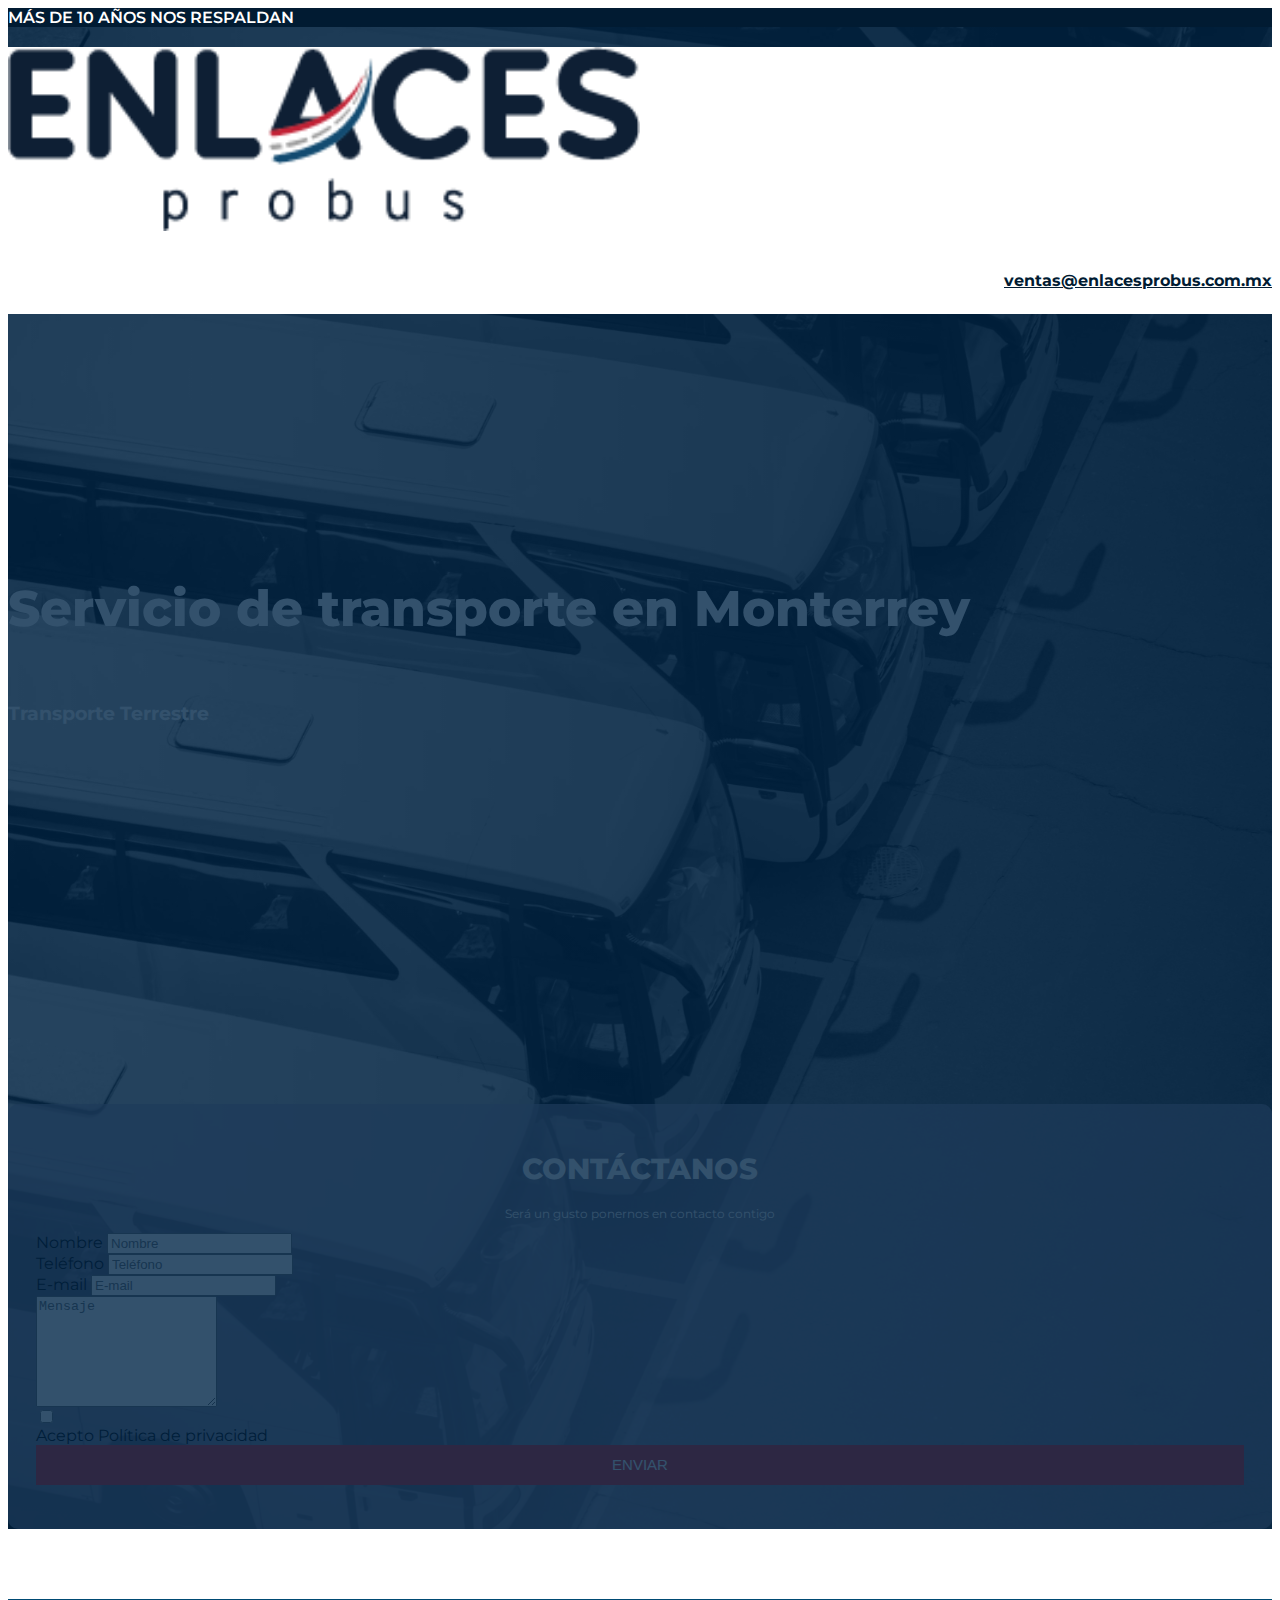
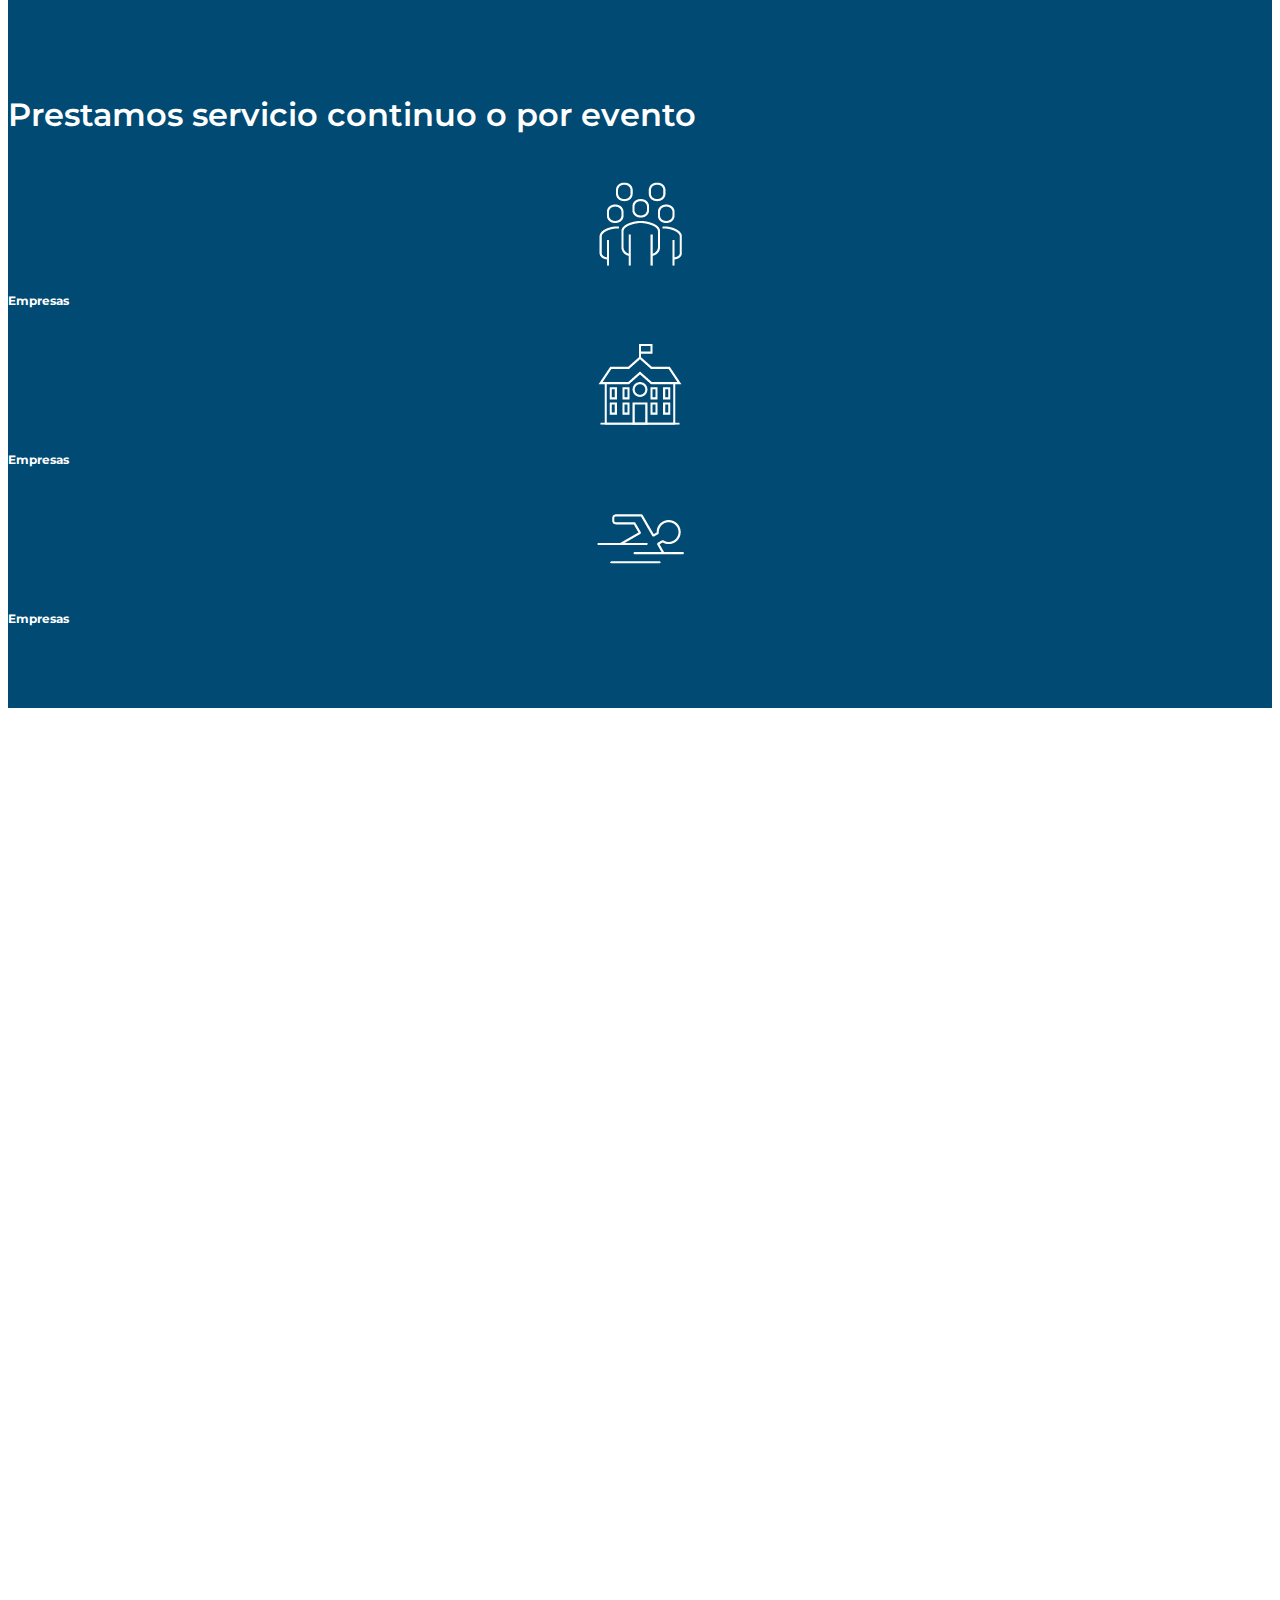
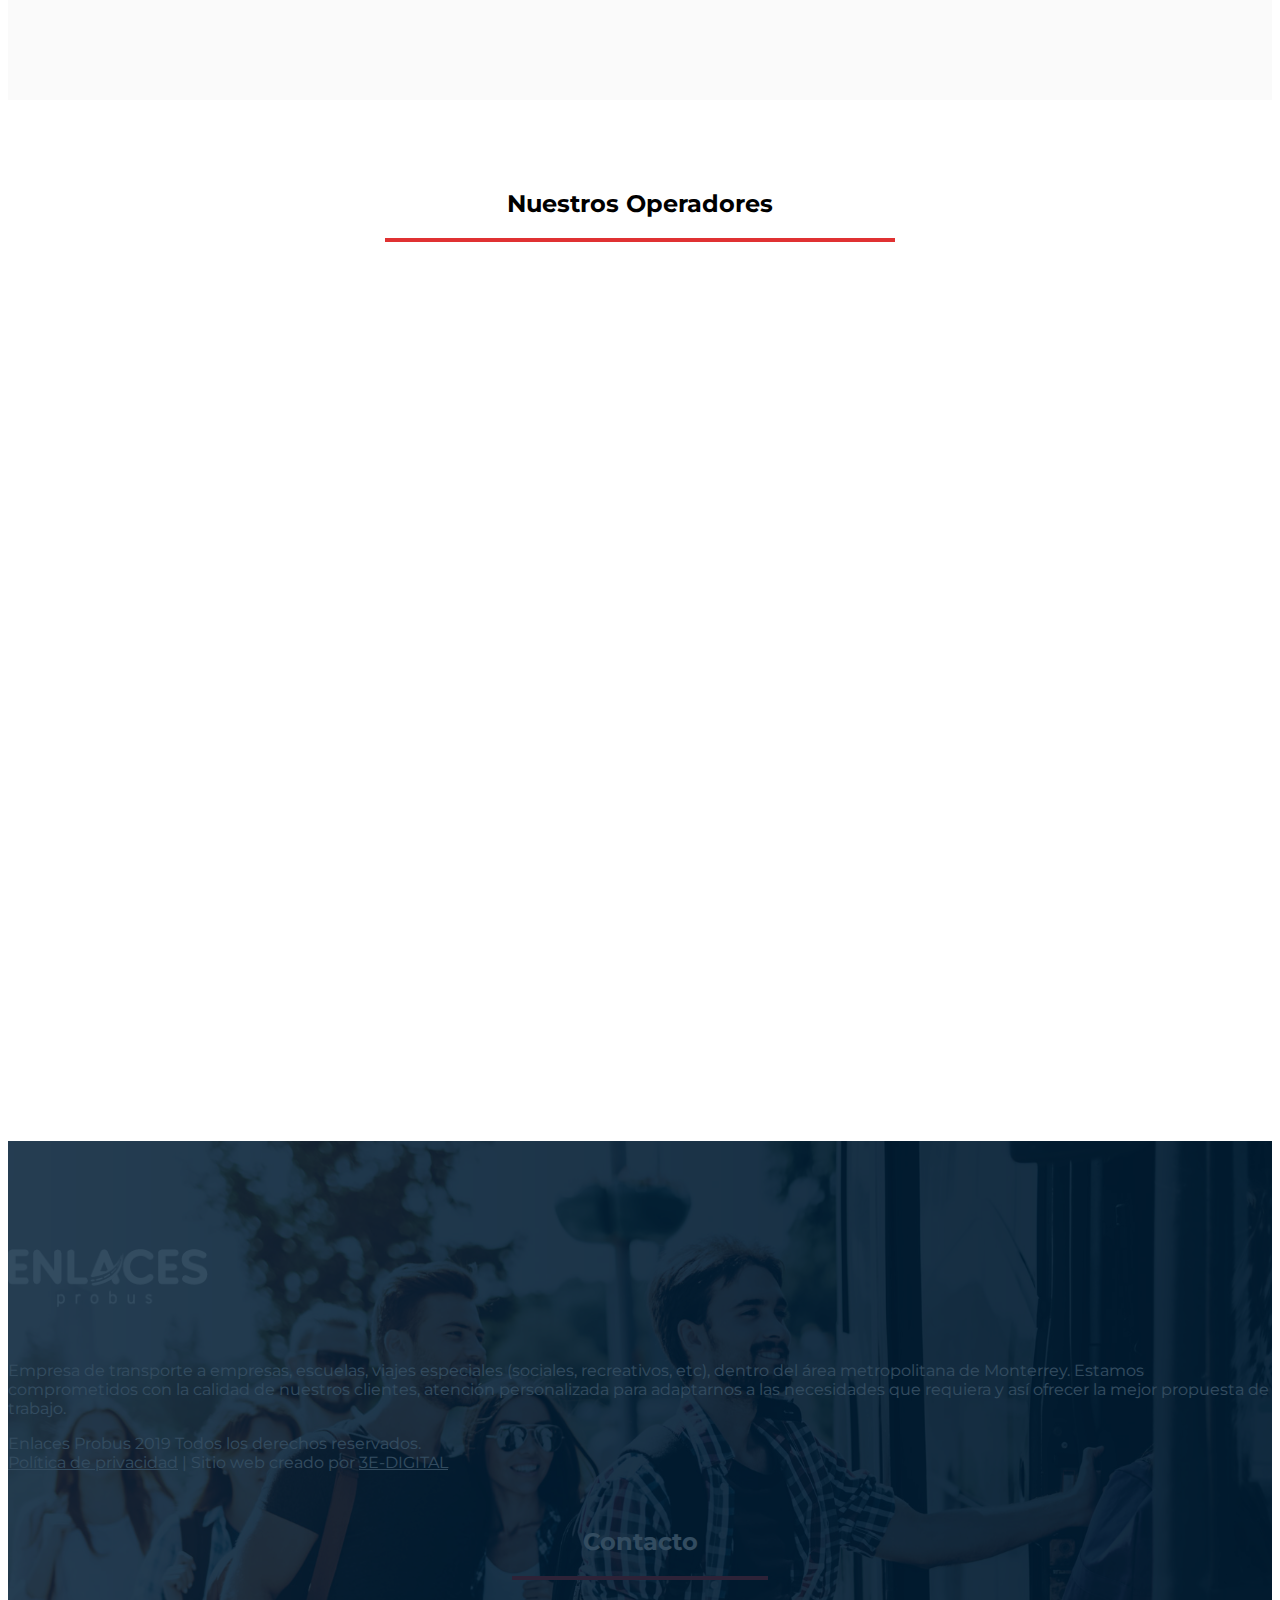
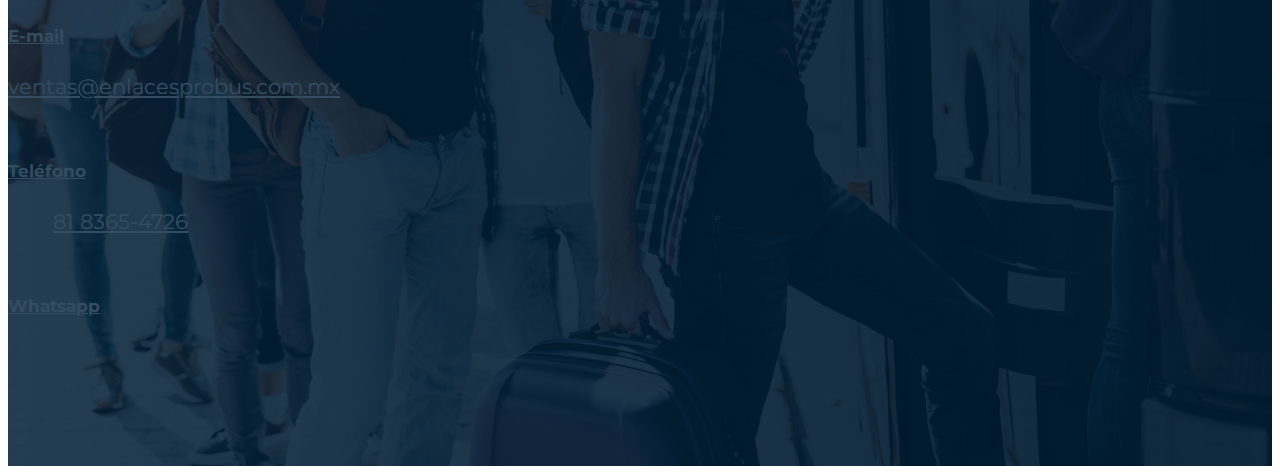
<file: index.html>
<html lang="es">

<head>
    <meta charset="UTF-8">
    <meta name="viewport" content="width=device-width, initial-scale=1.0">
    <meta http-equiv="X-UA-Compatible" content="ie=edge">
    <meta name="description" content=" Proveemos servicios de logística internacional  y Aduana reconocido a nivel mundial. 
    Ofrecemos los contactos globales y la experiencia para administrar todos los aspectos de sus procesos de envíos internacionales de exportación e importación.
    ">
    <meta name="author" content="Perla Holguín">
    <title>Tarian | G & G Asesoría empresarial | Servicios Jurídicos Inmobiliarios. </title>
    <!-- Bootstrap CSS -->
    <link rel="stylesheet" href="https://stackpath.bootstrapcdn.com/bootstrap/4.1.3/css/bootstrap.min.css"
        integrity="sha384-MCw98/SFnGE8fJT3GXwEOngsV7Zt27NXFoaoApmYm81iuXoPkFOJwJ8ERdknLPMO" crossorigin="anonymous">
    <link href="https://fonts.googleapis.com/css?family=Montserrat:400,600,800" rel="stylesheet">
    <link rel="stylesheet" href="https://use.fontawesome.com/releases/v5.5.0/css/all.css"
        integrity="sha384-B4dIYHKNBt8Bc12p+WXckhzcICo0wtJAoU8YZTY5qE0Id1GSseTk6S+L3BlXeVIU" crossorigin="anonymous">
    <link rel="shortcut icon" href="images/fav.png" type="image/x-icon" />
    <link rel="stylesheet" href="css/simpletextrotator.css">
    <link rel="stylesheet" href="OwlCarousel2-2.3.4/dist/assets/owl.carousel.min.css">
    <link rel="stylesheet" href="OwlCarousel2-2.3.4/dist/assets/owl.theme.default.min.css">
    <!--animaciones  para la página-->
    <link href="https://unpkg.com/aos@2.3.1/dist/aos.css" rel="stylesheet">
    <link rel="stylesheet" href="css/style.css">
</head>

<body>

    <section id="intro">
        <div id="nav">
            <nav class="navbar yellow container">

                <ul class="navbar justify-content-xs-end">
                    <li class="nav-item">
                        <a class="nav-link">
                            <span>MÁS DE 10 AÑOS NOS RESPALDAN</span>
                        </a>
                    </li>
                </ul>

            </nav>
        </div>

        <div class="navbar-navegar">
            <div class="container">

                <div class="row">

                    <div class="col-xs-12 col-sm-12 col-md-12 col-lg-4">
                        <div class="logo-espacio">
                            <img src="images/icons/Recurso12.png" alt="logo" class="logo">
                        </div>
                    </div>

                    <div class="col-xs-12 col-sm-12 col-md-12 col-lg-8">
                        <nav id="main-nav" class="main-nav">

                            <ul class="navegar-pagina">
                                <li class="navegar-pagina-item">
                                    <a href="mailto:ventas@enlacesprobus.com.mx" class="menu-link">
                                        <i class="fas fa-envelope"></i>
                                        ventas@enlacesprobus.com.mx
                                    </a>
                                </li>

                            </ul>

                        </nav>
                    </div>

                </div>

            </div>
        </div>



        <div class="container ">
            <div class="row">
                <div class="col-xs-12  col-md-6 ">
                    <h1>Servicio de transporte en Monterrey <br> </h1>
                    <h3 class="subt"><span class="rotate"> Transporte Terrestre | Transporte Marítimo | Transporte Aereo
                            | Transporte Ferroviario | Servicios Especiales </span>
                    </h3>


                    <div class="row centrar">
                        <a href="tel:+52(81)83654726"> <button class="btn-1 " data-aos="fade-left"
                                data-aos-duration="1800"> LLÁMANOS</button></a>
                    </div>
                </div>
                <div class="col-xs-12 contacto col-sm-7 col-md-5 col-lg-4  ml-auto oculto-1">
                    <h1 class="white text-contact">CONTÁCTANOS</h1>
                    <p class="white text-contact-p">Será un gusto ponernos en contacto contigo</p>
                    <form id="contact-form" method="post" role="form" action="mail/formulario-contacto.php">
                        <div class="ajax-hidden">
                            <div class="form-group">
                                <label class="sr-only" for="c_name">Nombre</label>
                                <input type="text" id="c_name" class="form-control" name="c_name" placeholder="Nombre">
                            </div>
                            <div class="form-group">
                                <label class="sr-only" for="c_phone">Teléfono </label>
                                <input type="number" id="c_phone" class="form-control" name="c_phone"
                                    placeholder="Teléfono">
                            </div>
                            <div class="form-group">
                                <label class="sr-only" for="c_email">E-mail </label>
                                <input type="email" id="c_email" class="form-control" name="c_email"
                                    placeholder="E-mail">
                            </div>
                            <div class="form-group">
                                <textarea class="form-control" id="c_message" name="c_message" rows="7"
                                    placeholder="Mensaje"></textarea>
                            </div>
                            <div class="form-group">
                                <div class="form-row">


                                    <div class="col-md-2">
                                        <input type="checkbox" name="" id="c_terms" class="form-control">

                                    </div>
                                    <div class="col-md-10 align-self-center">
                                        <label for="c_terms">Acepto Política de privacidad </label>
                                    </div>
                                </div>
                            </div>

                            <button type="submit" class="btn-enviar">
                                ENVIAR
                            </button>
                        </div>
                        <div class="ajax-response"></div>
                    </form>
                </div>
            </div>
        </div>
    </section>

    <section class="envios">
        <div class="container">
            <div class="row">
                <div class="col-xs-12 col-sm-12 envios-section text-center">
                    <h2 class="envios2-title">Prestamos servicio continuo o por evento </h2>
                </div>
            </div>
            <div class="row">
                <div class="col-xs-12 col-sm-12 col-md-4">
                    <img src="images/icons/Recurso3.png" alt="" class="img-responsive img-servicios">
                    <h3 class="white text-center">Empresas</h3>
                </div>
                <div class="col-xs-12 col-sm-12 col-md-4">
                    <img src="images/icons/Recurso2.png" alt="" class="img-responsive img-servicios">
                    <h3 class="white text-center">Empresas</h3>
                </div>
                <div class="col-xs-12 col-sm-12 col-md-4">
                    <img src="images/icons/Recurso1.png" alt="" class="img-responsive img-servicios">
                    <h3 class="white text-center">Empresas</h3>
                </div>
            </div>
        </div>
    </section>

    <section class="titulo-servicios container" data-aos="fade-up">
        <h2 class="text-center">Nuestro Servicio</h2>
        <hr style="border: 2px solid rgba(224, 49, 50, 1); width:40%; margin-bottom: 15px;">

        <div class="row">
            <div class="col-xs-12 col-md-2"></div>
            <div class="col-xs-12 col-md-8">
                <span class="subtitulo-servicios ">
                    <span class="subtitulo-servicios" style="width:60%;">
                        Estamos comprometidos con la calidad de nuestro trabajo por la cual Ofrecemos
                        a nuestros clientes atención personalizada para adaptarnos a las necesidades
                        que requiera y así, ofrecer la mejor propuesta de trabajo
                    </span>
                </span>
            </div>
            <div class="col-xs-12 col-md-2"></div>
        </div>
    </section>

    <!--Servicios sección-->
    <section class="servicios" data-aos="fade-up" data-aos="fade-up" data-aos-duration="1800">

        <div class="container">

            <div class="row justify-content-xs-center">
                <div class="col-xs-12 col-md-4  services-padding ">
                    <img src="images/icons/Recurso4.png" alt="imagen-ProBus" width="60" class="oculto imagen-servicios">
                    <h5 class="transporte-service">Diseño y elaboración de rutas</h5>

                </div>

                <div class="col-xs-12 col-md-4 services-padding " data-aos="fade-up" data-aos-duration="1300">
                    <img src="images/icons/Recurso5.png" alt="imagen-ProBus" width="60" class="oculto imagen-servicios">
                    <h5 class="transporte-service">Puntualidad </h5>

                </div>

                <div class="col-xs-12 col-md-4 services-padding">
                    <img src="images/icons/Recurso6.png" alt="imagen-ProBus" width="60" class="oculto imagen-servicios">
                    <h5 class="transporte-service">Supervisión</h5>
                </div>

            </div>

            <div class="row">
                <a href="#" class="btn-5">Solicita tu servicio</a>
            </div>
        </div>
    </section>

    <section class="ventajas">
        <div class="container">

        </div>
    </section>

    <section class="cobertura">
        <div class="container">
            <div class="row">
                <div class="col-xs-12 col-sm-12">
                    <h2 class="text-center">Nuestros Operadores</h2>
                    <hr style="border: 2px solid rgba(224, 49, 50, 1); width:40%; margin-bottom: 25px;">

                </div>
            </div>

            <div class="row" data-aos="fade">
                <div class="col-xs-12 col-sm-12 col-md-3">
                    <img src="images/icons/Recurso7.png" alt="ProBus - operadores" class="clientes-logo">
                    <h5 class="transporte-service">Altamente Capacitados</h5>
                </div>

                <div class="col-xs-12 col-sm-12 col-md-3">
                    <img src="images/icons/Recurso8.png" alt="ProBus - operadores" class="clientes-logo">
                    <h5 class="transporte-service">Debidamente uniformados</h5>
                </div>

                <div class="col-xs-12 col-sm-12 col-md-3">
                    <img src="images/icons/Recurso9.png" alt="ProBus - operadores" class="clientes-logo">
                    <h5 class="transporte-service">Capacitación continua</h5>
                </div>

                <div class="col-xs-12 col-sm-12 col-md-3">
                    <img src="images/icons/Recurso10.png" alt="ProBus - operadores" class="clientes-logo">
                    <h5 class="transporte-service">Amabilidad y Cortesía</h5>
                </div>
                <!--/col-->
            </div>
            <!--/row-->
        </div>
        <!--/container-->
    </section>

    <section class=" mostrar-1 text-center ">
        <div class="container">

            <div class="row justify-content-center">
                <div class="titulo-servicios container">
                    <h2 class="text-center">Contacto</h2>

                    <hr style="border: 2px solid rgba(224, 49, 50, 1); width:20%; margin-bottom: 0px"> <br>
                    <span class="subtitulo-servicios" style="width:60%;">Será un gusto contactarnos contigo.</span>
                    <form style="padding: 30px 20px;" action="mail/FormularioContacto.php" id="contact-form"
                        method="post" role="form">
                        <div class="ajax-hidden">
                            <div class="form-group">
                                <label class="sr-only" for="c_name">Nombre</label>
                                <input type="text" id="c_name" class="form-control" name="c_name" placeholder="Nombre">
                            </div>
                            <div class="form-group">
                                <label class="sr-only" for="c_phone">Telefono </label>
                                <input type="number" id="c_phone" class="form-control" name="c_phone"
                                    placeholder="Telefono">
                            </div>
                            <div class="form-group">
                                <label class="sr-only" for="c_email">E-mail </label>
                                <input type="email" id="c_email" class="form-control" name="c_email"
                                    placeholder="E-mail">
                            </div>
                            <div class="form-group">
                                <textarea class="form-control" id="c_message" name="c_message" rows="7"
                                    placeholder="Mensaje"></textarea>
                            </div>

                            <button type="submit" class="btn-enviar">
                                ENVIAR
                            </button>
                        </div>
                        <div class="ajax-response"></div>
                    </form>

                </div>

                <div>
                </div>
    </section>


    <footer>

        <div class="container">
            <div class="row">
                <div class="col-xs-12 col-sm-6 text-xs-center text-md-left">
                    <h3 class="footer footer-text oculto"> 
                        <img src="images/icons/Recurso11.png" width="200" alt="">
                    </h3>
                    <br>
                    <p class=" footer-text oculto white">
                        Empresa de transporte a empresas, escuelas, viajes especiales
                        (sociales, recreativos, etc), dentro del área metropolitana
                        de Monterrey. Estamos comprometidos con la calidad de nuestros
                        clientes, atención personalizada para adaptarnos a las necesidades
                        que requiera y así ofrecer la mejor propuesta de trabajo.
                    </p>
                    <p class="footer-text oculto white">
                        Enlaces Probus 2019 Todos los derechos reservados.
                        <br>
                        <a class="color ocultar-3e" href="privacidad.html" target="_blank">Política de privacidad</a> |
                        Sitio web creado por <a class="color ocultar-3e" href="http://www.3e-digital.com/"
                            target="_blank">3E-DIGITAL</a>
                    </p>
                </div>


                <div class="col-xs-12 col-sm-6 ml-auto margen-movil2 text-center ">
                    <h3 class="footer footer-text mostrar-imagen-servicios "> <img src="images/icons/Recurso11.png" width="200" alt=""></h3>

                    <br>

                    <div class="justify-content-center">
                        <h2 class="text-center white oculto">Contacto</h2>
                        <hr style="border: 2px solid rgba(224, 49, 50, 1); width:20%; margin-bottom: 0px"> <br>

                        <a class="link" href="mailto:ventas@enlacesprobus.com.mx">
                            <h5><i class="fas fa-envelope"></i> E-mail</h5>
                            <span> ventas@enlacesprobus.com.mx</span>
                        </a>

                        <br>

                        <a class="link" href="tel:8183654726">
                            <h5><i class="fas fa-phone"></i> Teléfono </h5>
                            <span style="padding-left:45px;"> 81 8365-4726</span>
                        </a>

                        <br>

                        <a class="link"
                            href="https://api.whatsapp.com/send?phone=8110068894&text=Hola Necesito mas información"
                            target="_blank">
                            <h5>
                                <i class="fab fa-whatsapp"></i> Whatsapp
                            </h5>
                        </a>


                        <br> <br>

                        <div class="mostrar-imagen-servicios white">
                            <p class="">Somos una empresa Es un proveedor de servicios de logística internacional y
                                Aduana reconocido a nivel mundial.
                                <br> <br> Ofrecemos los contactos globales y la experiencia para administrar todos
                                los aspectos de sus procesos de envíos internacionales de exportación e importación
                            </p>
                            <p class="peque">
                                Copyright © The Real Network Business 2019, Todos los derechos
                                reservados.
                            </p>
                            <p class=" peque">
                                <a class="color " href="privacidad.html" target="_blank"> Política de
                                    Privacidad
                                </a>
                            </p>
                            <p class="peque">
                                <a class="color" href="http://www.3e-digital.com/" target="_blank">
                                    Diseñado por 3e-Digital
                                </a>
                            </p>
                        </div>

                    </div>
                </div>
            </div>
        </div>
    </footer>

    <script src="https://code.jquery.com/jquery-3.3.1.slim.min.js"
        integrity="sha384-q8i/X+965DzO0rT7abK41JStQIAqVgRVzpbzo5smXKp4YfRvH+8abtTE1Pi6jizo"
        crossorigin="anonymous"></script>
    <script src="https://cdnjs.cloudflare.com/ajax/libs/popper.js/1.14.3/umd/popper.min.js"
        integrity="sha384-ZMP7rVo3mIykV+2+9J3UJ46jBk0WLaUAdn689aCwoqbBJiSnjAK/l8WvCWPIPm49"
        crossorigin="anonymous"></script>
    <script src="https://stackpath.bootstrapcdn.com/bootstrap/4.1.3/js/bootstrap.min.js"
        integrity="sha384-ChfqqxuZUCnJSK3+MXmPNIyE6ZbWh2IMqE241rYiqJxyMiZ6OW/JmZQ5stwEULTy"
        crossorigin="anonymous"></script>
    <script src="js/jquery-3.3.1.min.js"></script>
    <script src="js/jquery.simple-text-rotator.min.js"></script>
    <script src="https://unpkg.com/aos@2.3.1/dist/aos.js"></script>
    <script src="js/custom.js"></script>
    <script>
        AOS.init();
    </script>

    <script>
        $(".rotate").textrotator({
            animation: "dissolve",
            separator: "|",
            speed: 2000
        });
    </script>
</body>

</html>
</file>
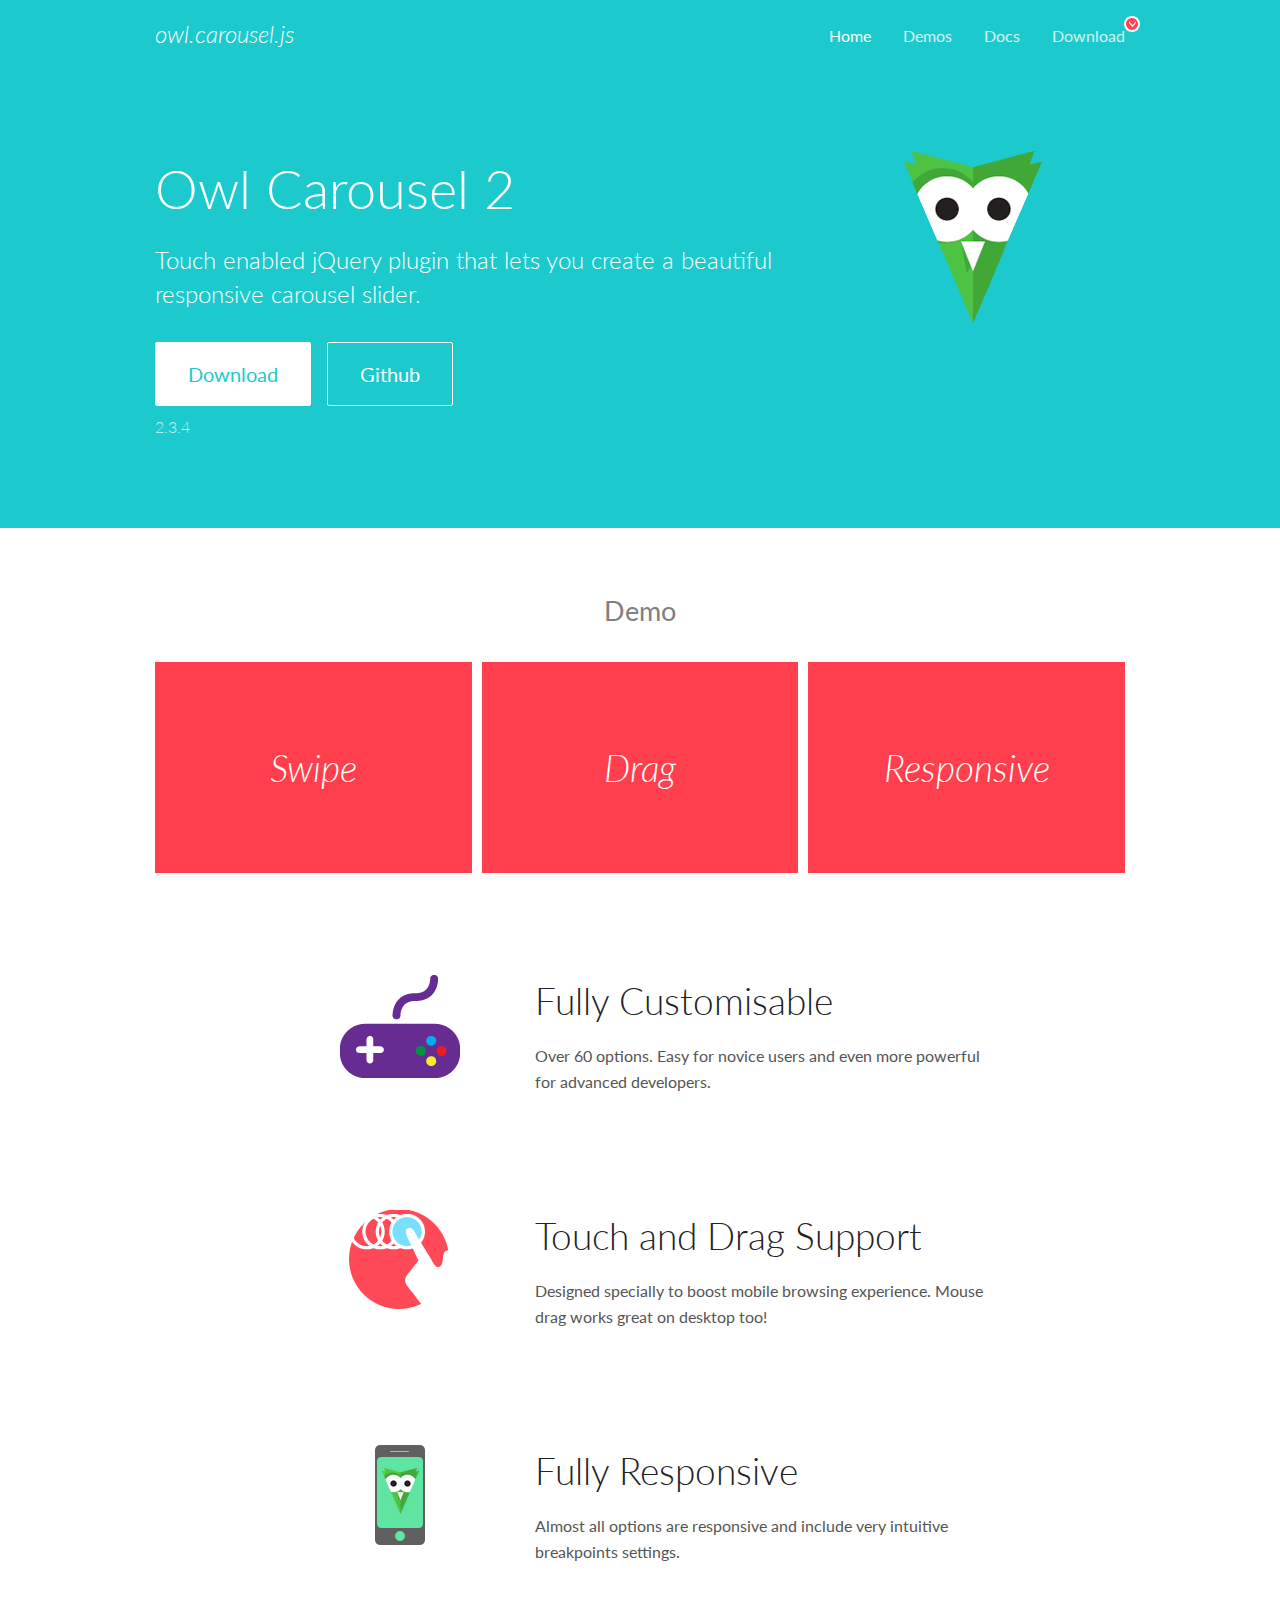
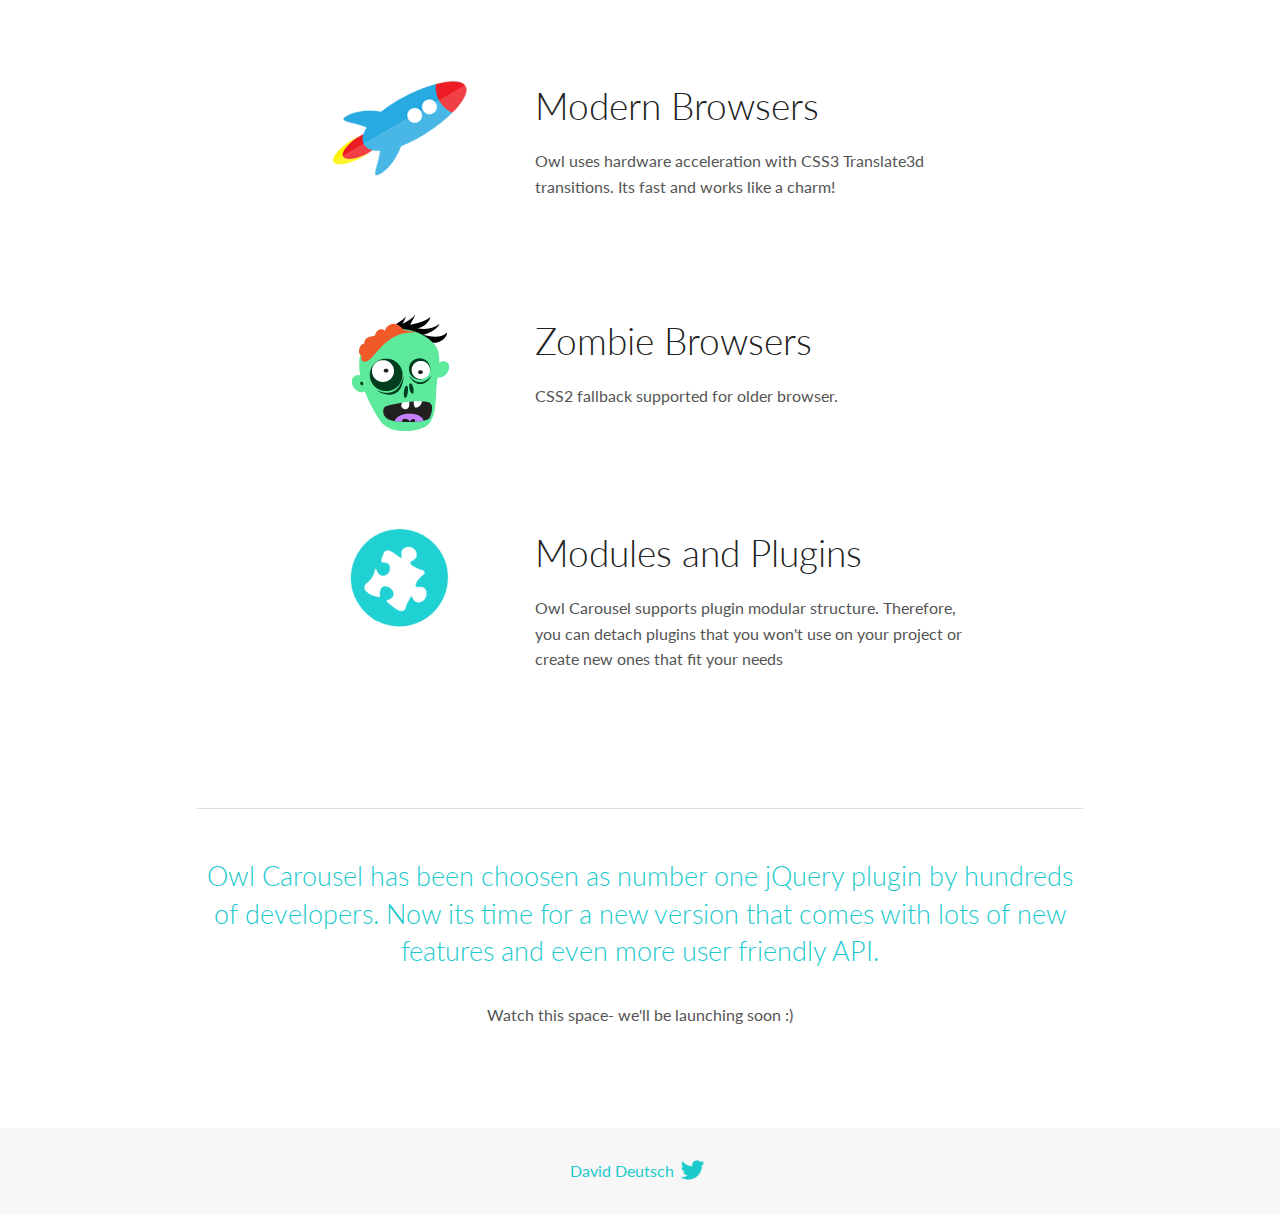
<file: OwlCarousel2-2.3.4/docs/index.html>
<!DOCTYPE html>
<html lang="en">
  <head>

    <!-- head -->
    <meta charset="utf-8">
    <meta name="msapplication-tap-highlight" content="no" />
    <meta name="viewport" content="width=device-width, initial-scale=1.0" />
    <meta name="description" content="Touch enabled jQuery plugin that lets you create beautiful responsive carousel slider.">
    <meta name="author" content="David Deutsch">
    <title>
      Home | Owl Carousel | 2.3.4
    </title>

    <!-- Stylesheets -->
    <link href='https://fonts.googleapis.com/css?family=Lato:300,400,700,400italic,300italic' rel='stylesheet' type='text/css'>
    <link rel="stylesheet" href="assets/css/docs.theme.min.css">

    <!-- Owl Stylesheets -->
    <link rel="stylesheet" href="assets/owlcarousel/assets/owl.carousel.min.css">
    <link rel="stylesheet" href="assets/owlcarousel/assets/owl.theme.default.min.css">

    <!-- HTML5 shim and Respond.js IE8 support of HTML5 elements and media queries -->

    <!--[if lt IE 9]>
      <script src="https://oss.maxcdn.com/libs/html5shiv/3.7.0/html5shiv.js"></script>
      <script src="https://oss.maxcdn.com/libs/respond.js/1.3.0/respond.min.js"></script>
    <![endif]-->

    <!-- Favicons -->
    <link rel="apple-touch-icon-precomposed" sizes="144x144" href="assets/ico/apple-touch-icon-144-precomposed.png">
    <link rel="shortcut icon" href="assets/ico/favicon.png">
    <link rel="shortcut icon" href="favicon.ico">

    <!-- Yeah i know js should not be in header. Its required for demos.-->

    <!-- javascript -->
    <script src="assets/vendors/jquery.min.js"></script>
    <script src="assets/owlcarousel/owl.carousel.js"></script>
  </head>
  <body>

    <!-- header -->
    <header class="header">
      <div class="row">
        <div class="large-12 columns">
          <div class="brand left">
            <h3>
              <a href="/OwlCarousel2/">owl.carousel.js</a> 
            </h3>
          </div>
          <a id="toggle-nav" class="right">
            <span></span> <span></span> <span></span> 
          </a> 
          <div class="nav-bar">
            <ul class="clearfix">
              <li class="active">
                <a href="/OwlCarousel2/index.html">Home</a> 
              </li>
              <li> <a href="/OwlCarousel2/demos/demos.html">Demos</a>  </li>
              <li> <a href="/OwlCarousel2/docs/started-welcome.html">Docs</a>  </li>
              <li>
                <a href="https://github.com/OwlCarousel2/OwlCarousel2/archive/2.3.4.zip">Download</a> 
                <span class="download"></span> 
              </li>
            </ul>
          </div>
        </div>
      </div>
    </header>

    <!-- home panel -->
    <section id="hero">
      <div class="row">
        <div class="large-8 medium-8 columns">
          <h1>Owl Carousel 2</h1>
          <h4>Touch enabled jQuery plugin that lets you create a beautiful responsive carousel slider.</h4>
          <a href="https://github.com/OwlCarousel2/OwlCarousel2/archive/2.3.4.zip" class="hero-button">Download</a> 
          <a href="https://github.com/OwlCarousel2/OwlCarousel2" class="hero-button outline">Github</a> 
          <p>2.3.4</p>
        </div>
        <div class="large-4 medium-4 columns">
          <img class="owl-logo" src="assets/img/owl-logo.png" alt="mr. Owl">
        </div>
      </div>
    </section>

    <!-- body -->
    <div class="home-demo">
      <div class="row">
        <div class="large-12 columns">
          <h3>Demo</h3>
          <div class="owl-carousel">
            <div class="item">
              <h2>Swipe</h2>
            </div>
            <div class="item">
              <h2>Drag</h2>
            </div>
            <div class="item">
              <h2>Responsive</h2>
            </div>
            <div class="item">
              <h2>CSS3</h2>
            </div>
            <div class="item">
              <h2>Fast</h2>
            </div>
            <div class="item">
              <h2>Easy</h2>
            </div>
            <div class="item">
              <h2>Free</h2>
            </div>
            <div class="item">
              <h2>Upgradable</h2>
            </div>
            <div class="item">
              <h2>Tons of options</h2>
            </div>
            <div class="item">
              <h2>Infinity</h2>
            </div>
            <div class="item">
              <h2>Auto Width</h2>
            </div>
          </div>
        </div>
      </div>
    </div>
    <script>
      var owl = $('.owl-carousel');
      owl.owlCarousel({
        margin: 10,
        loop: true,
        responsive: {
          0: {
            items: 1
          },
          600: {
            items: 2
          },
          1000: {
            items: 3
          }
        }
      })
    </script>

    <!-- features -->
    <div id="features">
      <div class="row">
        <div class="small-12 medium-9 small-centered columns">
          <section class="row feature">
            <div class="medium-4 small-12 columns">
              <img src="assets/img/feature-options.png" alt="">
            </div>
            <div class="medium-8 small-12 columns">
              <h2>Fully Customisable</h2>
              <p>Over 60 options. Easy for novice users and even more powerful for advanced developers.</p>
            </div>
          </section>
          <section class="row feature">
            <div class="medium-4 small-12 columns">
              <img src="assets/img/feature-drag.png" alt="">
            </div>
            <div class="medium-8 small-12 columns">
              <h2>Touch and Drag Support</h2>
              <p>Designed specially to boost mobile browsing experience. Mouse drag works great on desktop too!</p>
            </div>
          </section>
          <section class="row feature">
            <div class="medium-4 small-12 columns">
              <img src="assets/img/feature-responsive.png" alt="">
            </div>
            <div class="medium-8 small-12 columns">
              <h2>Fully Responsive</h2>
              <p>Almost all options are responsive and include very intuitive breakpoints settings.</p>
            </div>
          </section>
          <section class="row feature">
            <div class="medium-4 small-12 columns">
              <img src="assets/img/feature-modern.png" alt="">
            </div>
            <div class="medium-8 small-12 columns">
              <h2>Modern Browsers</h2>
              <p>Owl uses hardware acceleration with CSS3 Translate3d transitions. Its fast and works like a charm! </p>
            </div>
          </section>
          <section class="row feature">
            <div class="medium-4 small-12 columns">
              <img src="assets/img/feature-zombie.png" alt="">
            </div>
            <div class="medium-8 small-12 columns">
              <h2>Zombie Browsers</h2>
              <p>CSS2 fallback supported for older browser.</p>
            </div>
          </section>
          <section class="row feature">
            <div class="medium-4 small-12 columns">
              <img src="assets/img/feature-module.png" alt="">
            </div>
            <div class="medium-8 small-12 columns">
              <h2>Modules and Plugins</h2>
              <p>Owl Carousel supports plugin modular structure. Therefore, you can detach plugins that you won&#x27;t use on your project or create new ones that fit your needs</p>
            </div>
          </section>
        </div>
      </div>
    </div>

    <!-- footer -->
    <section id="teaser-text">
      <div class="row">
        <div class="small-12 medium-11 small-centered columns">
          <hr>
          <h3 id="owl-carousel-has-been-choosen-as-number-one-jquery-plugin-by-hundreds-of-developers-now-its-time-for-a-new-version-that-comes-with-lots-of-new-features-and-even-more-user-friendly-api-">Owl Carousel has been choosen as number one jQuery plugin by hundreds of developers. Now its time for a new version that comes with lots of new features and even more user friendly API.</h3>
          <p>Watch this space- we&#39;ll be launching soon :)</p>
        </div>
      </div>
    </section>

    <!-- footer -->
    <footer class="footer">
      <div class="row">
        <div class="large-12 columns">
          <h5>
            <a href="/OwlCarousel2/docs/support-contact.html">David Deutsch</a> 
            <a id="custom-tweet-button" href="https://twitter.com/share?url=https://github.com/OwlCarousel2/OwlCarousel2&text=Owl Carousel - This is so awesome! " target="_blank"></a> 
          </h5>
        </div>
      </div>
    </footer>

    <!-- vendors -->
    <script src="assets/vendors/highlight.js"></script>
    <script src="assets/js/app.js"></script>
  </body>
</html>
</file>
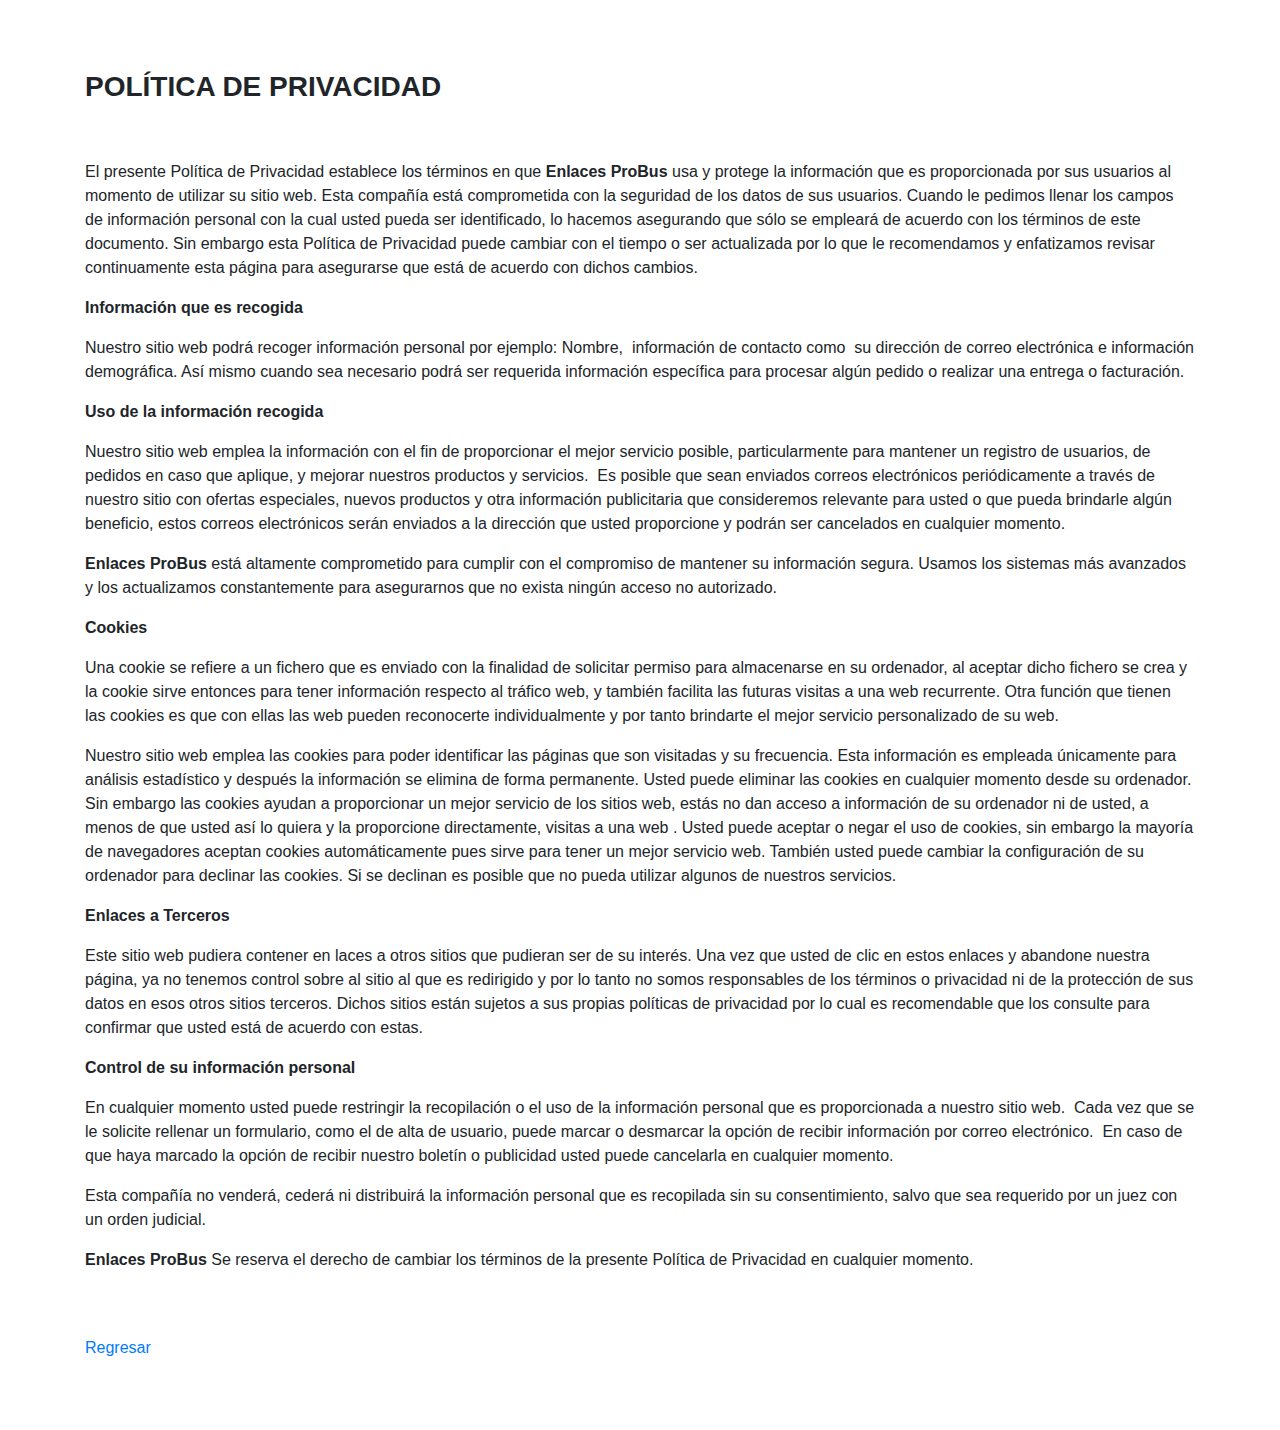
<file: privacidad.html>
<!doctype html>
<html lang="es">

<head>
  <!-- Required meta tags -->
  <meta charset="utf-8">
  <meta name="viewport" content="width=device-width, initial-scale=1, shrink-to-fit=no">
  <link rel="stylesheet" href="https://use.fontawesome.com/releases/v5.5.0/css/all.css"
    integrity="sha384-B4dIYHKNBt8Bc12p+WXckhzcICo0wtJAoU8YZTY5qE0Id1GSseTk6S+L3BlXeVIU" crossorigin="anonymous">

  <!-- Bootstrap CSS -->
  <link rel="stylesheet" href="https://maxcdn.bootstrapcdn.com/bootstrap/4.0.0/css/bootstrap.min.css"
    integrity="sha384-Gn5384xqQ1aoWXA+058RXPxPg6fy4IWvTNh0E263XmFcJlSAwiGgFAW/dAiS6JXm" crossorigin="anonymous">

  <title>Política de privacidad | Enlaces ProBus</title>
  <link rel="shortcut icon" href="images/icons/Recurso12.png" type="image/x-icon" />
</head>

<body>
  <div class="container" style="margin-top:70px; margin-bottom:70px;">
    <h3><strong>POLÍTICA DE PRIVACIDAD</strong></h3>
    <p></p>
    <p>&nbsp;</p>
    <p>El presente Política de Privacidad establece los términos en que <strong>Enlaces ProBus</strong>
      usa y protege la información que es proporcionada por sus usuarios al momento de utilizar su sitio web. Esta
      compañía está comprometida
      con la seguridad de los datos de sus usuarios. Cuando le pedimos llenar los campos de información personal con la
      cual usted pueda ser identificado,
      lo hacemos asegurando que sólo se empleará de acuerdo con los términos de este documento. Sin embargo esta
      Política de Privacidad puede cambiar con
      el tiempo o ser actualizada por lo que le recomendamos y enfatizamos revisar continuamente esta página para
      asegurarse que está de acuerdo con dichos cambios.</p>
    <p><strong>Información que es recogida</strong></p>
    <p>Nuestro sitio web podrá recoger información personal por ejemplo: Nombre,&nbsp; información de contacto
      como&nbsp; su dirección de correo electrónica e información demográfica. Así mismo cuando sea necesario podrá ser
      requerida información específica para procesar algún pedido o realizar una entrega o facturación.</p>
    <p><strong>Uso de la información recogida</strong></p>
    <p>Nuestro sitio web emplea la información con el fin de proporcionar el mejor servicio posible, particularmente
      para mantener un registro de usuarios, de pedidos en caso que aplique, y mejorar nuestros productos y servicios.
      &nbsp;Es posible que sean enviados correos electrónicos periódicamente a través de nuestro sitio con ofertas
      especiales, nuevos productos y otra información publicitaria que consideremos relevante para usted o que pueda
      brindarle algún beneficio, estos correos electrónicos serán enviados a la dirección que usted proporcione y podrán
      ser cancelados en cualquier momento.</p>
    <p><strong>Enlaces ProBus</strong> está altamente comprometido para cumplir con el compromiso de mantener
      su información segura. Usamos los sistemas más avanzados y los actualizamos constantemente para asegurarnos que no
      exista ningún acceso no autorizado.</p>
    <p><strong>Cookies</strong></p>
    <p>Una cookie se refiere a un fichero que es enviado con la finalidad de solicitar permiso para almacenarse en su
      ordenador, al aceptar dicho fichero se crea y la cookie sirve entonces para tener información respecto al tráfico
      web, y también facilita las futuras visitas a una web recurrente. Otra función que tienen las cookies es que con
      ellas las web pueden reconocerte individualmente y por tanto brindarte el mejor servicio personalizado de su web.
    </p>
    <p>Nuestro sitio web emplea las cookies para poder identificar las páginas que son visitadas y su frecuencia. Esta
      información es empleada únicamente para análisis estadístico y después la información se elimina de forma
      permanente. Usted puede eliminar las cookies en cualquier momento desde su ordenador. Sin embargo las cookies
      ayudan a proporcionar un mejor servicio de los sitios web, estás no dan acceso a información de su ordenador ni de
      usted, a menos de que usted así lo quiera y la proporcione directamente, visitas a una web </a>. Usted puede
      aceptar o negar el uso de cookies, sin embargo la mayoría de navegadores aceptan cookies automáticamente pues
      sirve para tener un mejor servicio web. También usted puede cambiar la configuración de su ordenador para declinar
      las cookies. Si se declinan es posible que no pueda utilizar algunos de nuestros servicios.</p>
    <p><strong>Enlaces a Terceros</strong></p>
    <p>Este sitio web pudiera contener en laces a otros sitios que pudieran ser de su interés. Una vez que usted de clic
      en estos enlaces y abandone nuestra página, ya no tenemos control sobre al sitio al que es redirigido y por lo
      tanto no somos responsables de los términos o privacidad ni de la protección de sus datos en esos otros sitios
      terceros. Dichos sitios están sujetos a sus propias políticas de privacidad por lo cual es recomendable que los
      consulte para confirmar que usted está de acuerdo con estas.</p>
    <p><strong>Control de su información personal</strong></p>
    <p>En cualquier momento usted puede restringir la recopilación o el uso de la información personal que es
      proporcionada a nuestro sitio web.&nbsp; Cada vez que se le solicite rellenar un formulario, como el de alta de
      usuario, puede marcar o desmarcar la opción de recibir información por correo electrónico. &nbsp;En caso de que
      haya marcado la opción de recibir nuestro boletín o publicidad usted puede cancelarla en cualquier momento.</p>
    <p>Esta compañía no venderá, cederá ni distribuirá la información personal que es recopilada sin su consentimiento,
      salvo que sea requerido por un juez con un orden judicial.</p>
    <p><strong>Enlaces ProBus</strong> Se reserva el derecho de cambiar los términos de la presente Política
      de Privacidad en cualquier momento.</p>
    <br><br>
    <a href="index.php"> <i class="fas fa-undo"></i> Regresar</a>
  </div>



  <!-- Optional JavaScript -->
  <!-- jQuery first, then Popper.js, then Bootstrap JS -->
  <script src="https://code.jquery.com/jquery-3.2.1.slim.min.js"
    integrity="sha384-KJ3o2DKtIkvYIK3UENzmM7KCkRr/rE9/Qpg6aAZGJwFDMVNA/GpGFF93hXpG5KkN"
    crossorigin="anonymous"></script>
  <script src="https://cdnjs.cloudflare.com/ajax/libs/popper.js/1.12.9/umd/popper.min.js"
    integrity="sha384-ApNbgh9B+Y1QKtv3Rn7W3mgPxhU9K/ScQsAP7hUibX39j7fakFPskvXusvfa0b4Q"
    crossorigin="anonymous"></script>
  <script src="https://maxcdn.bootstrapcdn.com/bootstrap/4.0.0/js/bootstrap.min.js"
    integrity="sha384-JZR6Spejh4U02d8jOt6vLEHfe/JQGiRRSQQxSfFWpi1MquVdAyjUar5+76PVCmYl"
    crossorigin="anonymous"></script>
</body>

</html>
</file>
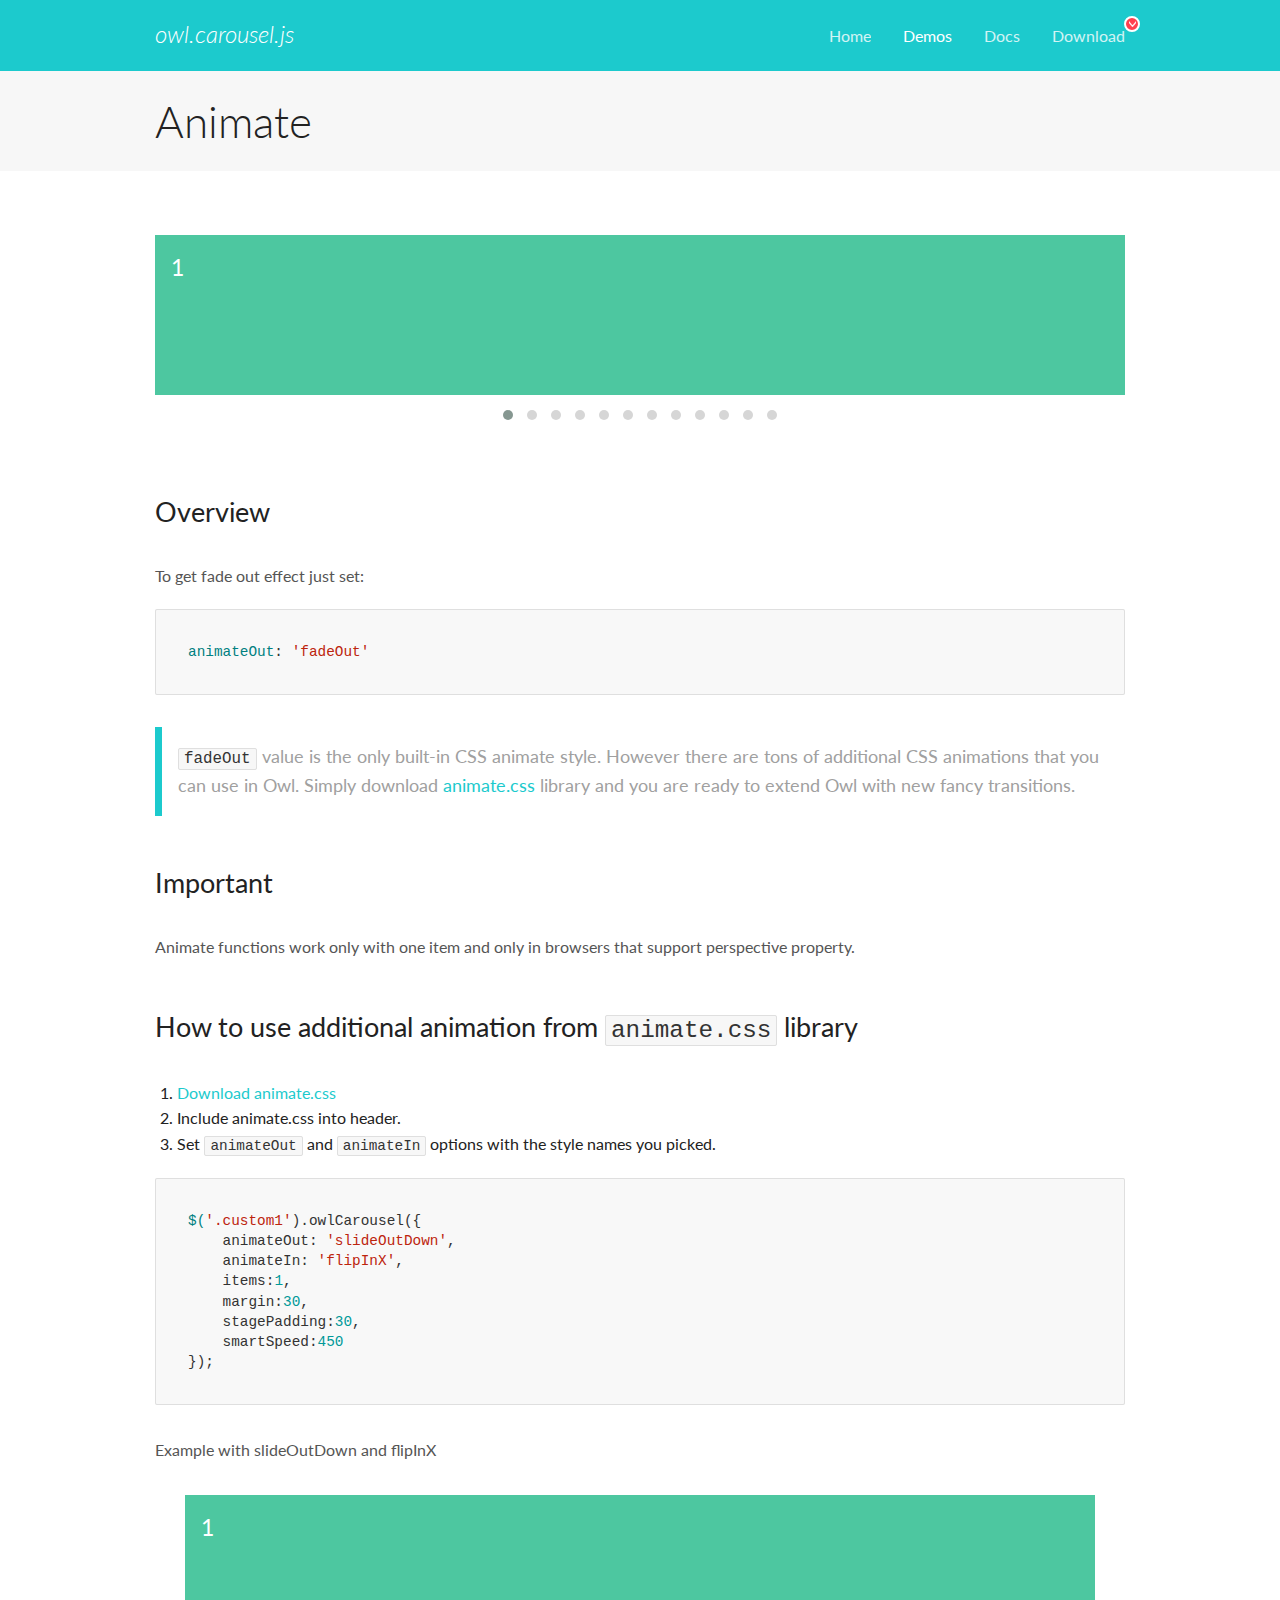
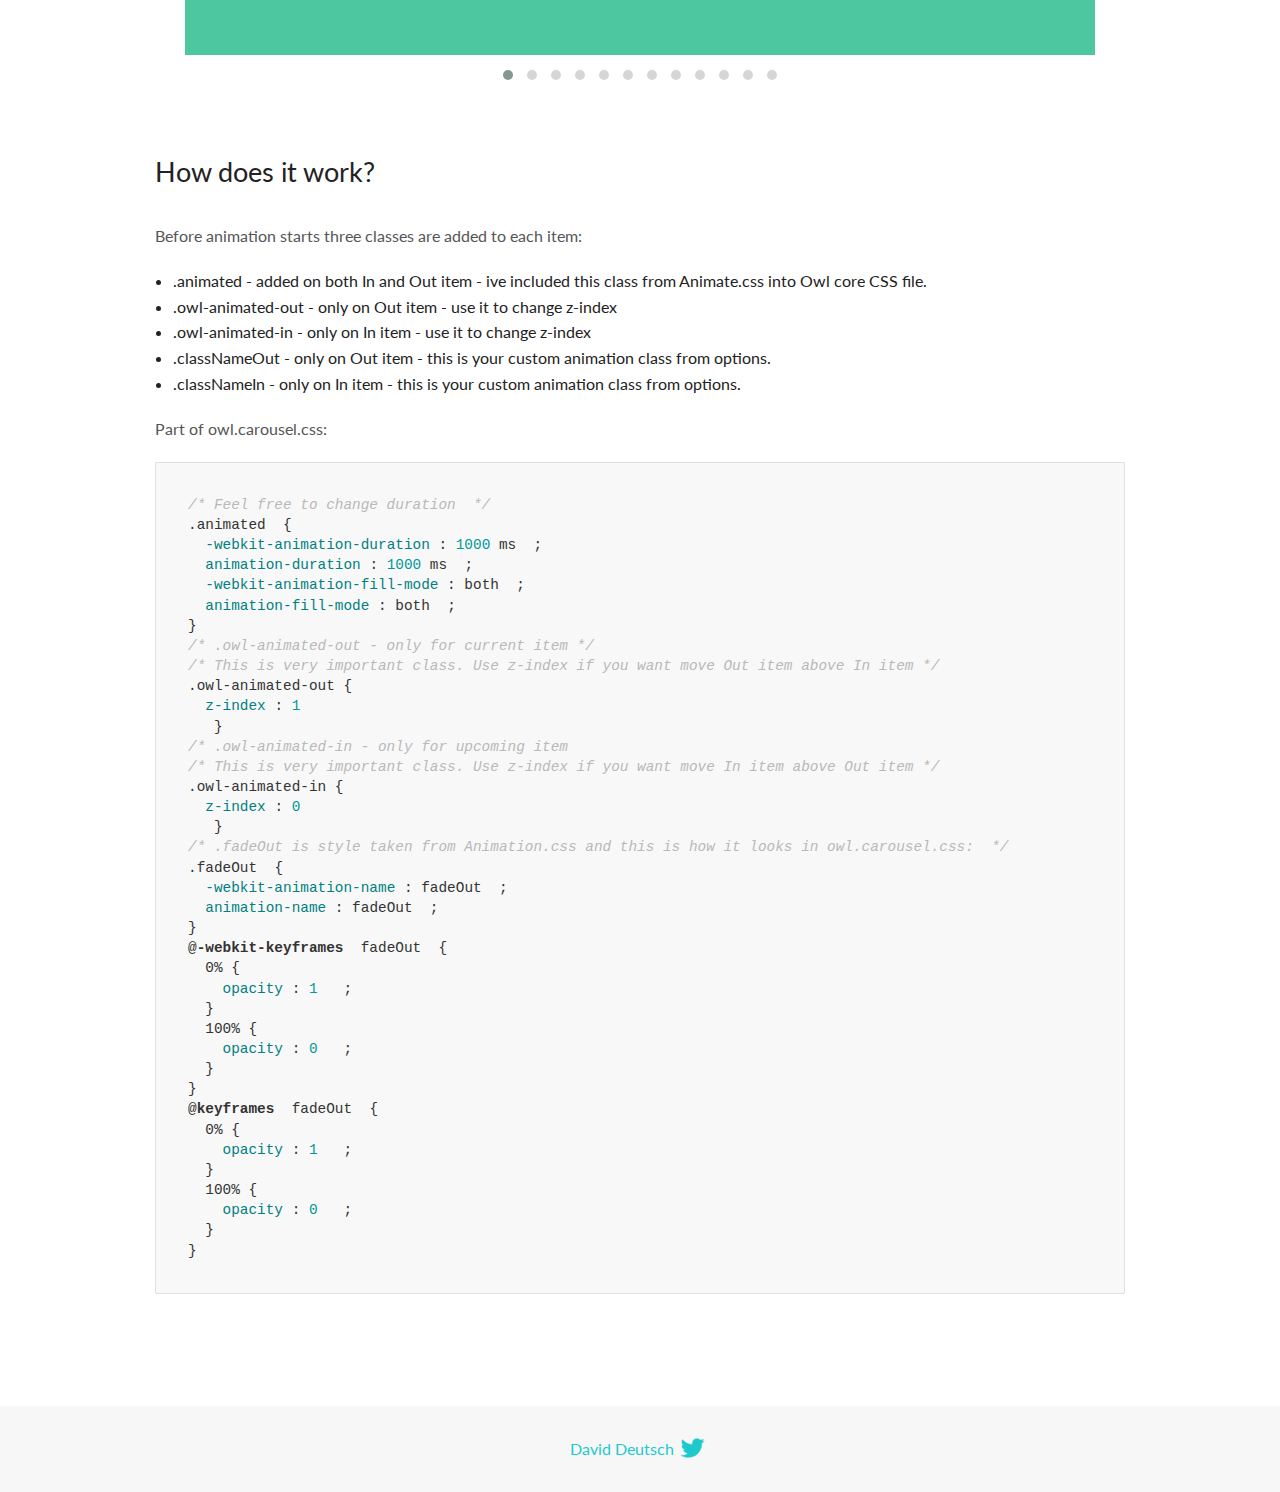
<file: OwlCarousel2-2.3.4/docs/demos/animate.html>
<!DOCTYPE html>
<html lang="en">
  <head>

    <!-- head -->
    <meta charset="utf-8">
    <meta name="msapplication-tap-highlight" content="no" />
    <meta name="viewport" content="width=device-width, initial-scale=1.0" />
    <meta name="description" content="Animate carousel">
    <meta name="author" content="David Deutsch">
    <title>
      Animate Demo | Owl Carousel | 2.3.4
    </title>

    <!-- Stylesheets -->
    <link href='https://fonts.googleapis.com/css?family=Lato:300,400,700,400italic,300italic' rel='stylesheet' type='text/css'>
    <link rel="stylesheet" href="../assets/css/docs.theme.min.css">

    <!-- Owl Stylesheets -->
    <link rel="stylesheet" href="../assets/owlcarousel/assets/owl.carousel.min.css">
    <link rel="stylesheet" href="../assets/owlcarousel/assets/owl.theme.default.min.css">

    <!-- HTML5 shim and Respond.js IE8 support of HTML5 elements and media queries -->

    <!--[if lt IE 9]>
      <script src="https://oss.maxcdn.com/libs/html5shiv/3.7.0/html5shiv.js"></script>
      <script src="https://oss.maxcdn.com/libs/respond.js/1.3.0/respond.min.js"></script>
    <![endif]-->

    <!-- Favicons -->
    <link rel="apple-touch-icon-precomposed" sizes="144x144" href="../assets/ico/apple-touch-icon-144-precomposed.png">
    <link rel="shortcut icon" href="../assets/ico/favicon.png">
    <link rel="shortcut icon" href="favicon.ico">

    <!-- Yeah i know js should not be in header. Its required for demos.-->

    <!-- javascript -->
    <script src="../assets/vendors/jquery.min.js"></script>
    <script src="../assets/owlcarousel/owl.carousel.js"></script>
  </head>
  <body>

    <!-- header -->
    <header class="header">
      <div class="row">
        <div class="large-12 columns">
          <div class="brand left">
            <h3>
              <a href="/OwlCarousel2/">owl.carousel.js</a> 
            </h3>
          </div>
          <a id="toggle-nav" class="right">
            <span></span> <span></span> <span></span> 
          </a> 
          <div class="nav-bar">
            <ul class="clearfix">
              <li> <a href="/OwlCarousel2/index.html">Home</a>  </li>
              <li class="active">
                <a href="/OwlCarousel2/demos/demos.html">Demos</a> 
              </li>
              <li> <a href="/OwlCarousel2/docs/started-welcome.html">Docs</a>  </li>
              <li>
                <a href="https://github.com/OwlCarousel2/OwlCarousel2/archive/2.3.4.zip">Download</a> 
                <span class="download"></span> 
              </li>
            </ul>
          </div>
        </div>
      </div>
    </header>

    <!-- title -->
    <section class="title">
      <div class="row">
        <div class="large-12 columns">
          <h1>Animate</h1>
        </div>
      </div>
    </section>

    <!--  Demos -->
    <section id="demos">
      <div class="row">
        <div class="large-12 columns">
          <div class="fadeOut owl-carousel owl-theme">
            <div class="item">
              <h4>1</h4>
            </div>
            <div class="item">
              <h4>2</h4>
            </div>
            <div class="item">
              <h4>3</h4>
            </div>
            <div class="item">
              <h4>4</h4>
            </div>
            <div class="item">
              <h4>5</h4>
            </div>
            <div class="item">
              <h4>6</h4>
            </div>
            <div class="item">
              <h4>7</h4>
            </div>
            <div class="item">
              <h4>8</h4>
            </div>
            <div class="item">
              <h4>9</h4>
            </div>
            <div class="item">
              <h4>10</h4>
            </div>
            <div class="item">
              <h4>11</h4>
            </div>
            <div class="item">
              <h4>12</h4>
            </div>
          </div>
          <h3 id="overview">Overview</h3>
          <p>To get fade out effect just set:</p>
          <pre><code>animateOut: &#39;fadeOut&#39;</code></pre>
          <blockquote>
            <p><code>fadeOut</code> value is the only built-in CSS animate style. However there are tons of additional CSS animations that you can use in Owl. Simply download
              <a href="https://daneden.github.io/animate.css/">animate.css</a>  library and you are ready to extend Owl with new fancy transitions.</p>
          </blockquote>
          <h3 id="important">Important</h3>
          <p>Animate functions work only with one item and only in browsers that support perspective property.</p>
          <h3 id="how-to-use-additional-animation-from-animate-css-library">How to use additional animation from <code>animate.css</code> library</h3>
          <ol>
            <li> <a href="https://daneden.github.io/animate.css/">Download animate.css</a>  </li>
            <li>Include animate.css into header.</li>
            <li>Set <code>animateOut</code> and <code>animateIn</code> options with the style names you picked.</li>
          </ol>
          <pre><code>$(&#39;.custom1&#39;).owlCarousel({
    animateOut: &#39;slideOutDown&#39;,
    animateIn: &#39;flipInX&#39;,
    items:1,
    margin:30,
    stagePadding:30,
    smartSpeed:450
});</code></pre>
          <p>Example with slideOutDown and flipInX</p>
          <div class="custom1 owl-carousel owl-theme">
            <div class="item">
              <h4>1</h4>
            </div>
            <div class="item">
              <h4>2</h4>
            </div>
            <div class="item">
              <h4>3</h4>
            </div>
            <div class="item">
              <h4>4</h4>
            </div>
            <div class="item">
              <h4>5</h4>
            </div>
            <div class="item">
              <h4>6</h4>
            </div>
            <div class="item">
              <h4>7</h4>
            </div>
            <div class="item">
              <h4>8</h4>
            </div>
            <div class="item">
              <h4>9</h4>
            </div>
            <div class="item">
              <h4>10</h4>
            </div>
            <div class="item">
              <h4>11</h4>
            </div>
            <div class="item">
              <h4>12</h4>
            </div>
          </div>
          <h3 id="how-does-it-work-">How does it work?</h3>
          <p>Before animation starts three classes are added to each item:</p>
          <ul>
            <li>.animated - added on both In and Out item - ive included this class from Animate.css into Owl core CSS file.</li>
            <li>.owl-animated-out - only on Out item - use it to change z-index</li>
            <li>.owl-animated-in - only on In item - use it to change z-index</li>
            <li>.classNameOut - only on Out item - this is your custom animation class from options.</li>
            <li>.classNameIn - only on In item - this is your custom animation class from options.</li>
          </ul>
          <p>Part of owl.carousel.css:</p>
          <pre><code class="language-css"><span class="comment">/* Feel free to change duration  */</span> 
<span class="class">.animated</span>  <span class="rules">{
  <span class="rule"><span class="attribute">-webkit-animation-duration</span> :<span class="value"> <span class="number">1000</span> ms</span> </span> ;
  <span class="rule"><span class="attribute">animation-duration</span> :<span class="value"> <span class="number">1000</span> ms</span> </span> ;
  <span class="rule"><span class="attribute">-webkit-animation-fill-mode</span> :<span class="value"> both</span> </span> ;
  <span class="rule"><span class="attribute">animation-fill-mode</span> :<span class="value"> both</span> </span> ;
<span class="rule">}</span> </span> 
<span class="comment">/* .owl-animated-out - only for current item */</span> 
<span class="comment">/* This is very important class. Use z-index if you want move Out item above In item */</span> 
<span class="class">.owl-animated-out</span> <span class="rules">{
  <span class="rule"><span class="attribute">z-index</span> :<span class="value"> <span class="number">1</span> 
</span> </span> </span> }
<span class="comment">/* .owl-animated-in - only for upcoming item
/* This is very important class. Use z-index if you want move In item above Out item */</span> 
<span class="class">.owl-animated-in</span> <span class="rules">{
  <span class="rule"><span class="attribute">z-index</span> :<span class="value"> <span class="number">0</span> 
</span> </span> </span> }
<span class="comment">/* .fadeOut is style taken from Animation.css and this is how it looks in owl.carousel.css:  */</span> 
<span class="class">.fadeOut</span>  <span class="rules">{
  <span class="rule"><span class="attribute">-webkit-animation-name</span> :<span class="value"> fadeOut</span> </span> ;
  <span class="rule"><span class="attribute">animation-name</span> :<span class="value"> fadeOut</span> </span> ;
<span class="rule">}</span> </span> 
<span class="at_rule">@<span class="keyword">-webkit-keyframes</span>  fadeOut </span> {
  0% <span class="rules">{
    <span class="rule"><span class="attribute">opacity</span> :<span class="value"> <span class="number">1</span> </span> </span> ;
  <span class="rule">}</span> </span> 
  100% <span class="rules">{
    <span class="rule"><span class="attribute">opacity</span> :<span class="value"> <span class="number">0</span> </span> </span> ;
  <span class="rule">}</span> </span> 
}
<span class="at_rule">@<span class="keyword">keyframes</span>  fadeOut </span> {
  0% <span class="rules">{
    <span class="rule"><span class="attribute">opacity</span> :<span class="value"> <span class="number">1</span> </span> </span> ;
  <span class="rule">}</span> </span> 
  100% <span class="rules">{
    <span class="rule"><span class="attribute">opacity</span> :<span class="value"> <span class="number">0</span> </span> </span> ;
  <span class="rule">}</span> </span> 
}</code></pre>
          <link rel="stylesheet" href="../assets/css/animate.css">
          <script>
            jQuery(document).ready(function($) {
              $('.fadeOut').owlCarousel({
                items: 1,
                animateOut: 'fadeOut',
                loop: true,
                margin: 10,
              });
              $('.custom1').owlCarousel({
                animateOut: 'slideOutDown',
                animateIn: 'flipInX',
                items: 1,
                margin: 30,
                stagePadding: 30,
                smartSpeed: 450
              });
            });
          </script>
        </div>
      </div>
    </section>

    <!-- footer -->
    <footer class="footer">
      <div class="row">
        <div class="large-12 columns">
          <h5>
            <a href="/OwlCarousel2/docs/support-contact.html">David Deutsch</a> 
            <a id="custom-tweet-button" href="https://twitter.com/share?url=https://github.com/OwlCarousel2/OwlCarousel2&text=Owl Carousel - This is so awesome! " target="_blank"></a> 
          </h5>
        </div>
      </div>
    </footer>

    <!-- vendors -->
    <script src="../assets/vendors/highlight.js"></script>
    <script src="../assets/js/app.js"></script>
  </body>
</html>
</file>
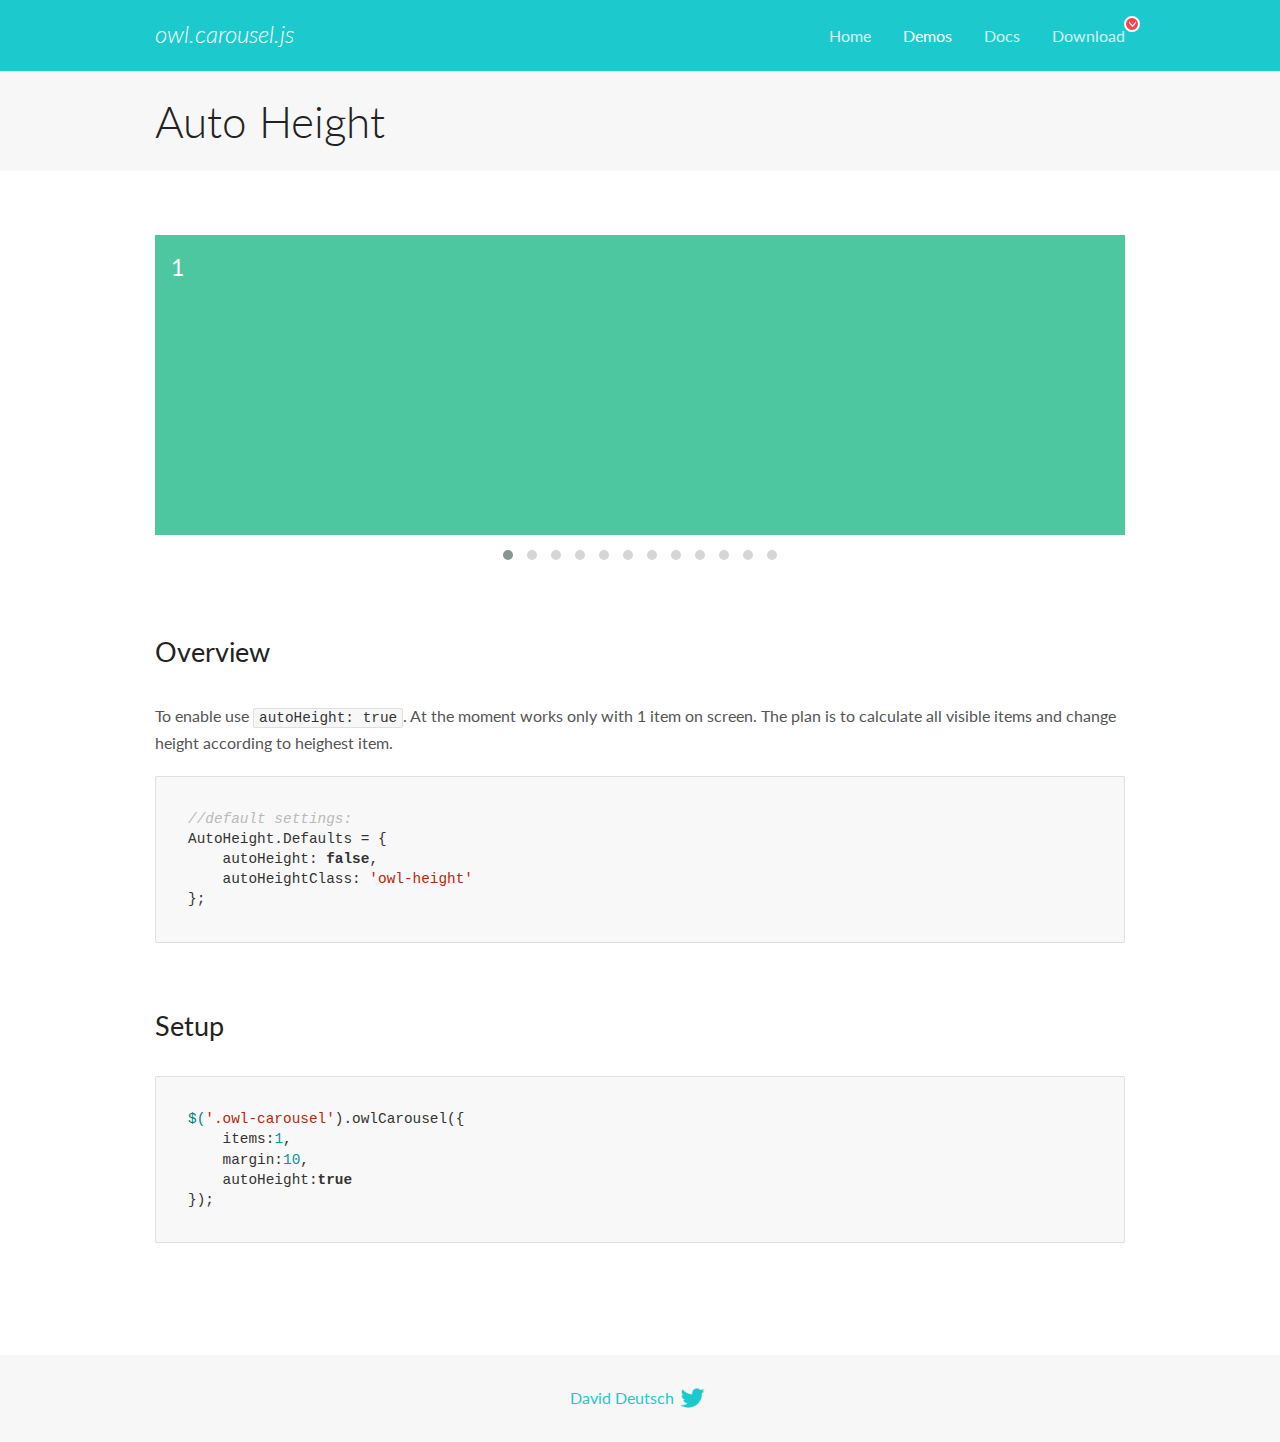
<file: OwlCarousel2-2.3.4/docs/demos/autoheight.html>
<!DOCTYPE html>
<html lang="en">
  <head>

    <!-- head -->
    <meta charset="utf-8">
    <meta name="msapplication-tap-highlight" content="no" />
    <meta name="viewport" content="width=device-width, initial-scale=1.0" />
    <meta name="description" content="autoHeight usage demo">
    <meta name="author" content="David Deutsch">
    <title>
      Auto Height Demo | Owl Carousel | 2.3.4
    </title>

    <!-- Stylesheets -->
    <link href='https://fonts.googleapis.com/css?family=Lato:300,400,700,400italic,300italic' rel='stylesheet' type='text/css'>
    <link rel="stylesheet" href="../assets/css/docs.theme.min.css">

    <!-- Owl Stylesheets -->
    <link rel="stylesheet" href="../assets/owlcarousel/assets/owl.carousel.min.css">
    <link rel="stylesheet" href="../assets/owlcarousel/assets/owl.theme.default.min.css">

    <!-- HTML5 shim and Respond.js IE8 support of HTML5 elements and media queries -->

    <!--[if lt IE 9]>
      <script src="https://oss.maxcdn.com/libs/html5shiv/3.7.0/html5shiv.js"></script>
      <script src="https://oss.maxcdn.com/libs/respond.js/1.3.0/respond.min.js"></script>
    <![endif]-->

    <!-- Favicons -->
    <link rel="apple-touch-icon-precomposed" sizes="144x144" href="../assets/ico/apple-touch-icon-144-precomposed.png">
    <link rel="shortcut icon" href="../assets/ico/favicon.png">
    <link rel="shortcut icon" href="favicon.ico">

    <!-- Yeah i know js should not be in header. Its required for demos.-->

    <!-- javascript -->
    <script src="../assets/vendors/jquery.min.js"></script>
    <script src="../assets/owlcarousel/owl.carousel.js"></script>
  </head>
  <body>

    <!-- header -->
    <header class="header">
      <div class="row">
        <div class="large-12 columns">
          <div class="brand left">
            <h3>
              <a href="/OwlCarousel2/">owl.carousel.js</a> 
            </h3>
          </div>
          <a id="toggle-nav" class="right">
            <span></span> <span></span> <span></span> 
          </a> 
          <div class="nav-bar">
            <ul class="clearfix">
              <li> <a href="/OwlCarousel2/index.html">Home</a>  </li>
              <li class="active">
                <a href="/OwlCarousel2/demos/demos.html">Demos</a> 
              </li>
              <li> <a href="/OwlCarousel2/docs/started-welcome.html">Docs</a>  </li>
              <li>
                <a href="https://github.com/OwlCarousel2/OwlCarousel2/archive/2.3.4.zip">Download</a> 
                <span class="download"></span> 
              </li>
            </ul>
          </div>
        </div>
      </div>
    </header>

    <!-- title -->
    <section class="title">
      <div class="row">
        <div class="large-12 columns">
          <h1>Auto Height</h1>
        </div>
      </div>
    </section>

    <!--  Demos -->
    <section id="demos">
      <div class="row">
        <div class="large-12 columns">
          <div class="owl-carousel owl-theme">
            <div class="item" style="height:300px">
              <h4>1</h4>
            </div>
            <div class="item" style="height:100px">
              <h4>2</h4>
            </div>
            <div class="item" style="height:500px">
              <h4>3</h4>
            </div>
            <div class="item" style="height:250px">
              <h4>4</h4>
            </div>
            <div class="item" style="height:400px">
              <h4>5</h4>
            </div>
            <div class="item" style="height:500px">
              <h4>6</h4>
            </div>
            <div class="item" style="height:600px">
              <h4>7</h4>
            </div>
            <div class="item" style="height:400px">
              <h4>8</h4>
            </div>
            <div class="item" style="height:300px">
              <h4>9</h4>
            </div>
            <div class="item" style="height:350px">
              <h4>10</h4>
            </div>
            <div class="item" style="height:200px">
              <h4>11</h4>
            </div>
            <div class="item" style="height:150px">
              <h4>12</h4>
            </div>
          </div>
          <h3 id="overview">Overview</h3>
          <p>To enable use <code>autoHeight: true</code>. At the moment works only with 1 item on screen. The plan is to calculate all visible items and change height according to heighest item.</p>
          <pre><code>//default settings:
AutoHeight.Defaults = {
    autoHeight: false,
    autoHeightClass: &#39;owl-height&#39;
};</code></pre>
          <h3 id="setup">Setup</h3>
          <pre><code>$(&#39;.owl-carousel&#39;).owlCarousel({
    items:1,
    margin:10,
    autoHeight:true
});</code></pre>
          <script>
            $(document).ready(function() {
              $('.owl-carousel').owlCarousel({
                items: 1,
                margin: 10,
                autoHeight: true
              });
            })
          </script>
        </div>
      </div>
    </section>

    <!-- footer -->
    <footer class="footer">
      <div class="row">
        <div class="large-12 columns">
          <h5>
            <a href="/OwlCarousel2/docs/support-contact.html">David Deutsch</a> 
            <a id="custom-tweet-button" href="https://twitter.com/share?url=https://github.com/OwlCarousel2/OwlCarousel2&text=Owl Carousel - This is so awesome! " target="_blank"></a> 
          </h5>
        </div>
      </div>
    </footer>

    <!-- vendors -->
    <script src="../assets/vendors/highlight.js"></script>
    <script src="../assets/js/app.js"></script>
  </body>
</html>
</file>
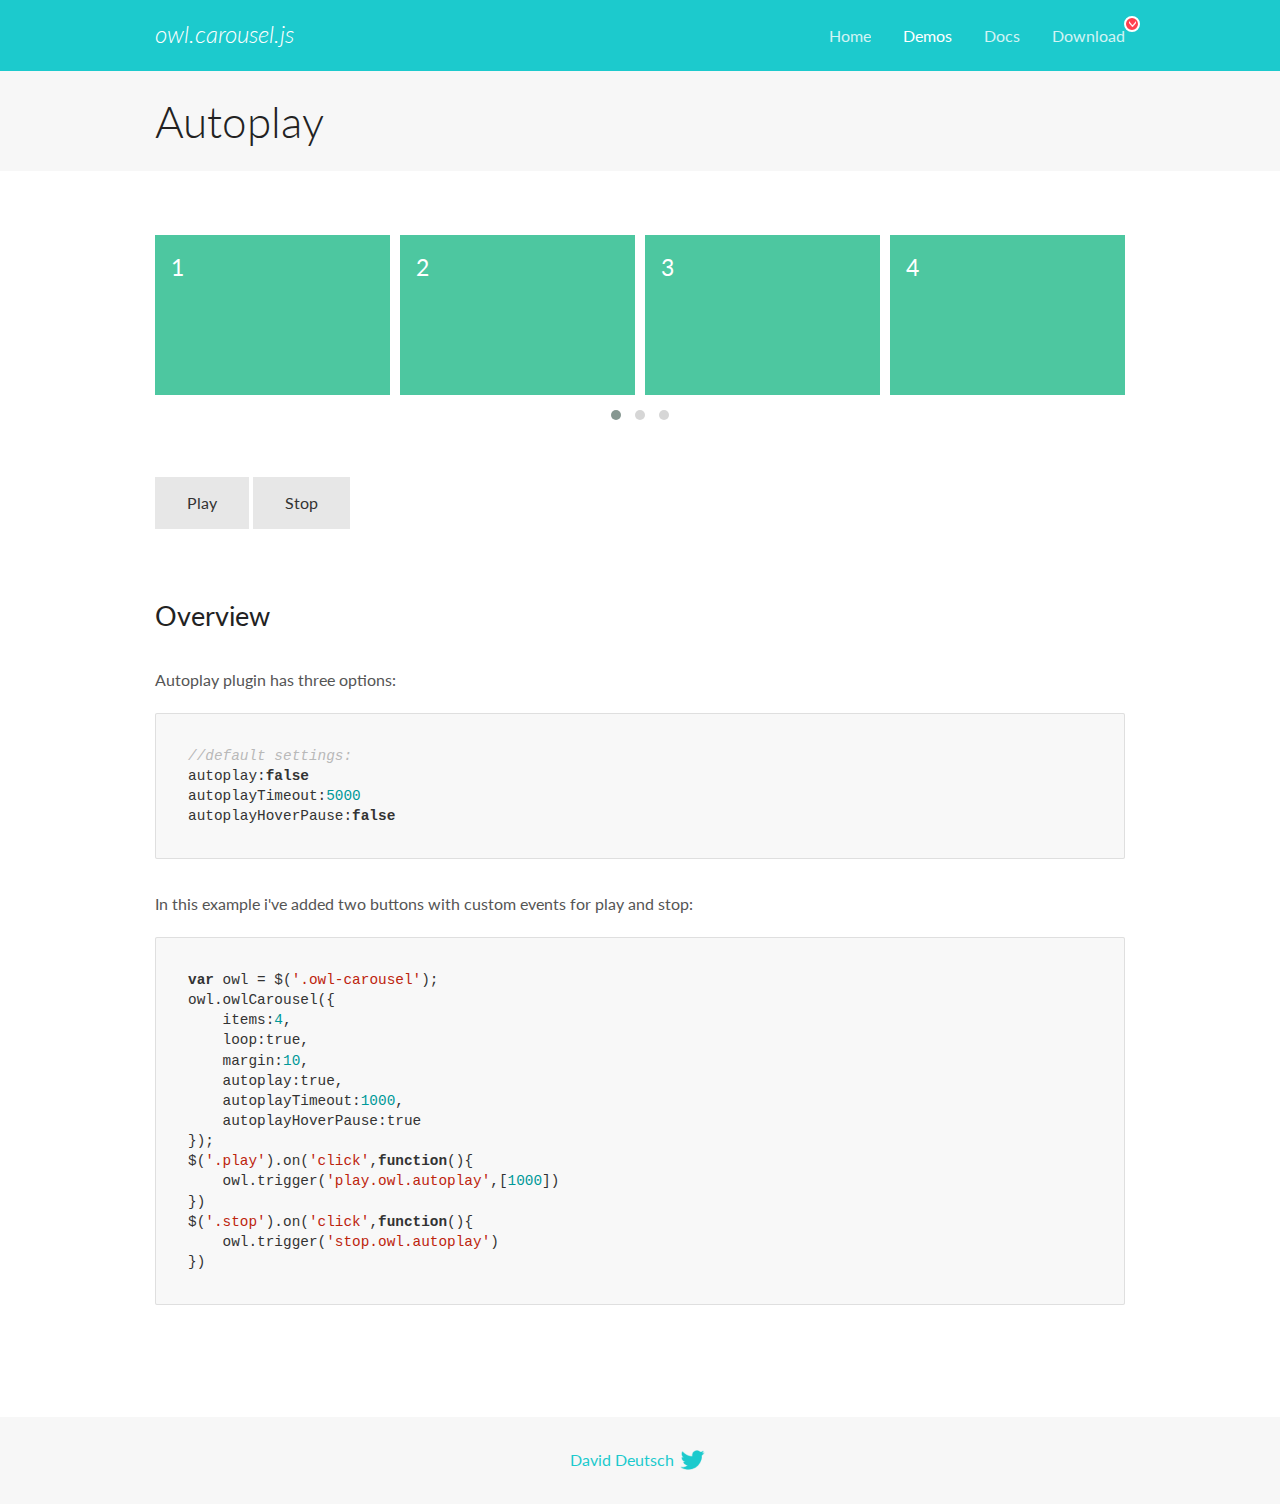
<file: OwlCarousel2-2.3.4/docs/demos/autoplay.html>
<!DOCTYPE html>
<html lang="en">
  <head>

    <!-- head -->
    <meta charset="utf-8">
    <meta name="msapplication-tap-highlight" content="no" />
    <meta name="viewport" content="width=device-width, initial-scale=1.0" />
    <meta name="description" content="Autoplay usage demo">
    <meta name="author" content="David Deutsch">
    <title>
      Autoplay Demo | Owl Carousel | 2.3.4
    </title>

    <!-- Stylesheets -->
    <link href='https://fonts.googleapis.com/css?family=Lato:300,400,700,400italic,300italic' rel='stylesheet' type='text/css'>
    <link rel="stylesheet" href="../assets/css/docs.theme.min.css">

    <!-- Owl Stylesheets -->
    <link rel="stylesheet" href="../assets/owlcarousel/assets/owl.carousel.min.css">
    <link rel="stylesheet" href="../assets/owlcarousel/assets/owl.theme.default.min.css">

    <!-- HTML5 shim and Respond.js IE8 support of HTML5 elements and media queries -->

    <!--[if lt IE 9]>
      <script src="https://oss.maxcdn.com/libs/html5shiv/3.7.0/html5shiv.js"></script>
      <script src="https://oss.maxcdn.com/libs/respond.js/1.3.0/respond.min.js"></script>
    <![endif]-->

    <!-- Favicons -->
    <link rel="apple-touch-icon-precomposed" sizes="144x144" href="../assets/ico/apple-touch-icon-144-precomposed.png">
    <link rel="shortcut icon" href="../assets/ico/favicon.png">
    <link rel="shortcut icon" href="favicon.ico">

    <!-- Yeah i know js should not be in header. Its required for demos.-->

    <!-- javascript -->
    <script src="../assets/vendors/jquery.min.js"></script>
    <script src="../assets/owlcarousel/owl.carousel.js"></script>
  </head>
  <body>

    <!-- header -->
    <header class="header">
      <div class="row">
        <div class="large-12 columns">
          <div class="brand left">
            <h3>
              <a href="/OwlCarousel2/">owl.carousel.js</a> 
            </h3>
          </div>
          <a id="toggle-nav" class="right">
            <span></span> <span></span> <span></span> 
          </a> 
          <div class="nav-bar">
            <ul class="clearfix">
              <li> <a href="/OwlCarousel2/index.html">Home</a>  </li>
              <li class="active">
                <a href="/OwlCarousel2/demos/demos.html">Demos</a> 
              </li>
              <li> <a href="/OwlCarousel2/docs/started-welcome.html">Docs</a>  </li>
              <li>
                <a href="https://github.com/OwlCarousel2/OwlCarousel2/archive/2.3.4.zip">Download</a> 
                <span class="download"></span> 
              </li>
            </ul>
          </div>
        </div>
      </div>
    </header>

    <!-- title -->
    <section class="title">
      <div class="row">
        <div class="large-12 columns">
          <h1>Autoplay</h1>
        </div>
      </div>
    </section>

    <!--  Demos -->
    <section id="demos">
      <div class="row">
        <div class="large-12 columns">
          <div class="owl-carousel owl-theme">
            <div class="item">
              <h4>1</h4>
            </div>
            <div class="item">
              <h4>2</h4>
            </div>
            <div class="item">
              <h4>3</h4>
            </div>
            <div class="item">
              <h4>4</h4>
            </div>
            <div class="item">
              <h4>5</h4>
            </div>
            <div class="item">
              <h4>6</h4>
            </div>
            <div class="item">
              <h4>7</h4>
            </div>
            <div class="item">
              <h4>8</h4>
            </div>
            <div class="item">
              <h4>9</h4>
            </div>
            <div class="item">
              <h4>10</h4>
            </div>
            <div class="item">
              <h4>11</h4>
            </div>
            <div class="item">
              <h4>12</h4>
            </div>
          </div>
          <a class="button secondary play">Play</a> 
          <a class="button secondary stop">Stop</a> 
          <h3 id="overview">Overview</h3>
          <p>Autoplay plugin has three options:</p>
          <pre><code>//default settings:
autoplay:false
autoplayTimeout:5000
autoplayHoverPause:false</code></pre>
          <p>In this example i&#39;ve added two buttons with custom events for play and stop:</p>
          <pre><code>var owl = $(&#39;.owl-carousel&#39;);
owl.owlCarousel({
    items:4,
    loop:true,
    margin:10,
    autoplay:true,
    autoplayTimeout:1000,
    autoplayHoverPause:true
});
$(&#39;.play&#39;).on(&#39;click&#39;,function(){
    owl.trigger(&#39;play.owl.autoplay&#39;,[1000])
})
$(&#39;.stop&#39;).on(&#39;click&#39;,function(){
    owl.trigger(&#39;stop.owl.autoplay&#39;)
})</code></pre>
          <script>
            $(document).ready(function() {
              var owl = $('.owl-carousel');
              owl.owlCarousel({
                items: 4,
                loop: true,
                margin: 10,
                autoplay: true,
                autoplayTimeout: 1000,
                autoplayHoverPause: true
              });
              $('.play').on('click', function() {
                owl.trigger('play.owl.autoplay', [1000])
              })
              $('.stop').on('click', function() {
                owl.trigger('stop.owl.autoplay')
              })
            })
          </script>
        </div>
      </div>
    </section>

    <!-- footer -->
    <footer class="footer">
      <div class="row">
        <div class="large-12 columns">
          <h5>
            <a href="/OwlCarousel2/docs/support-contact.html">David Deutsch</a> 
            <a id="custom-tweet-button" href="https://twitter.com/share?url=https://github.com/OwlCarousel2/OwlCarousel2&text=Owl Carousel - This is so awesome! " target="_blank"></a> 
          </h5>
        </div>
      </div>
    </footer>

    <!-- vendors -->
    <script src="../assets/vendors/highlight.js"></script>
    <script src="../assets/js/app.js"></script>
  </body>
</html>
</file>
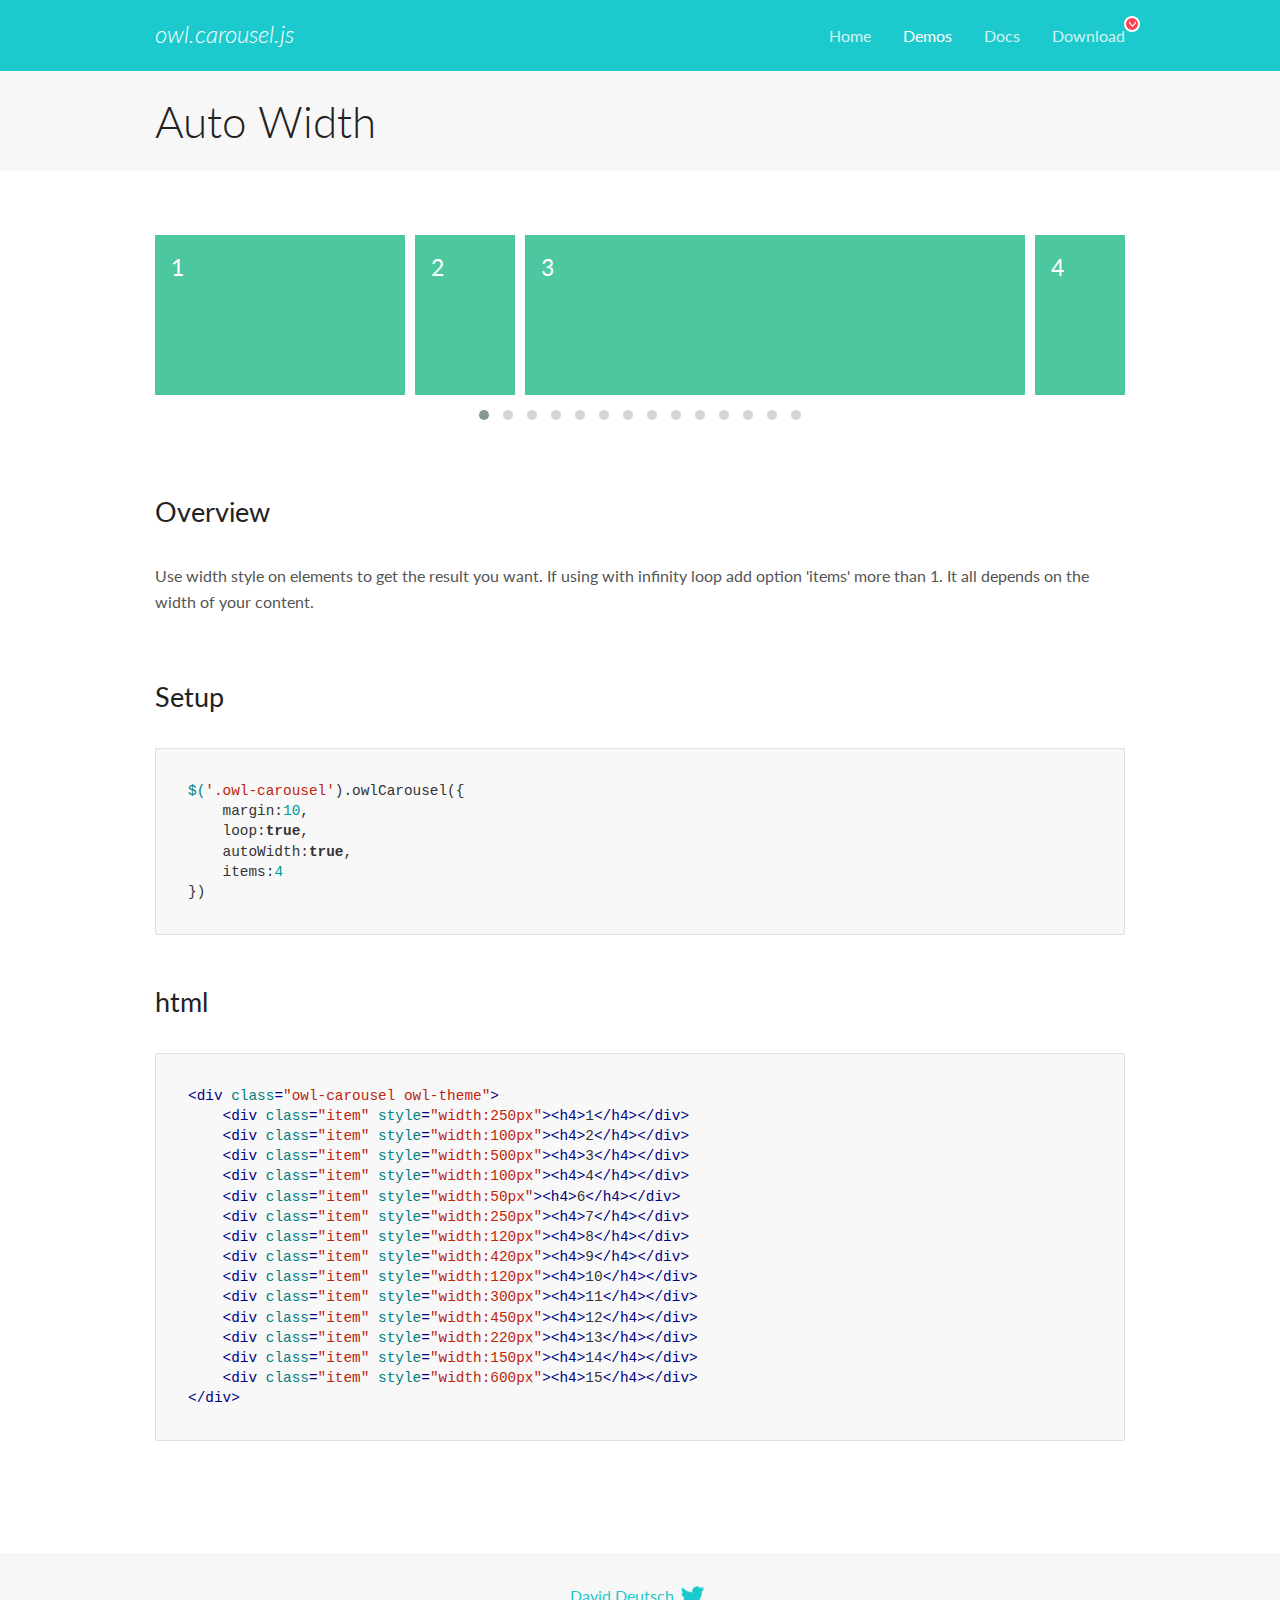
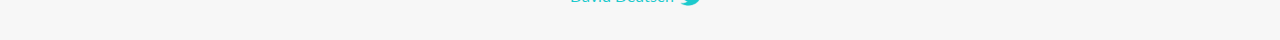
<file: OwlCarousel2-2.3.4/docs/demos/autowidth.html>
<!DOCTYPE html>
<html lang="en">
  <head>

    <!-- head -->
    <meta charset="utf-8">
    <meta name="msapplication-tap-highlight" content="no" />
    <meta name="viewport" content="width=device-width, initial-scale=1.0" />
    <meta name="description" content="Auto Width">
    <meta name="author" content="David Deutsch">
    <title>
      Auto Width Demo | Owl Carousel | 2.3.4
    </title>

    <!-- Stylesheets -->
    <link href='https://fonts.googleapis.com/css?family=Lato:300,400,700,400italic,300italic' rel='stylesheet' type='text/css'>
    <link rel="stylesheet" href="../assets/css/docs.theme.min.css">

    <!-- Owl Stylesheets -->
    <link rel="stylesheet" href="../assets/owlcarousel/assets/owl.carousel.min.css">
    <link rel="stylesheet" href="../assets/owlcarousel/assets/owl.theme.default.min.css">

    <!-- HTML5 shim and Respond.js IE8 support of HTML5 elements and media queries -->

    <!--[if lt IE 9]>
      <script src="https://oss.maxcdn.com/libs/html5shiv/3.7.0/html5shiv.js"></script>
      <script src="https://oss.maxcdn.com/libs/respond.js/1.3.0/respond.min.js"></script>
    <![endif]-->

    <!-- Favicons -->
    <link rel="apple-touch-icon-precomposed" sizes="144x144" href="../assets/ico/apple-touch-icon-144-precomposed.png">
    <link rel="shortcut icon" href="../assets/ico/favicon.png">
    <link rel="shortcut icon" href="favicon.ico">

    <!-- Yeah i know js should not be in header. Its required for demos.-->

    <!-- javascript -->
    <script src="../assets/vendors/jquery.min.js"></script>
    <script src="../assets/owlcarousel/owl.carousel.js"></script>
  </head>
  <body>

    <!-- header -->
    <header class="header">
      <div class="row">
        <div class="large-12 columns">
          <div class="brand left">
            <h3>
              <a href="/OwlCarousel2/">owl.carousel.js</a> 
            </h3>
          </div>
          <a id="toggle-nav" class="right">
            <span></span> <span></span> <span></span> 
          </a> 
          <div class="nav-bar">
            <ul class="clearfix">
              <li> <a href="/OwlCarousel2/index.html">Home</a>  </li>
              <li class="active">
                <a href="/OwlCarousel2/demos/demos.html">Demos</a> 
              </li>
              <li> <a href="/OwlCarousel2/docs/started-welcome.html">Docs</a>  </li>
              <li>
                <a href="https://github.com/OwlCarousel2/OwlCarousel2/archive/2.3.4.zip">Download</a> 
                <span class="download"></span> 
              </li>
            </ul>
          </div>
        </div>
      </div>
    </header>

    <!-- title -->
    <section class="title">
      <div class="row">
        <div class="large-12 columns">
          <h1>Auto Width</h1>
        </div>
      </div>
    </section>

    <!--  Demos -->
    <section id="demos">
      <div class="row">
        <div class="large-12 columns">
          <div class="owl-carousel owl-theme">
            <div class="item" style="width:250px">
              <h4>1</h4>
            </div>
            <div class="item" style="width:100px">
              <h4>2</h4>
            </div>
            <div class="item" style="width:500px">
              <h4>3</h4>
            </div>
            <div class="item" style="width:100px">
              <h4>4</h4>
            </div>
            <div class="item" style="width:50px">
              <h4>6</h4>
            </div>
            <div class="item" style="width:250px">
              <h4>7</h4>
            </div>
            <div class="item" style="width:120px">
              <h4>8</h4>
            </div>
            <div class="item" style="width:420px">
              <h4>9</h4>
            </div>
            <div class="item" style="width:120px">
              <h4>10</h4>
            </div>
            <div class="item" style="width:300px">
              <h4>11</h4>
            </div>
            <div class="item" style="width:450px">
              <h4>12</h4>
            </div>
            <div class="item" style="width:220px">
              <h4>13</h4>
            </div>
            <div class="item" style="width:150px">
              <h4>14</h4>
            </div>
            <div class="item" style="width:600px">
              <h4>15</h4>
            </div>
          </div>
          <h3 id="overview">Overview</h3>
          <p>Use width style on elements to get the result you want. If using with infinity loop add option &#39;items&#39; more than 1. It all depends on the width of your content.</p>
          <h3 id="setup">Setup</h3>
          <pre><code>$(&#39;.owl-carousel&#39;).owlCarousel({
    margin:10,
    loop:true,
    autoWidth:true,
    items:4
})</code></pre>
          <h3 id="html">html</h3>
          <pre><code>&lt;div class=&quot;owl-carousel owl-theme&quot;&gt;
    &lt;div class=&quot;item&quot; style=&quot;width:250px&quot;&gt;&lt;h4&gt;1&lt;/h4&gt;&lt;/div&gt;
    &lt;div class=&quot;item&quot; style=&quot;width:100px&quot;&gt;&lt;h4&gt;2&lt;/h4&gt;&lt;/div&gt;
    &lt;div class=&quot;item&quot; style=&quot;width:500px&quot;&gt;&lt;h4&gt;3&lt;/h4&gt;&lt;/div&gt;
    &lt;div class=&quot;item&quot; style=&quot;width:100px&quot;&gt;&lt;h4&gt;4&lt;/h4&gt;&lt;/div&gt;
    &lt;div class=&quot;item&quot; style=&quot;width:50px&quot;&gt;&lt;h4&gt;6&lt;/h4&gt;&lt;/div&gt;
    &lt;div class=&quot;item&quot; style=&quot;width:250px&quot;&gt;&lt;h4&gt;7&lt;/h4&gt;&lt;/div&gt;
    &lt;div class=&quot;item&quot; style=&quot;width:120px&quot;&gt;&lt;h4&gt;8&lt;/h4&gt;&lt;/div&gt;
    &lt;div class=&quot;item&quot; style=&quot;width:420px&quot;&gt;&lt;h4&gt;9&lt;/h4&gt;&lt;/div&gt;
    &lt;div class=&quot;item&quot; style=&quot;width:120px&quot;&gt;&lt;h4&gt;10&lt;/h4&gt;&lt;/div&gt;
    &lt;div class=&quot;item&quot; style=&quot;width:300px&quot;&gt;&lt;h4&gt;11&lt;/h4&gt;&lt;/div&gt;
    &lt;div class=&quot;item&quot; style=&quot;width:450px&quot;&gt;&lt;h4&gt;12&lt;/h4&gt;&lt;/div&gt;
    &lt;div class=&quot;item&quot; style=&quot;width:220px&quot;&gt;&lt;h4&gt;13&lt;/h4&gt;&lt;/div&gt;
    &lt;div class=&quot;item&quot; style=&quot;width:150px&quot;&gt;&lt;h4&gt;14&lt;/h4&gt;&lt;/div&gt;
    &lt;div class=&quot;item&quot; style=&quot;width:600px&quot;&gt;&lt;h4&gt;15&lt;/h4&gt;&lt;/div&gt;
&lt;/div&gt;</code></pre>
          <script>
            $(document).ready(function() {
              $('.owl-carousel').owlCarousel({
                margin: 10,
                loop: true,
                autoWidth: true,
                items: 4
              })
            })
          </script>
        </div>
      </div>
    </section>

    <!-- footer -->
    <footer class="footer">
      <div class="row">
        <div class="large-12 columns">
          <h5>
            <a href="/OwlCarousel2/docs/support-contact.html">David Deutsch</a> 
            <a id="custom-tweet-button" href="https://twitter.com/share?url=https://github.com/OwlCarousel2/OwlCarousel2&text=Owl Carousel - This is so awesome! " target="_blank"></a> 
          </h5>
        </div>
      </div>
    </footer>

    <!-- vendors -->
    <script src="../assets/vendors/highlight.js"></script>
    <script src="../assets/js/app.js"></script>
  </body>
</html>
</file>
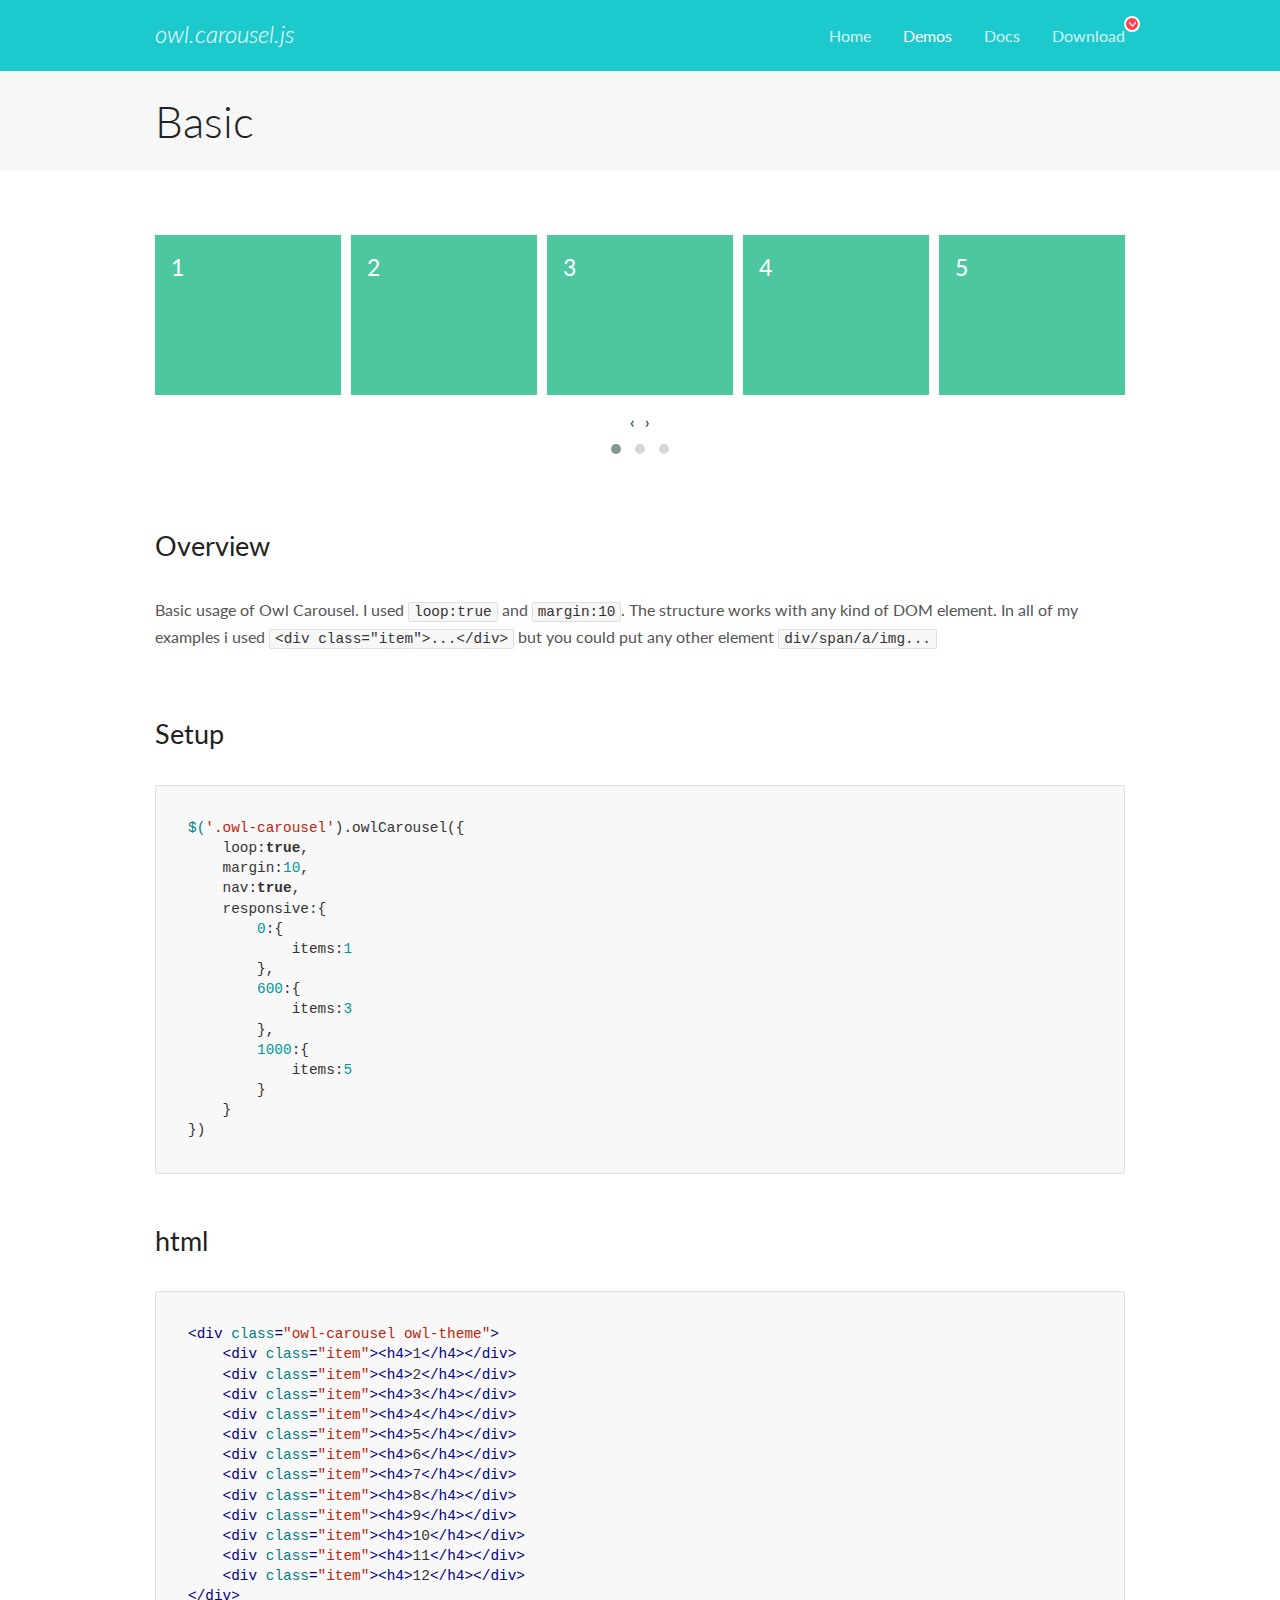
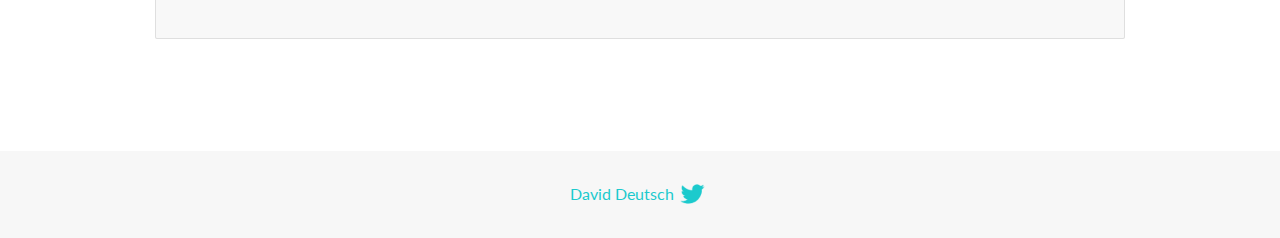
<file: OwlCarousel2-2.3.4/docs/demos/basic.html>
<!DOCTYPE html>
<html lang="en">
  <head>

    <!-- head -->
    <meta charset="utf-8">
    <meta name="msapplication-tap-highlight" content="no" />
    <meta name="viewport" content="width=device-width, initial-scale=1.0" />
    <meta name="description" content="Basic usage demo">
    <meta name="author" content="David Deutsch">
    <title>
      Basic Demo | Owl Carousel | 2.3.4
    </title>

    <!-- Stylesheets -->
    <link href='https://fonts.googleapis.com/css?family=Lato:300,400,700,400italic,300italic' rel='stylesheet' type='text/css'>
    <link rel="stylesheet" href="../assets/css/docs.theme.min.css">

    <!-- Owl Stylesheets -->
    <link rel="stylesheet" href="../assets/owlcarousel/assets/owl.carousel.min.css">
    <link rel="stylesheet" href="../assets/owlcarousel/assets/owl.theme.default.min.css">

    <!-- HTML5 shim and Respond.js IE8 support of HTML5 elements and media queries -->

    <!--[if lt IE 9]>
      <script src="https://oss.maxcdn.com/libs/html5shiv/3.7.0/html5shiv.js"></script>
      <script src="https://oss.maxcdn.com/libs/respond.js/1.3.0/respond.min.js"></script>
    <![endif]-->

    <!-- Favicons -->
    <link rel="apple-touch-icon-precomposed" sizes="144x144" href="../assets/ico/apple-touch-icon-144-precomposed.png">
    <link rel="shortcut icon" href="../assets/ico/favicon.png">
    <link rel="shortcut icon" href="favicon.ico">

    <!-- Yeah i know js should not be in header. Its required for demos.-->

    <!-- javascript -->
    <script src="../assets/vendors/jquery.min.js"></script>
    <script src="../assets/owlcarousel/owl.carousel.js"></script>
  </head>
  <body>

    <!-- header -->
    <header class="header">
      <div class="row">
        <div class="large-12 columns">
          <div class="brand left">
            <h3>
              <a href="/OwlCarousel2/">owl.carousel.js</a> 
            </h3>
          </div>
          <a id="toggle-nav" class="right">
            <span></span> <span></span> <span></span> 
          </a> 
          <div class="nav-bar">
            <ul class="clearfix">
              <li> <a href="/OwlCarousel2/index.html">Home</a>  </li>
              <li class="active">
                <a href="/OwlCarousel2/demos/demos.html">Demos</a> 
              </li>
              <li> <a href="/OwlCarousel2/docs/started-welcome.html">Docs</a>  </li>
              <li>
                <a href="https://github.com/OwlCarousel2/OwlCarousel2/archive/2.3.4.zip">Download</a> 
                <span class="download"></span> 
              </li>
            </ul>
          </div>
        </div>
      </div>
    </header>

    <!-- title -->
    <section class="title">
      <div class="row">
        <div class="large-12 columns">
          <h1>Basic</h1>
        </div>
      </div>
    </section>

    <!--  Demos -->
    <section id="demos">
      <div class="row">
        <div class="large-12 columns">
          <div class="owl-carousel owl-theme">
            <div class="item">
              <h4>1</h4>
            </div>
            <div class="item">
              <h4>2</h4>
            </div>
            <div class="item">
              <h4>3</h4>
            </div>
            <div class="item">
              <h4>4</h4>
            </div>
            <div class="item">
              <h4>5</h4>
            </div>
            <div class="item">
              <h4>6</h4>
            </div>
            <div class="item">
              <h4>7</h4>
            </div>
            <div class="item">
              <h4>8</h4>
            </div>
            <div class="item">
              <h4>9</h4>
            </div>
            <div class="item">
              <h4>10</h4>
            </div>
            <div class="item">
              <h4>11</h4>
            </div>
            <div class="item">
              <h4>12</h4>
            </div>
          </div>
          <h3 id="overview">Overview</h3>
          <p>Basic usage of Owl Carousel. I used <code>loop:true</code> and <code>margin:10</code>. The structure works with any kind of DOM element. In all of my examples i used <code>&lt;div class=&quot;item&quot;&gt;...&lt;/div&gt;</code> but you could
            put any other element <code>div/span/a/img...</code></p>
          <h3 id="setup">Setup</h3>
          <pre><code>$(&#39;.owl-carousel&#39;).owlCarousel({
    loop:true,
    margin:10,
    nav:true,
    responsive:{
        0:{
            items:1
        },
        600:{
            items:3
        },
        1000:{
            items:5
        }
    }
})</code></pre>
          <h3 id="html">html</h3>
          <pre><code>&lt;div class=&quot;owl-carousel owl-theme&quot;&gt;
    &lt;div class=&quot;item&quot;&gt;&lt;h4&gt;1&lt;/h4&gt;&lt;/div&gt;
    &lt;div class=&quot;item&quot;&gt;&lt;h4&gt;2&lt;/h4&gt;&lt;/div&gt;
    &lt;div class=&quot;item&quot;&gt;&lt;h4&gt;3&lt;/h4&gt;&lt;/div&gt;
    &lt;div class=&quot;item&quot;&gt;&lt;h4&gt;4&lt;/h4&gt;&lt;/div&gt;
    &lt;div class=&quot;item&quot;&gt;&lt;h4&gt;5&lt;/h4&gt;&lt;/div&gt;
    &lt;div class=&quot;item&quot;&gt;&lt;h4&gt;6&lt;/h4&gt;&lt;/div&gt;
    &lt;div class=&quot;item&quot;&gt;&lt;h4&gt;7&lt;/h4&gt;&lt;/div&gt;
    &lt;div class=&quot;item&quot;&gt;&lt;h4&gt;8&lt;/h4&gt;&lt;/div&gt;
    &lt;div class=&quot;item&quot;&gt;&lt;h4&gt;9&lt;/h4&gt;&lt;/div&gt;
    &lt;div class=&quot;item&quot;&gt;&lt;h4&gt;10&lt;/h4&gt;&lt;/div&gt;
    &lt;div class=&quot;item&quot;&gt;&lt;h4&gt;11&lt;/h4&gt;&lt;/div&gt;
    &lt;div class=&quot;item&quot;&gt;&lt;h4&gt;12&lt;/h4&gt;&lt;/div&gt;
&lt;/div&gt;</code></pre>
          <script>
            $(document).ready(function() {
              var owl = $('.owl-carousel');
              owl.owlCarousel({
                margin: 10,
                nav: true,
                loop: true,
                responsive: {
                  0: {
                    items: 1
                  },
                  600: {
                    items: 3
                  },
                  1000: {
                    items: 5
                  }
                }
              })
            })
          </script>
        </div>
      </div>
    </section>

    <!-- footer -->
    <footer class="footer">
      <div class="row">
        <div class="large-12 columns">
          <h5>
            <a href="/OwlCarousel2/docs/support-contact.html">David Deutsch</a> 
            <a id="custom-tweet-button" href="https://twitter.com/share?url=https://github.com/OwlCarousel2/OwlCarousel2&text=Owl Carousel - This is so awesome! " target="_blank"></a> 
          </h5>
        </div>
      </div>
    </footer>

    <!-- vendors -->
    <script src="../assets/vendors/highlight.js"></script>
    <script src="../assets/js/app.js"></script>
  </body>
</html>
</file>
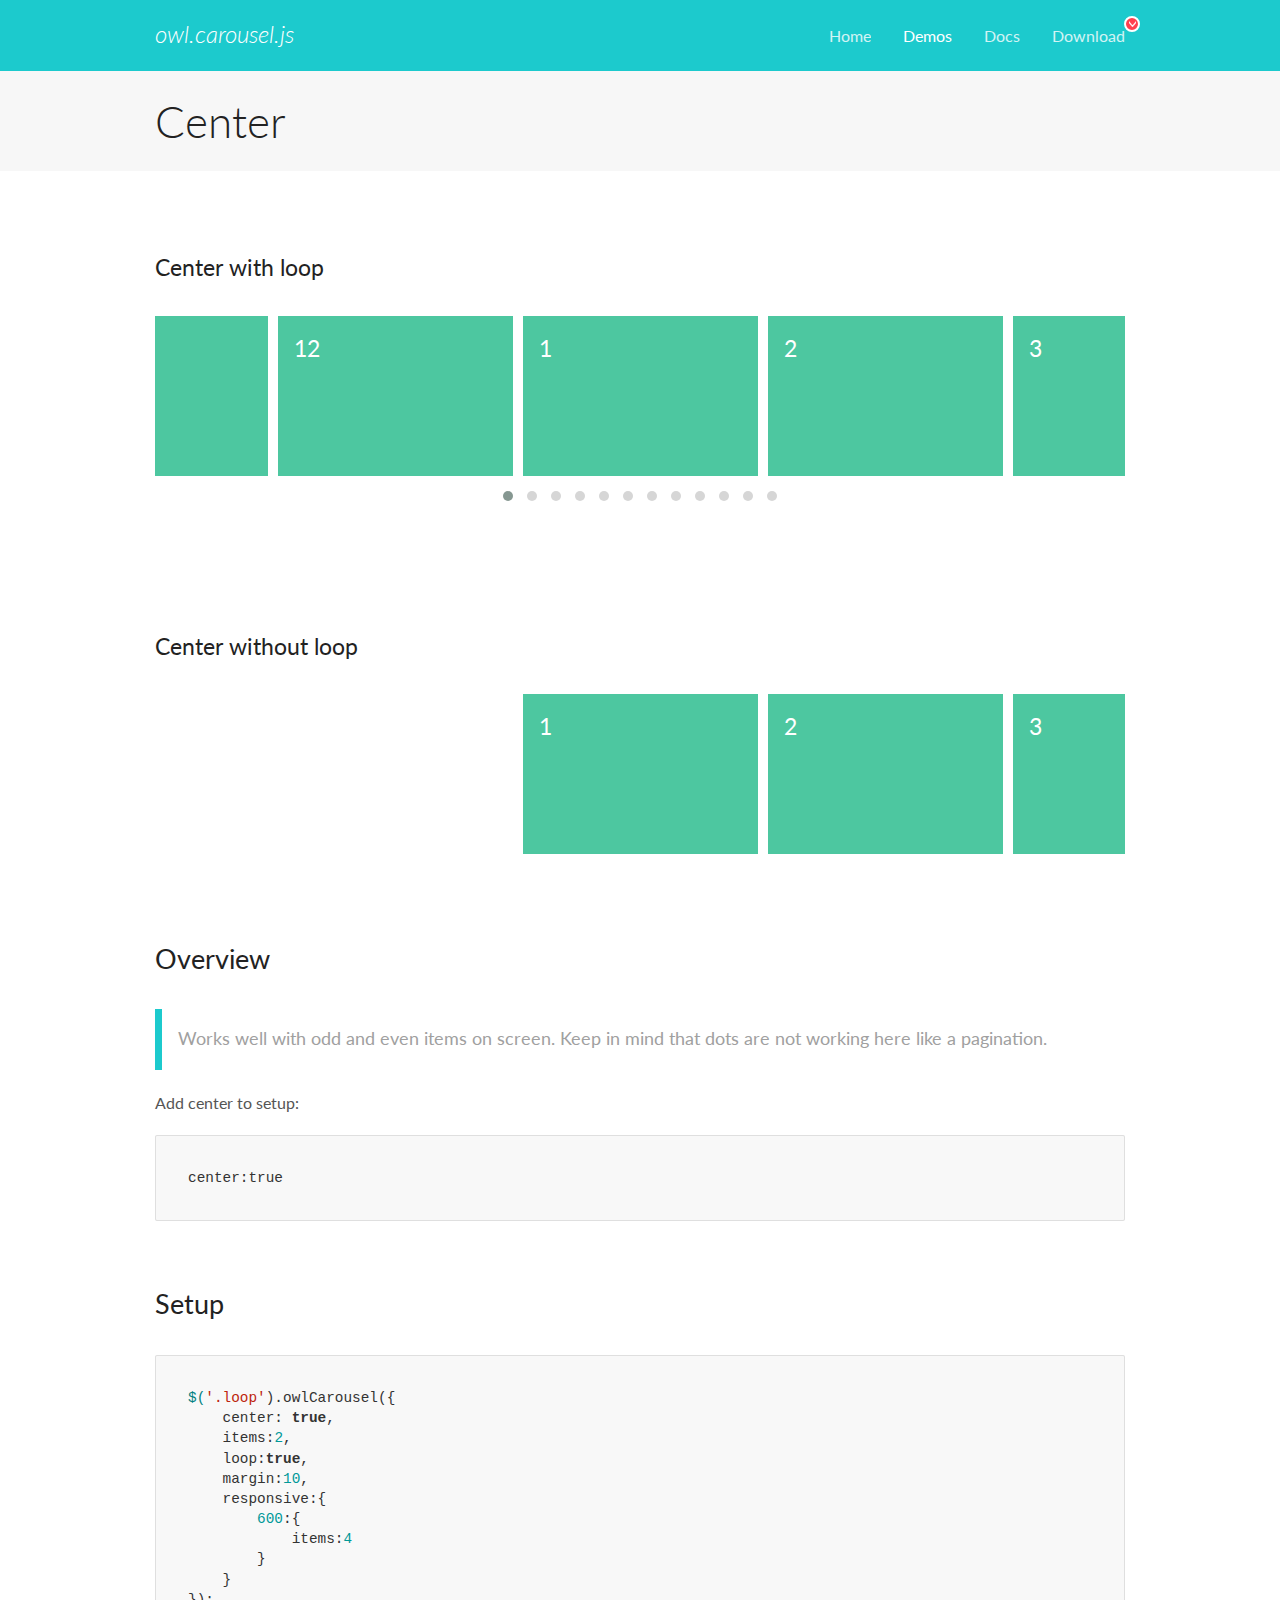
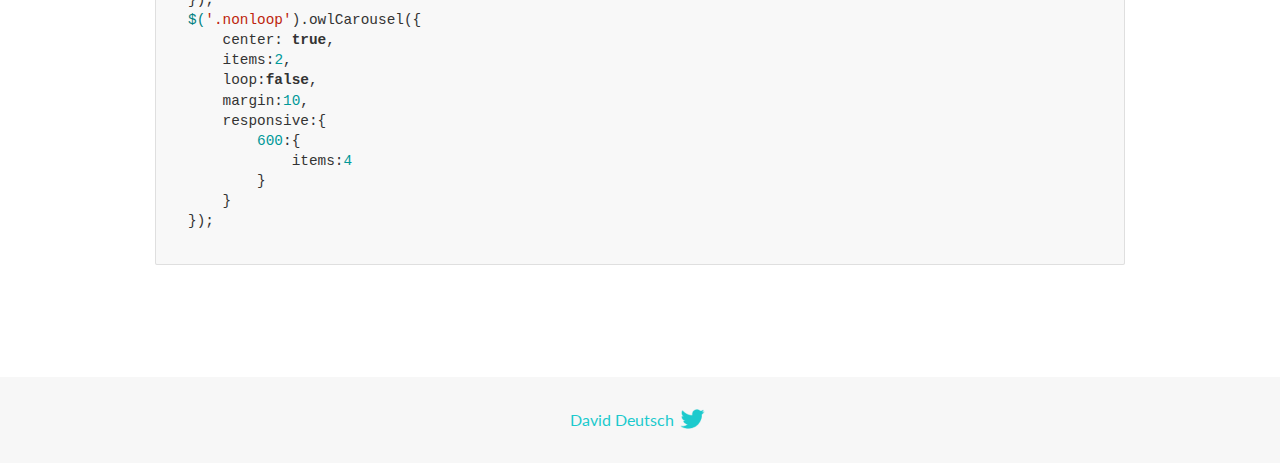
<file: OwlCarousel2-2.3.4/docs/demos/center.html>
<!DOCTYPE html>
<html lang="en">
  <head>

    <!-- head -->
    <meta charset="utf-8">
    <meta name="msapplication-tap-highlight" content="no" />
    <meta name="viewport" content="width=device-width, initial-scale=1.0" />
    <meta name="description" content="Center carousel">
    <meta name="author" content="David Deutsch">
    <title>
      Center Demo | Owl Carousel | 2.3.4
    </title>

    <!-- Stylesheets -->
    <link href='https://fonts.googleapis.com/css?family=Lato:300,400,700,400italic,300italic' rel='stylesheet' type='text/css'>
    <link rel="stylesheet" href="../assets/css/docs.theme.min.css">

    <!-- Owl Stylesheets -->
    <link rel="stylesheet" href="../assets/owlcarousel/assets/owl.carousel.min.css">
    <link rel="stylesheet" href="../assets/owlcarousel/assets/owl.theme.default.min.css">

    <!-- HTML5 shim and Respond.js IE8 support of HTML5 elements and media queries -->

    <!--[if lt IE 9]>
      <script src="https://oss.maxcdn.com/libs/html5shiv/3.7.0/html5shiv.js"></script>
      <script src="https://oss.maxcdn.com/libs/respond.js/1.3.0/respond.min.js"></script>
    <![endif]-->

    <!-- Favicons -->
    <link rel="apple-touch-icon-precomposed" sizes="144x144" href="../assets/ico/apple-touch-icon-144-precomposed.png">
    <link rel="shortcut icon" href="../assets/ico/favicon.png">
    <link rel="shortcut icon" href="favicon.ico">

    <!-- Yeah i know js should not be in header. Its required for demos.-->

    <!-- javascript -->
    <script src="../assets/vendors/jquery.min.js"></script>
    <script src="../assets/owlcarousel/owl.carousel.js"></script>
  </head>
  <body>

    <!-- header -->
    <header class="header">
      <div class="row">
        <div class="large-12 columns">
          <div class="brand left">
            <h3>
              <a href="/OwlCarousel2/">owl.carousel.js</a> 
            </h3>
          </div>
          <a id="toggle-nav" class="right">
            <span></span> <span></span> <span></span> 
          </a> 
          <div class="nav-bar">
            <ul class="clearfix">
              <li> <a href="/OwlCarousel2/index.html">Home</a>  </li>
              <li class="active">
                <a href="/OwlCarousel2/demos/demos.html">Demos</a> 
              </li>
              <li> <a href="/OwlCarousel2/docs/started-welcome.html">Docs</a>  </li>
              <li>
                <a href="https://github.com/OwlCarousel2/OwlCarousel2/archive/2.3.4.zip">Download</a> 
                <span class="download"></span> 
              </li>
            </ul>
          </div>
        </div>
      </div>
    </header>

    <!-- title -->
    <section class="title">
      <div class="row">
        <div class="large-12 columns">
          <h1>Center</h1>
        </div>
      </div>
    </section>

    <!--  Demos -->
    <section id="demos">
      <div class="row">
        <div class="large-12 columns">
          <h4 id="center-with-loop">Center with loop</h4>
          <div class="loop owl-carousel owl-theme">
            <div class="item">
              <h4>1</h4>
            </div>
            <div class="item">
              <h4>2</h4>
            </div>
            <div class="item">
              <h4>3</h4>
            </div>
            <div class="item">
              <h4>4</h4>
            </div>
            <div class="item">
              <h4>5</h4>
            </div>
            <div class="item">
              <h4>6</h4>
            </div>
            <div class="item">
              <h4>7</h4>
            </div>
            <div class="item">
              <h4>8</h4>
            </div>
            <div class="item">
              <h4>9</h4>
            </div>
            <div class="item">
              <h4>10</h4>
            </div>
            <div class="item">
              <h4>11</h4>
            </div>
            <div class="item">
              <h4>12</h4>
            </div>
          </div>
          <br>
          <h4 id="center-without-loop">Center without loop</h4>
          <div class="nonloop owl-carousel">
            <div class="item">
              <h4>1</h4>
            </div>
            <div class="item">
              <h4>2</h4>
            </div>
            <div class="item">
              <h4>3</h4>
            </div>
            <div class="item">
              <h4>4</h4>
            </div>
            <div class="item">
              <h4>5</h4>
            </div>
            <div class="item">
              <h4>6</h4>
            </div>
            <div class="item">
              <h4>7</h4>
            </div>
            <div class="item">
              <h4>8</h4>
            </div>
            <div class="item">
              <h4>9</h4>
            </div>
            <div class="item">
              <h4>10</h4>
            </div>
            <div class="item">
              <h4>11</h4>
            </div>
            <div class="item">
              <h4>12</h4>
            </div>
          </div>
          <h3 id="overview">Overview</h3>
          <blockquote>
            <p>Works well with odd and even items on screen. Keep in mind that dots are not working here like a pagination.</p>
          </blockquote>
          <p>Add center to setup:</p>
          <pre><code>center:true</code></pre>
          <h3 id="setup">Setup</h3>
          <pre><code>$(&#39;.loop&#39;).owlCarousel({
    center: true,
    items:2,
    loop:true,
    margin:10,
    responsive:{
        600:{
            items:4
        }
    }
});
$(&#39;.nonloop&#39;).owlCarousel({
    center: true,
    items:2,
    loop:false,
    margin:10,
    responsive:{
        600:{
            items:4
        }
    }
});</code></pre>
          <script>
            jQuery(document).ready(function($) {
              $('.loop').owlCarousel({
                center: true,
                items: 2,
                loop: true,
                margin: 10,
                responsive: {
                  600: {
                    items: 4
                  }
                }
              });
              $('.nonloop').owlCarousel({
                center: true,
                items: 2,
                loop: false,
                margin: 10,
                responsive: {
                  600: {
                    items: 4
                  }
                }
              });
            });
          </script>
        </div>
      </div>
    </section>

    <!-- footer -->
    <footer class="footer">
      <div class="row">
        <div class="large-12 columns">
          <h5>
            <a href="/OwlCarousel2/docs/support-contact.html">David Deutsch</a> 
            <a id="custom-tweet-button" href="https://twitter.com/share?url=https://github.com/OwlCarousel2/OwlCarousel2&text=Owl Carousel - This is so awesome! " target="_blank"></a> 
          </h5>
        </div>
      </div>
    </footer>

    <!-- vendors -->
    <script src="../assets/vendors/highlight.js"></script>
    <script src="../assets/js/app.js"></script>
  </body>
</html>
</file>
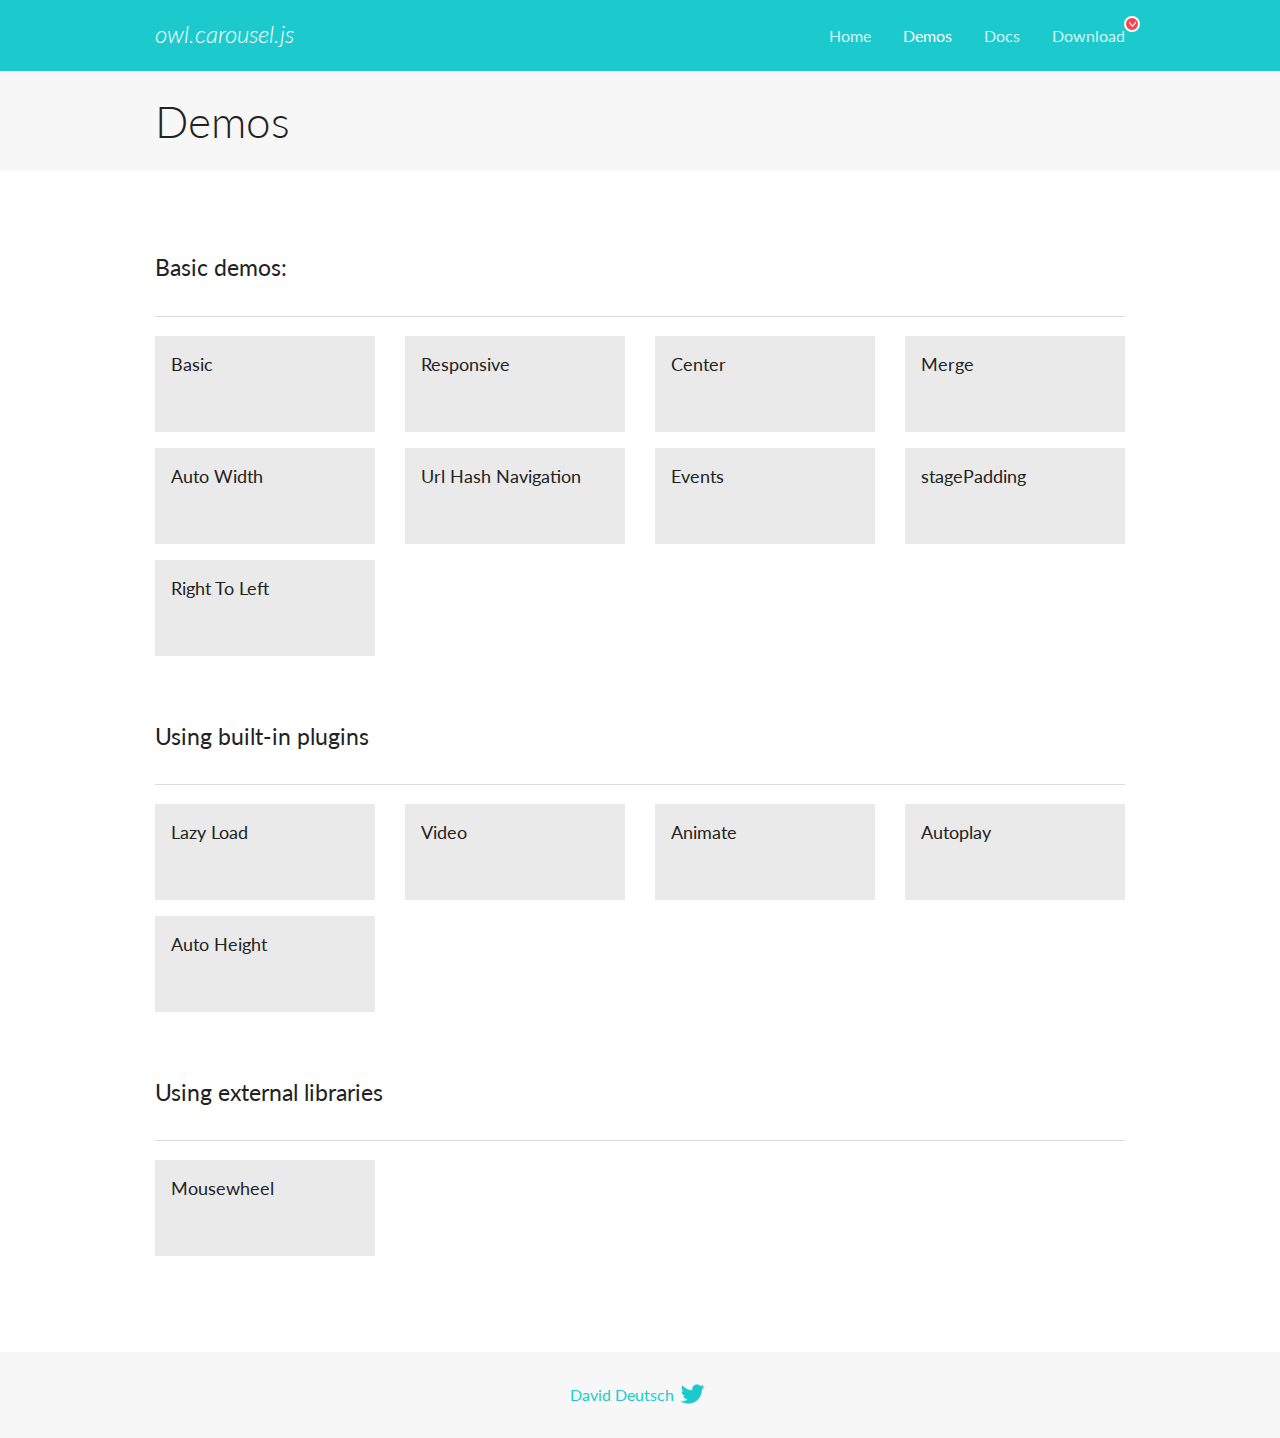
<file: OwlCarousel2-2.3.4/docs/demos/demos.html>
<!DOCTYPE html>
<html lang="en">
  <head>

    <!-- head -->
    <meta charset="utf-8">
    <meta name="msapplication-tap-highlight" content="no" />
    <meta name="viewport" content="width=device-width, initial-scale=1.0" />
    <meta name="description" content="A list of Owl Carousel examples.">
    <meta name="author" content="David Deutsch">
    <title>
      Demos | Owl Carousel | 2.3.4
    </title>

    <!-- Stylesheets -->
    <link href='https://fonts.googleapis.com/css?family=Lato:300,400,700,400italic,300italic' rel='stylesheet' type='text/css'>
    <link rel="stylesheet" href="../assets/css/docs.theme.min.css">

    <!-- Owl Stylesheets -->
    <link rel="stylesheet" href="../assets/owlcarousel/assets/owl.carousel.min.css">
    <link rel="stylesheet" href="../assets/owlcarousel/assets/owl.theme.default.min.css">

    <!-- HTML5 shim and Respond.js IE8 support of HTML5 elements and media queries -->

    <!--[if lt IE 9]>
      <script src="https://oss.maxcdn.com/libs/html5shiv/3.7.0/html5shiv.js"></script>
      <script src="https://oss.maxcdn.com/libs/respond.js/1.3.0/respond.min.js"></script>
    <![endif]-->

    <!-- Favicons -->
    <link rel="apple-touch-icon-precomposed" sizes="144x144" href="../assets/ico/apple-touch-icon-144-precomposed.png">
    <link rel="shortcut icon" href="../assets/ico/favicon.png">
    <link rel="shortcut icon" href="favicon.ico">

    <!-- Yeah i know js should not be in header. Its required for demos.-->

    <!-- javascript -->
    <script src="../assets/vendors/jquery.min.js"></script>
    <script src="../assets/owlcarousel/owl.carousel.js"></script>
  </head>
  <body>

    <!-- header -->
    <header class="header">
      <div class="row">
        <div class="large-12 columns">
          <div class="brand left">
            <h3>
              <a href="/OwlCarousel2/">owl.carousel.js</a> 
            </h3>
          </div>
          <a id="toggle-nav" class="right">
            <span></span> <span></span> <span></span> 
          </a> 
          <div class="nav-bar">
            <ul class="clearfix">
              <li> <a href="/OwlCarousel2/index.html">Home</a>  </li>
              <li class="active">
                <a href="/OwlCarousel2/demos/demos.html">Demos</a> 
              </li>
              <li> <a href="/OwlCarousel2/docs/started-welcome.html">Docs</a>  </li>
              <li>
                <a href="https://github.com/OwlCarousel2/OwlCarousel2/archive/2.3.4.zip">Download</a> 
                <span class="download"></span> 
              </li>
            </ul>
          </div>
        </div>
      </div>
    </header>

    <!-- title -->
    <section class="title">
      <div class="row">
        <div class="large-12 columns">
          <h1>Demos</h1>
        </div>
      </div>
    </section>

    <!--  Demos -->
    <section id="demos">
      <div class="row">
        <div class="large-12 columns">
          <h4 id="basic-demos-">Basic demos:</h4>
          <hr>
          <div class="demo-list">
            <div class="row">
              <div class="small-6 medium-4 large-3 columns">
                <a href="basic.html" class="demo-block">
                  <h5>Basic </h5>
                </a> 
              </div>
              <div class="small-6 medium-4 large-3 columns">
                <a href="responsive.html" class="demo-block">
                  <h5>Responsive </h5>
                </a> 
              </div>
              <div class="small-6 medium-4 large-3 columns">
                <a href="center.html" class="demo-block">
                  <h5>Center </h5>
                </a> 
              </div>
              <div class="small-6 medium-4 large-3 columns">
                <a href="merge.html" class="demo-block">
                  <h5>Merge </h5>
                </a> 
              </div>
              <div class="small-6 medium-4 large-3 columns">
                <a href="autowidth.html" class="demo-block">
                  <h5>Auto Width </h5>
                </a> 
              </div>
              <div class="small-6 medium-4 large-3 columns">
                <a href="urlhashnav.html" class="demo-block">
                  <h5>Url Hash Navigation </h5>
                </a> 
              </div>
              <div class="small-6 medium-4 large-3 columns">
                <a href="events.html" class="demo-block">
                  <h5>Events </h5>
                </a> 
              </div>
              <div class="small-6 medium-4 large-3 columns">
                <a href="stagepadding.html" class="demo-block">
                  <h5>stagePadding </h5>
                </a> 
              </div>
              <div class="small-6 medium-4 large-3 columns">
                <a href="rtl.html" class="demo-block">
                  <h5>Right To Left </h5>
                </a> 
              </div>
            </div>
          </div>
          <h4 id="using-built-in-plugins">Using built-in plugins</h4>
          <hr>
          <div class="demo-list">
            <div class="row">
              <div class="small-6 medium-4 large-3 columns">
                <a href="lazyLoad.html" class="demo-block">
                  <h5>Lazy Load </h5>
                </a> 
              </div>
              <div class="small-6 medium-4 large-3 columns">
                <a href="video.html" class="demo-block">
                  <h5>Video </h5>
                </a> 
              </div>
              <div class="small-6 medium-4 large-3 columns">
                <a href="animate.html" class="demo-block">
                  <h5>Animate </h5>
                </a> 
              </div>
              <div class="small-6 medium-4 large-3 columns">
                <a href="autoplay.html" class="demo-block">
                  <h5>Autoplay </h5>
                </a> 
              </div>
              <div class="small-6 medium-4 large-3 columns">
                <a href="autoheight.html" class="demo-block">
                  <h5>Auto Height </h5>
                </a> 
              </div>
            </div>
          </div>
          <h4 id="using-external-libraries">Using external libraries</h4>
          <hr>
          <div class="demo-list">
            <div class="row">
              <div class="small-6 medium-4 large-3 columns">
                <a href="mousewheel.html" class="demo-block">
                  <h5>Mousewheel </h5>
                </a> 
              </div>
            </div>
          </div>
        </div>
      </div>
    </section>

    <!-- footer -->
    <footer class="footer">
      <div class="row">
        <div class="large-12 columns">
          <h5>
            <a href="/OwlCarousel2/docs/support-contact.html">David Deutsch</a> 
            <a id="custom-tweet-button" href="https://twitter.com/share?url=https://github.com/OwlCarousel2/OwlCarousel2&text=Owl Carousel - This is so awesome! " target="_blank"></a> 
          </h5>
        </div>
      </div>
    </footer>

    <!-- vendors -->
    <script src="../assets/vendors/highlight.js"></script>
    <script src="../assets/js/app.js"></script>
  </body>
</html>
</file>
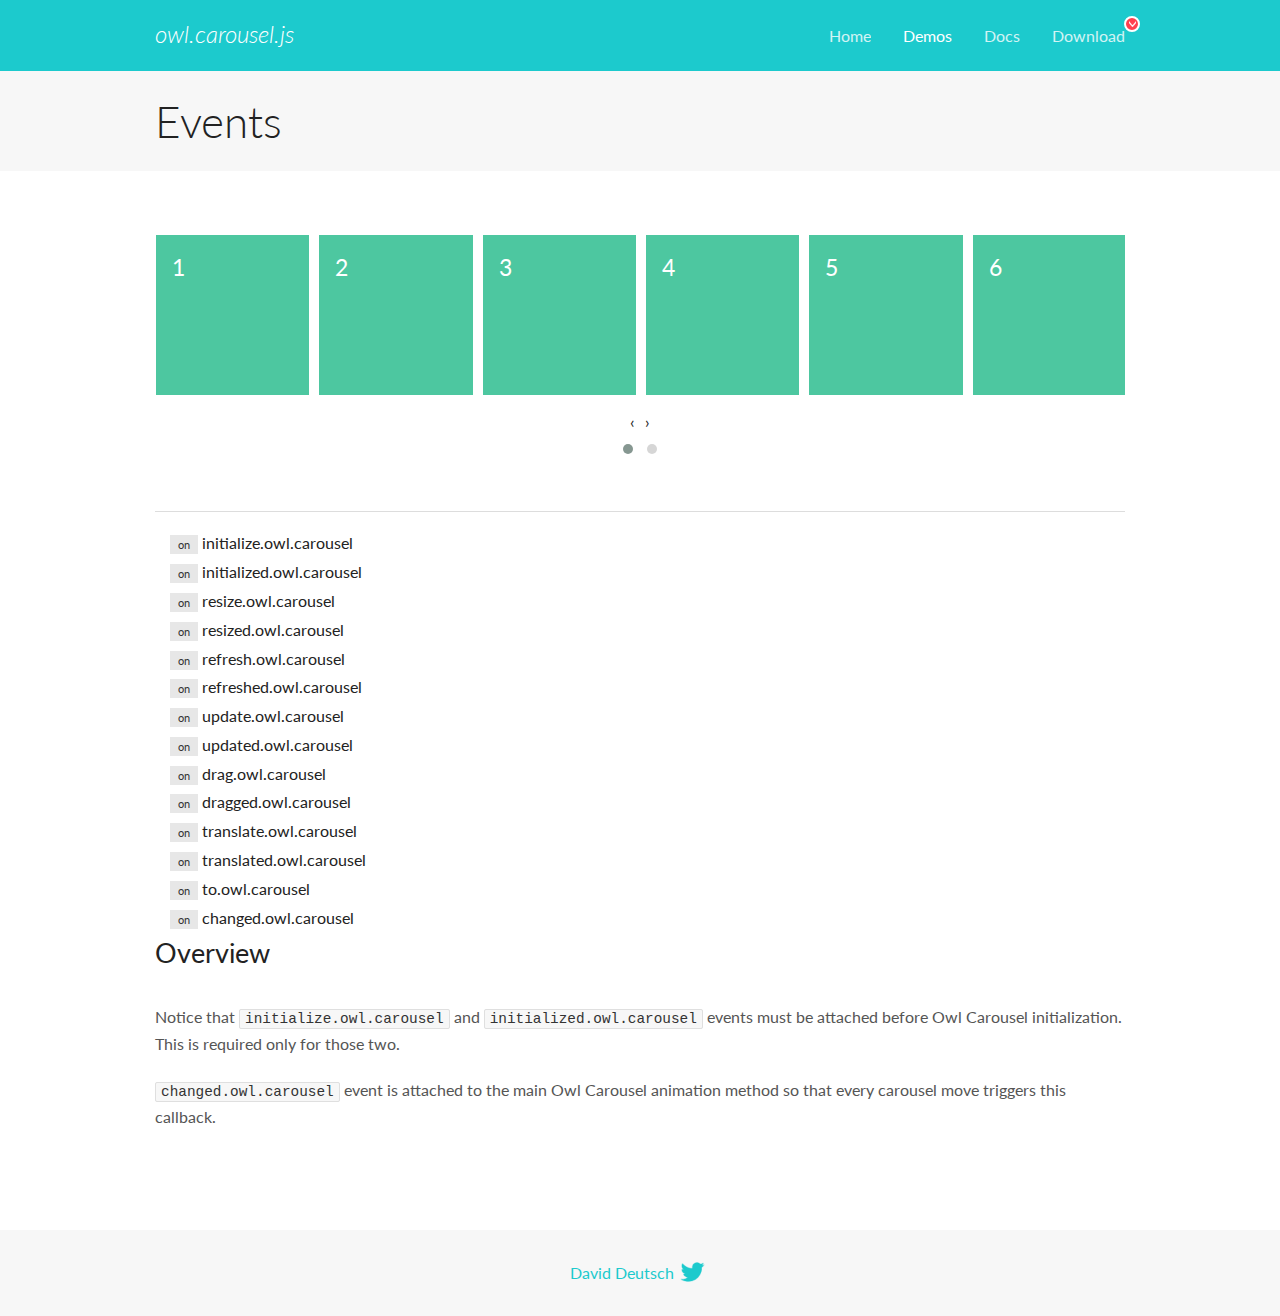
<file: OwlCarousel2-2.3.4/docs/demos/events.html>
<!DOCTYPE html>
<html lang="en">
  <head>

    <!-- head -->
    <meta charset="utf-8">
    <meta name="msapplication-tap-highlight" content="no" />
    <meta name="viewport" content="width=device-width, initial-scale=1.0" />
    <meta name="description" content="Events usage demo">
    <meta name="author" content="David Deutsch">
    <title>
      Events Demo | Owl Carousel | 2.3.4
    </title>

    <!-- Stylesheets -->
    <link href='https://fonts.googleapis.com/css?family=Lato:300,400,700,400italic,300italic' rel='stylesheet' type='text/css'>
    <link rel="stylesheet" href="../assets/css/docs.theme.min.css">

    <!-- Owl Stylesheets -->
    <link rel="stylesheet" href="../assets/owlcarousel/assets/owl.carousel.min.css">
    <link rel="stylesheet" href="../assets/owlcarousel/assets/owl.theme.default.min.css">

    <!-- HTML5 shim and Respond.js IE8 support of HTML5 elements and media queries -->

    <!--[if lt IE 9]>
      <script src="https://oss.maxcdn.com/libs/html5shiv/3.7.0/html5shiv.js"></script>
      <script src="https://oss.maxcdn.com/libs/respond.js/1.3.0/respond.min.js"></script>
    <![endif]-->

    <!-- Favicons -->
    <link rel="apple-touch-icon-precomposed" sizes="144x144" href="../assets/ico/apple-touch-icon-144-precomposed.png">
    <link rel="shortcut icon" href="../assets/ico/favicon.png">
    <link rel="shortcut icon" href="favicon.ico">

    <!-- Yeah i know js should not be in header. Its required for demos.-->

    <!-- javascript -->
    <script src="../assets/vendors/jquery.min.js"></script>
    <script src="../assets/owlcarousel/owl.carousel.js"></script>
  </head>
  <body>

    <!-- header -->
    <header class="header">
      <div class="row">
        <div class="large-12 columns">
          <div class="brand left">
            <h3>
              <a href="/OwlCarousel2/">owl.carousel.js</a> 
            </h3>
          </div>
          <a id="toggle-nav" class="right">
            <span></span> <span></span> <span></span> 
          </a> 
          <div class="nav-bar">
            <ul class="clearfix">
              <li> <a href="/OwlCarousel2/index.html">Home</a>  </li>
              <li class="active">
                <a href="/OwlCarousel2/demos/demos.html">Demos</a> 
              </li>
              <li> <a href="/OwlCarousel2/docs/started-welcome.html">Docs</a>  </li>
              <li>
                <a href="https://github.com/OwlCarousel2/OwlCarousel2/archive/2.3.4.zip">Download</a> 
                <span class="download"></span> 
              </li>
            </ul>
          </div>
        </div>
      </div>
    </header>

    <!-- title -->
    <section class="title">
      <div class="row">
        <div class="large-12 columns">
          <h1>Events</h1>
        </div>
      </div>
    </section>

    <!--  Demos -->
    <section id="demos">
      <div class="row">
        <div class="large-12 columns">
          <div class="owl-carousel owl-theme">
            <div class="item">
              <h4>1</h4>
            </div>
            <div class="item">
              <h4>2</h4>
            </div>
            <div class="item">
              <h4>3</h4>
            </div>
            <div class="item">
              <h4>4</h4>
            </div>
            <div class="item">
              <h4>5</h4>
            </div>
            <div class="item">
              <h4>6</h4>
            </div>
            <div class="item">
              <h4>7</h4>
            </div>
            <div class="item">
              <h4>8</h4>
            </div>
            <div class="item">
              <h4>9</h4>
            </div>
            <div class="item">
              <h4>10</h4>
            </div>
            <div class="item">
              <h4>11</h4>
            </div>
            <div class="item">
              <h4>12</h4>
            </div>
          </div>
          <hr>
          <div class="large-12 columns callbacks">
            <div><span class="label secondary initialize">on</span>  initialize.owl.carousel </div>
            <div><span class="label secondary initialized">on</span>  initialized.owl.carousel </div>
            <div><span class="label secondary resize">on</span>  resize.owl.carousel </div>
            <div><span class="label secondary resized">on</span>  resized.owl.carousel </div>
            <div><span class="label secondary refresh">on</span>  refresh.owl.carousel </div>
            <div><span class="label secondary refreshed">on</span>  refreshed.owl.carousel </div>
            <div><span class="label secondary update">on</span>  update.owl.carousel </div>
            <div><span class="label secondary updated">on</span>  updated.owl.carousel </div>
            <div><span class="label secondary drag">on</span>  drag.owl.carousel </div>
            <div><span class="label secondary dragged">on</span>  dragged.owl.carousel </div>
            <div><span class="label secondary translate">on</span>  translate.owl.carousel </div>
            <div><span class="label secondary translated">on</span>  translated.owl.carousel </div>
            <div><span class="label secondary to">on</span>  to.owl.carousel </div>
            <div><span class="label secondary changed">on</span>  changed.owl.carousel </div>
          </div>
          <h3 id="overview">Overview</h3>
          <p>Notice that <code>initialize.owl.carousel</code> and <code>initialized.owl.carousel</code> events must be attached before Owl Carousel initialization. This is required only for those two.</p>
          <p><code>changed.owl.carousel</code> event is attached to the main Owl Carousel animation method so that every carousel move triggers this callback.</p>
          <script>
            jQuery(document).ready(function($) {
              var owl = $('.owl-carousel');
              owl.on('initialize.owl.carousel initialized.owl.carousel ' +
                'initialize.owl.carousel initialize.owl.carousel ' +
                'resize.owl.carousel resized.owl.carousel ' +
                'refresh.owl.carousel refreshed.owl.carousel ' +
                'update.owl.carousel updated.owl.carousel ' +
                'drag.owl.carousel dragged.owl.carousel ' +
                'translate.owl.carousel translated.owl.carousel ' +
                'to.owl.carousel changed.owl.carousel',
                function(e) {
                  $('.' + e.type)
                    .removeClass('secondary')
                    .addClass('success');
                  window.setTimeout(function() {
                    $('.' + e.type)
                      .removeClass('success')
                      .addClass('secondary');
                  }, 500);
                });
              owl.owlCarousel({
                loop: true,
                nav: true,
                lazyLoad: true,
                margin: 10,
                video: true,
                responsive: {
                  0: {
                    items: 1
                  },
                  600: {
                    items: 3
                  },
                  960: {
                    items: 5,
                  },
                  1200: {
                    items: 6
                  }
                }
              });
            });
          </script>
        </div>
      </div>
    </section>

    <!-- footer -->
    <footer class="footer">
      <div class="row">
        <div class="large-12 columns">
          <h5>
            <a href="/OwlCarousel2/docs/support-contact.html">David Deutsch</a> 
            <a id="custom-tweet-button" href="https://twitter.com/share?url=https://github.com/OwlCarousel2/OwlCarousel2&text=Owl Carousel - This is so awesome! " target="_blank"></a> 
          </h5>
        </div>
      </div>
    </footer>

    <!-- vendors -->
    <script src="../assets/vendors/highlight.js"></script>
    <script src="../assets/js/app.js"></script>
  </body>
</html>
</file>
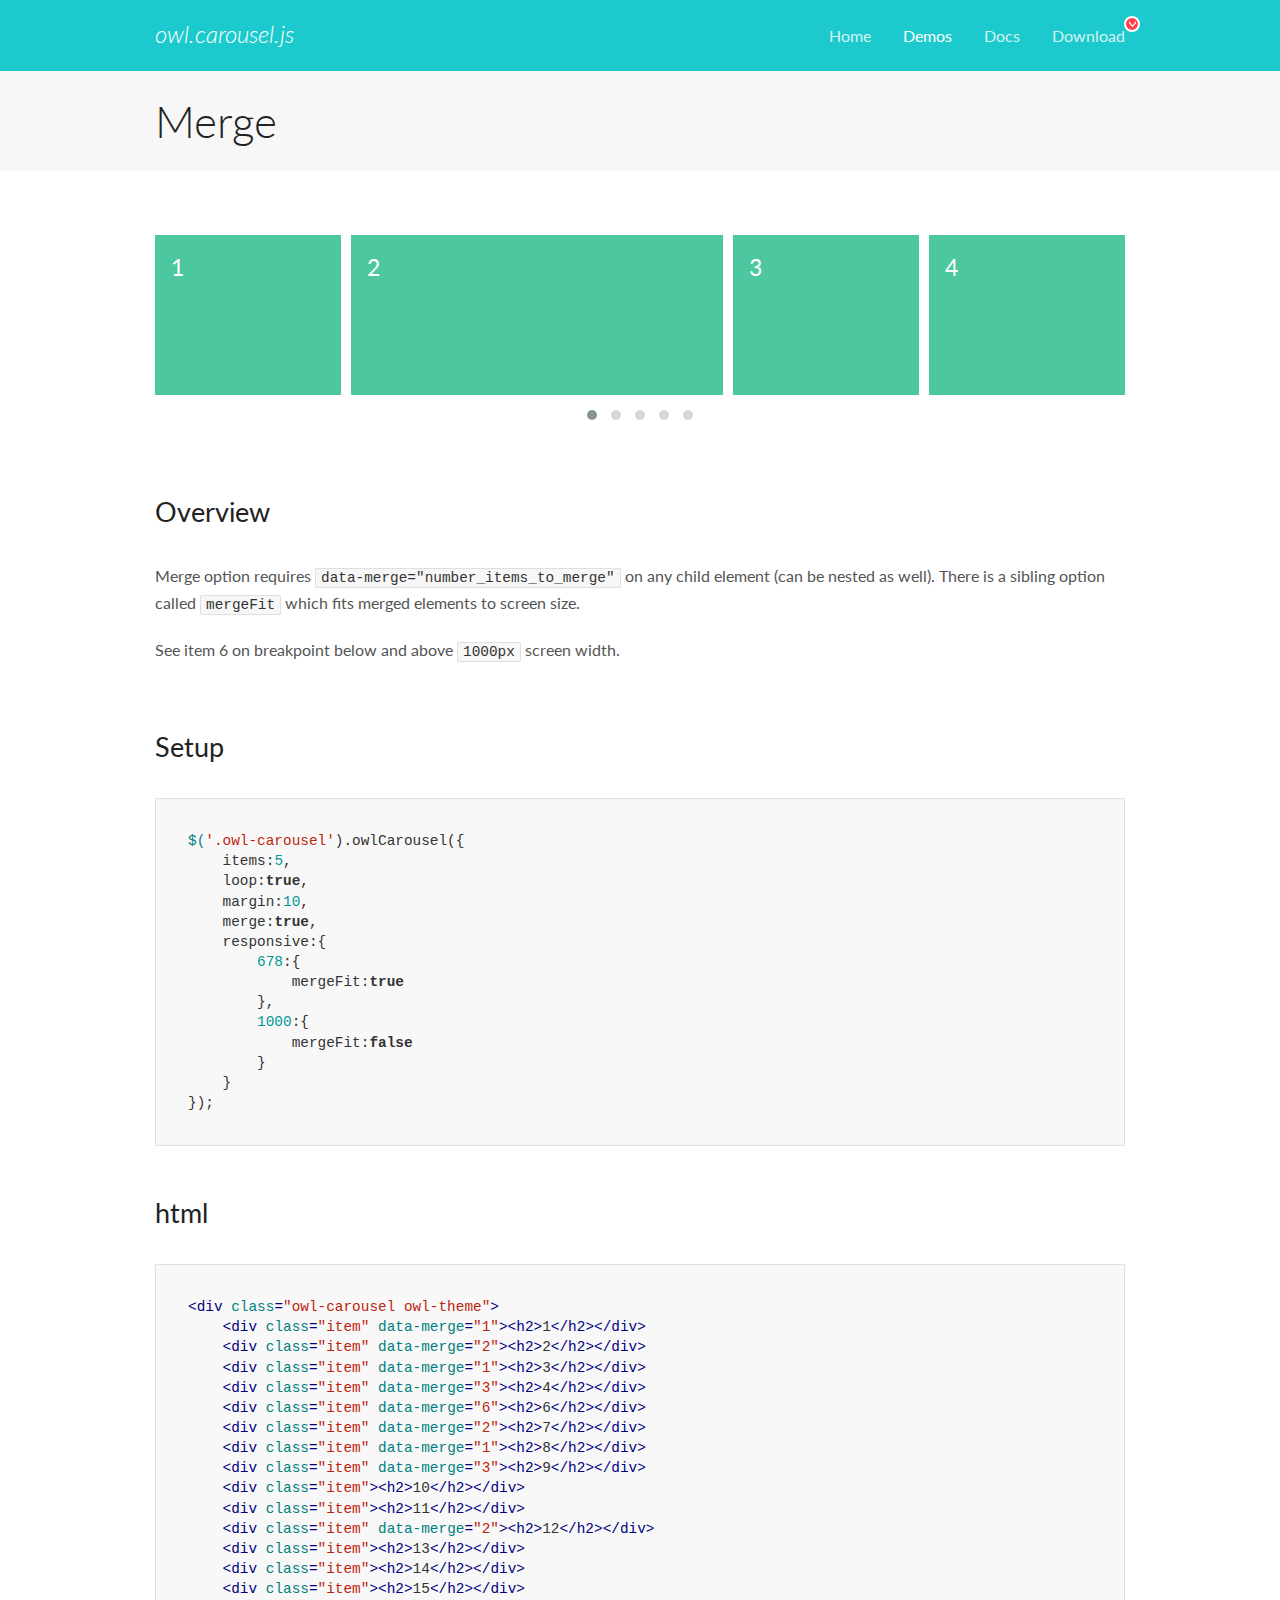
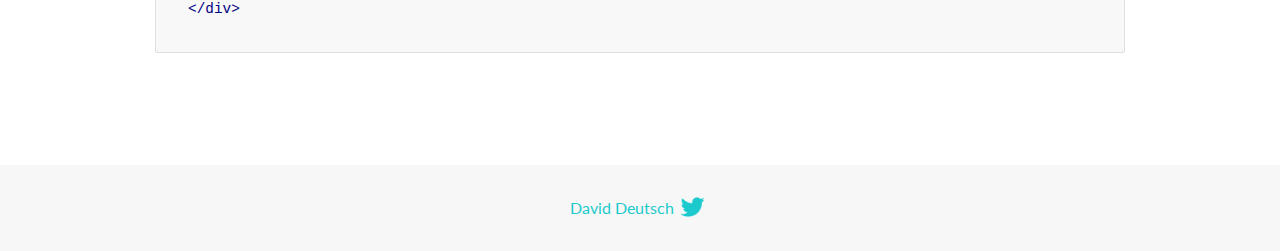
<file: OwlCarousel2-2.3.4/docs/demos/merge.html>
<!DOCTYPE html>
<html lang="en">
  <head>

    <!-- head -->
    <meta charset="utf-8">
    <meta name="msapplication-tap-highlight" content="no" />
    <meta name="viewport" content="width=device-width, initial-scale=1.0" />
    <meta name="description" content="Merge Items">
    <meta name="author" content="David Deutsch">
    <title>
      Merge Demo | Owl Carousel | 2.3.4
    </title>

    <!-- Stylesheets -->
    <link href='https://fonts.googleapis.com/css?family=Lato:300,400,700,400italic,300italic' rel='stylesheet' type='text/css'>
    <link rel="stylesheet" href="../assets/css/docs.theme.min.css">

    <!-- Owl Stylesheets -->
    <link rel="stylesheet" href="../assets/owlcarousel/assets/owl.carousel.min.css">
    <link rel="stylesheet" href="../assets/owlcarousel/assets/owl.theme.default.min.css">

    <!-- HTML5 shim and Respond.js IE8 support of HTML5 elements and media queries -->

    <!--[if lt IE 9]>
      <script src="https://oss.maxcdn.com/libs/html5shiv/3.7.0/html5shiv.js"></script>
      <script src="https://oss.maxcdn.com/libs/respond.js/1.3.0/respond.min.js"></script>
    <![endif]-->

    <!-- Favicons -->
    <link rel="apple-touch-icon-precomposed" sizes="144x144" href="../assets/ico/apple-touch-icon-144-precomposed.png">
    <link rel="shortcut icon" href="../assets/ico/favicon.png">
    <link rel="shortcut icon" href="favicon.ico">

    <!-- Yeah i know js should not be in header. Its required for demos.-->

    <!-- javascript -->
    <script src="../assets/vendors/jquery.min.js"></script>
    <script src="../assets/owlcarousel/owl.carousel.js"></script>
  </head>
  <body>

    <!-- header -->
    <header class="header">
      <div class="row">
        <div class="large-12 columns">
          <div class="brand left">
            <h3>
              <a href="/OwlCarousel2/">owl.carousel.js</a> 
            </h3>
          </div>
          <a id="toggle-nav" class="right">
            <span></span> <span></span> <span></span> 
          </a> 
          <div class="nav-bar">
            <ul class="clearfix">
              <li> <a href="/OwlCarousel2/index.html">Home</a>  </li>
              <li class="active">
                <a href="/OwlCarousel2/demos/demos.html">Demos</a> 
              </li>
              <li> <a href="/OwlCarousel2/docs/started-welcome.html">Docs</a>  </li>
              <li>
                <a href="https://github.com/OwlCarousel2/OwlCarousel2/archive/2.3.4.zip">Download</a> 
                <span class="download"></span> 
              </li>
            </ul>
          </div>
        </div>
      </div>
    </header>

    <!-- title -->
    <section class="title">
      <div class="row">
        <div class="large-12 columns">
          <h1>Merge</h1>
        </div>
      </div>
    </section>

    <!--  Demos -->
    <section id="demos">
      <div class="row">
        <div class="large-12 columns">
          <div class="owl-carousel owl-theme">
            <div class="item" data-merge="1">
              <h4>1</h4>
            </div>
            <div class="item" data-merge="2">
              <h4>2</h4>
            </div>
            <div class="item" data-merge="1">
              <h4>3</h4>
            </div>
            <div class="item" data-merge="3">
              <h4>4</h4>
            </div>
            <div class="item" data-merge="6">
              <h4>6</h4>
            </div>
            <div class="item" data-merge="2">
              <h4>7</h4>
            </div>
            <div class="item" data-merge="1">
              <h4>8</h4>
            </div>
            <div class="item" data-merge="3">
              <h4>9</h4>
            </div>
            <div class="item">
              <h4>10</h4>
            </div>
            <div class="item">
              <h4>11</h4>
            </div>
            <div class="item" data-merge="2">
              <h4>12</h4>
            </div>
            <div class="item">
              <h4>13</h4>
            </div>
            <div class="item">
              <h4>14</h4>
            </div>
            <div class="item">
              <h4>15</h4>
            </div>
          </div>
          <h3 id="overview">Overview</h3>
          <p>Merge option requires <code>data-merge=&quot;number_items_to_merge&quot;</code> on any child element (can be nested as well). There is a sibling option called <code>mergeFit</code> which fits merged elements to screen size. </p>
          <p>See item 6 on breakpoint below and above <code>1000px</code> screen width.</p>
          <h3 id="setup">Setup</h3>
          <pre><code>$(&#39;.owl-carousel&#39;).owlCarousel({
    items:5,
    loop:true,
    margin:10,
    merge:true,
    responsive:{
        678:{
            mergeFit:true
        },
        1000:{
            mergeFit:false
        }
    }
});</code></pre>
          <h3 id="html">html</h3>
          <pre><code>&lt;div class=&quot;owl-carousel owl-theme&quot;&gt;
    &lt;div class=&quot;item&quot; data-merge=&quot;1&quot;&gt;&lt;h2&gt;1&lt;/h2&gt;&lt;/div&gt;
    &lt;div class=&quot;item&quot; data-merge=&quot;2&quot;&gt;&lt;h2&gt;2&lt;/h2&gt;&lt;/div&gt;
    &lt;div class=&quot;item&quot; data-merge=&quot;1&quot;&gt;&lt;h2&gt;3&lt;/h2&gt;&lt;/div&gt;
    &lt;div class=&quot;item&quot; data-merge=&quot;3&quot;&gt;&lt;h2&gt;4&lt;/h2&gt;&lt;/div&gt;
    &lt;div class=&quot;item&quot; data-merge=&quot;6&quot;&gt;&lt;h2&gt;6&lt;/h2&gt;&lt;/div&gt;
    &lt;div class=&quot;item&quot; data-merge=&quot;2&quot;&gt;&lt;h2&gt;7&lt;/h2&gt;&lt;/div&gt;
    &lt;div class=&quot;item&quot; data-merge=&quot;1&quot;&gt;&lt;h2&gt;8&lt;/h2&gt;&lt;/div&gt;
    &lt;div class=&quot;item&quot; data-merge=&quot;3&quot;&gt;&lt;h2&gt;9&lt;/h2&gt;&lt;/div&gt;
    &lt;div class=&quot;item&quot;&gt;&lt;h2&gt;10&lt;/h2&gt;&lt;/div&gt;
    &lt;div class=&quot;item&quot;&gt;&lt;h2&gt;11&lt;/h2&gt;&lt;/div&gt;
    &lt;div class=&quot;item&quot; data-merge=&quot;2&quot;&gt;&lt;h2&gt;12&lt;/h2&gt;&lt;/div&gt;
    &lt;div class=&quot;item&quot;&gt;&lt;h2&gt;13&lt;/h2&gt;&lt;/div&gt;
    &lt;div class=&quot;item&quot;&gt;&lt;h2&gt;14&lt;/h2&gt;&lt;/div&gt;
    &lt;div class=&quot;item&quot;&gt;&lt;h2&gt;15&lt;/h2&gt;&lt;/div&gt;
&lt;/div&gt;</code></pre>
          <script>
            $(document).ready(function() {
              $('.owl-carousel').owlCarousel({
                items: 5,
                loop: true,
                margin: 10,
                merge: true,
                responsive: {
                  678: {
                    mergeFit: true
                  },
                  1000: {
                    mergeFit: false
                  }
                }
              });
            })
          </script>
        </div>
      </div>
    </section>

    <!-- footer -->
    <footer class="footer">
      <div class="row">
        <div class="large-12 columns">
          <h5>
            <a href="/OwlCarousel2/docs/support-contact.html">David Deutsch</a> 
            <a id="custom-tweet-button" href="https://twitter.com/share?url=https://github.com/OwlCarousel2/OwlCarousel2&text=Owl Carousel - This is so awesome! " target="_blank"></a> 
          </h5>
        </div>
      </div>
    </footer>

    <!-- vendors -->
    <script src="../assets/vendors/highlight.js"></script>
    <script src="../assets/js/app.js"></script>
  </body>
</html>
</file>
<file: css/simpletextrotator.css>
.rotating {
  display: inline-block;
  -webkit-transform-style: preserve-3d;
  -moz-transform-style: preserve-3d;
  -ms-transform-style: preserve-3d;
  -o-transform-style: preserve-3d;
  transform-style: preserve-3d;
  -webkit-transform: rotateX(0) rotateY(0) rotateZ(0);
  -moz-transform: rotateX(0) rotateY(0) rotateZ(0);
  -ms-transform: rotateX(0) rotateY(0) rotateZ(0);
  -o-transform: rotateX(0) rotateY(0) rotateZ(0);
  transform: rotateX(0) rotateY(0) rotateZ(0);
  -webkit-transition: 0.5s;
  -moz-transition: 0.5s;
  -ms-transition: 0.5s;
  -o-transition: 0.5s;
  transition: 0.5s;
  -webkit-transform-origin-x: 50%;
}

.rotating.flip {
  position: relative;
}

.rotating .front, .rotating .back {
  left: 0;
  top: 0;
  -webkit-backface-visibility: hidden;
  -moz-backface-visibility: hidden;
  -ms-backface-visibility: hidden;
  -o-backface-visibility: hidden;
  backface-visibility: hidden;
}

.rotating .front {
  position: absolute;
  display: inline-block;
  -webkit-transform: translate3d(0,0,1px);
  -moz-transform: translate3d(0,0,1px);
  -ms-transform: translate3d(0,0,1px);
  -o-transform: translate3d(0,0,1px);
  transform: translate3d(0,0,1px);
}

.rotating.flip .front {
  z-index: 1;
}

.rotating .back {
  display: block;
  opacity: 0;
}

.rotating.spin {
  -webkit-transform: rotate(360deg) scale(0);
  -moz-transform: rotate(360deg) scale(0);
  -ms-transform: rotate(360deg) scale(0);
  -o-transform: rotate(360deg) scale(0);
  transform: rotate(360deg) scale(0);
}



.rotating.flip .back {
  z-index: 2;
  display: block;
  opacity: 1;
  
  -webkit-transform: rotateY(180deg) translate3d(0,0,0);
  -moz-transform: rotateY(180deg) translate3d(0,0,0);
  -ms-transform: rotateY(180deg) translate3d(0,0,0);
  -o-transform: rotateY(180deg) translate3d(0,0,0);
  transform: rotateY(180deg) translate3d(0,0,0);
}

.rotating.flip.up .back {
  -webkit-transform: rotateX(180deg) translate3d(0,0,0);
  -moz-transform: rotateX(180deg) translate3d(0,0,0);
  -ms-transform: rotateX(180deg) translate3d(0,0,0);
  -o-transform: rotateX(180deg) translate3d(0,0,0);
  transform: rotateX(180deg) translate3d(0,0,0);
}

.rotating.flip.cube .front {
  -webkit-transform: translate3d(0,0,100px) scale(0.9,0.9);
  -moz-transform: translate3d(0,0,100px) scale(0.85,0.85);
  -ms-transform: translate3d(0,0,100px) scale(0.85,0.85);
  -o-transform: translate3d(0,0,100px) scale(0.85,0.85);
  transform: translate3d(0,0,100px) scale(0.85,0.85);
}

.rotating.flip.cube .back {
  -webkit-transform: rotateY(180deg) translate3d(0,0,100px) scale(0.9,0.9);
  -moz-transform: rotateY(180deg) translate3d(0,0,100px) scale(0.85,0.85);
  -ms-transform: rotateY(180deg) translate3d(0,0,100px) scale(0.85,0.85);
  -o-transform: rotateY(180deg) translate3d(0,0,100px) scale(0.85,0.85);
  transform: rotateY(180deg) translate3d(0,0,100px) scale(0.85,0.85);
}

.rotating.flip.cube.up .back {
  -webkit-transform: rotateX(180deg) translate3d(0,0,100px) scale(0.9,0.9);
  -moz-transform: rotateX(180deg) translate3d(0,0,100px) scale(0.85,0.85);
  -ms-transform: rotateX(180deg) translate3d(0,0,100px) scale(0.85,0.85);
  -o-transform: rotateX(180deg) translate3d(0,0,100px) scale(0.85,0.85);
  transform: rotateX(180deg) translate3d(0,0,100px) scale(0.85,0.85);
}
</file>
<file: css/style.css>
body {

    font-family: 'Montserrat', sans-serif;
    overflow-x: hidden;

}
html{
    overflow-x: hidden;
}
img {
    max-width: 100%;
    height: auto;
}
h1 {
    color: white;
    padding: 230px 0 30px;
    font-weight: 800;
    font-size: 50px;
}

a:hover {
   text-decoration: none;
   -webkit-transition-duration: 0.4s; /* Safari */
   transition-duration: 0.4s;
   cursor: pointer;
  
}
.correct{
    background: green;
    text-align: center;
}

.status-fields{
    background: rgba(224, 49, 50, 1);
    color: white;
    animation: wow linear 0.5s 4;
    text-align: center;
}

@keyframes wow{
    0%{
        transform: translateY(-50);
    }
    50%{
        transform: translateY(+50);
    }
    100%{
        transform: translateY(-50);
    }
}

/*navbar 2*/
.navbar-navegar{
    background-color: white;
    width: 100%;
    z-index: 100;
    position: relative;
}

.navegar-pagina{
    display: flex;
    justify-content: flex-end;
}

.navbar-navegar .navegar-pagina li.navegar-pagina-item a{
    display: block;
    padding: 1.5em 0;
    color: #011B32;
    font-weight: bold;
}

.logo{
    width: 50%;
    /*margin-left: -315px;*/
    display: block;
    margin-top: 20px;
}

.logo-width{
    width: 20%;
}


/*/navbar 2*/

.navbar{
    justify-content: flex-end;
    padding: 0;
}

#nav {
    background-color: #011B32;
    color: white;
    z-index: 100; 
    /*height: 45px;*/
    position: relative;
}

li.nav-item , a.nav-link, .navbar-brand {
    display:flex;
    color: white;
    font-weight: 600;
    font-family: 'Montserrat', sans-serif;   
}
.navbar-brand:hover {
    color: white;
}
 a.nav-link:hover {
    color: #001F38;   
}

li {
    list-style: none;
}
.mostrar {
 display: none;
}

/* servicios*/
.servicios {
    padding: 0 0 70px 0;
}

.servicios p{
    text-align: center;
}

.servicios img{
    display: block;
    margin: auto;
}
.titulo-servicios {
    
  text-align: center;
    color: #333333;
    padding: 70px 0 0 0;
}
.subtitulo-servicios {
    text-align: center;
    padding-top: 10px;
}
.imagen-servicios{
    padding-bottom: 15px;
}
.servicios .btn-5{
    display: block;
    margin: auto;
    position: relative;
    background: rgba(224, 49, 50, 1);
    width: 250px;
    height: 40px;
    line-height: 2.5;
    /*padding: 10px;*/
    border: rgba(224, 49, 50, 1);
    color: white;
    font-weight: 400;
    font-size: 15px;
    -webkit-transition-duration: 0.4s; /* Safari */
    transition-duration: 0.4s;
    cursor: pointer;
    text-align: center;
}
.servicios .btn-5:hover{
    background: rgba(224, 49, 50, 1);
    border: rgba(224, 49, 50, 1);
    color: white;
    box-shadow: 0 12px 16px 0 rgba(0,0,0,0.24),0 17px 50px 0 rgba(0,0,0,0.19);
}
/*---------------- botones ----------------*/
a.color:hover {
    color:rgba(224, 49, 50, 1);
    -webkit-transition-duration: 0.4s; /* Safari */
    transition-duration: 0.4s;
}
a.color {
    color:white;
}
.btn-1 {
    font-weight: 400;
    margin: 50px 0 200px 16px;
    width: 185px;
    height: 40px;
    background: rgba(224, 49, 50, 1);
    border: 2px solid rgba(224, 49, 50, 1);
    color: white;
    font-size: 15px;
    -webkit-transition-duration: all 0.6s; /* Safari */
    transition-duration: all 0.6s;
    cursor: pointer;
}
.btn-1:hover, .btn-3:hover {
    background: rgba(224, 49, 50, 1);
    border: rgba(224, 49, 50, 1);
    color: white;
    box-shadow: 0 12px 16px 0 rgba(0,0,0,0.24),0 17px 50px 0 rgba(0,0,0,0.19);
}

.btn-enviar {
    background: rgba(224, 49, 50, 1);
    width: 100%;
    height: 40px;
    border: rgba(224, 49, 50, 1);
    color: white;
    font-weight: 400;
    font-size: 15px;
    -webkit-transition-duration: 0.4s; /* Safari */
    transition-duration: 0.4s;
    cursor: pointer;
}
.btn-enviar:hover {
    background: rgba(224, 49, 50, 1);
    border: rgba(224, 49, 50, 1);
    color: white;
    box-shadow: 0 12px 16px 0 rgba(0,0,0,0.24),0 17px 50px 0 rgba(0,0,0,0.19);
}

.btn-3 {
    font-weight: 600;
    margin: 40px 0 0 0;
    width: 181px;
    height: 50px;
    background: white;
    border: 2px solid white;
    color: #001F38;
    -webkit-transition-duration: all 0.6s; /* Safari */
    transition-duration: all 0.6s;
    cursor: pointer;
   
}
.btn-4{
    font-weight: 600;
    margin: 40px 0 0 0;
    width: 181px;
    height: 50px;
    background: #001F38;
    border: 2px solid white;
    color: #fff;
    -webkit-transition-duration: 0.4s; /* Safari */
    transition-duration: 0.4s;
    cursor: pointer;
}
.btn-3:hover {
    background: #001F38;
    border: 2px solid white;;
    color: white;
    box-shadow: 0 12px 16px 0 rgba(0,0,0,0.24),0 17px 50px 0 rgba(0,0,0,0.19);
}
.white {
    color:white;
}
.red{
    color: rgba(224, 49, 50, 1);
}
/*---------------- intro -----------------*/
#intro {
    z-index: 1;
    background: linear-gradient( to left,
        rgba(0,0,0, 0.6), 
        rgba(0,0,0, .2)
      ), url("../images/icons/bg-principal.jpg") no-repeat ;
    background-size: cover;
    padding: 0 0 0px 0px;
    position: relative;
}
#intro::before{
    content: "";
    position: absolute;
    top: 0;
    left: 0;
    width: 100%;
    height: 100%;
    background: rgba(0, 37, 71, .8);
}



h2.logo {
    font-weight: 800;
}
h3.subt {
    color: white;
}
h2.text-center {
    text-align: center!important;
    font-weight: 700;
}

.contacto {
    background-color: rgba(147, 143, 165, .7);
    margin: 70px 0 70px 0;
    padding: 28px;
    border-radius: 10px;
}
.contacto .contact-texto{
    line-height: 1.6;
}

h2.cont {
    font-weight: 600;
    font-size: 36px;
    color: white;
    
}
h1.text-contact{
    font-size: 1.8em;
    padding-top:0;
    padding-bottom: 0;
    text-align:center; 
}

p.text-contact-p{
    font-size:12px;
    text-align: center;
}
/* -------------Envios-----------------*/

.envios {
  background: rgba(0, 74, 115, 1);
  background-size: cover;
  background-position: center;
  background-repeat: no-repeat;
    color: white;
    padding: 70px 0;
}

.envios h3{
    font-size:12px;
}
.mostrar-1 {
    display: none !important;
}
.envios-mapa {
    color: white;
    padding: 10px 0;
    text-align: center;
}

.envios2-title {
    font-size: 2em;
    font-weight: 600;
    color: white;
    padding: 0;
}
.envios3-title{
    font-weight: 600;
    color: white;
    font-size: 18px;
    padding: 15px 0 5px 0;
}

h1.envios {
    margin-bottom: -20px;
    margin-top:-25px;
}

.mostrar-imagen-servicios {
    display: none;
}
.services-padding {
    padding: 30px 10px 30px 10px;
}

.img-servicios{
    display: block;
    margin: auto;
    padding-bottom: 15px;
    padding-top: 15px;
    /*width: 45%;*/
}

.white.strong {
    padding: 20px 0;
    text-align: center;
    font-size: 14px;
    line-height: 1.6;
}
.green {
    background: #001F38;
    color: white;
    padding-bottom: 70px;
    justify-content: center;
    text-align: center;
}
p.transportacion {
    font-size: 14px;
}
.transporte-service {
    font-weight: 600;
    text-align: center;
}
.transporte-service img {
    margin-right: 13px;
    margin-top: -31px;
}

.gray {
    background:  #EDEDED;
    text-align: center;
}
.img-world {
    padding: 60px 0 10px 0;
    text-align: center;
    justify-content: center;
}
.padding-top-cobertura{
  padding: 30px 0 10px 0;  
}

.cobertura{
    padding: 70px 0;
}

.cobertura .clientes-logo{
    display: block;
    margin:auto;
    padding-top: 20px; 
}
.cobertura .transporte-service{
    font-size: 0.9em;
    color: rgba(224, 49, 50, 1);
    padding-top: 15px;
}

.ventajas {
    background-color: #FAFAFA;
    padding: 50px 0;
}
.ventajas .img-check{
    display: block;
    margin:auto;
}

.ventajas th{
    font-weight: 100;
}
.ventajas th[scope="row"]{
    color: #8F8F8F;
}

.ventajas .btn-download{
    display: block;
    margin: auto;
    position: relative;
    background: #001F38;
    width: 30%;
    padding: 10px;
    border: #001F38;
    color: white;
    font-weight: 400;
    font-size: 15px;
    -webkit-transition-duration: 0.4s; /* Safari */
    transition-duration: 0.4s;
    cursor: pointer;
}
.ventajas .btn-download:hover{
    background: #001F38;
    border: #001F38;
    color: white;
    box-shadow: 0 12px 16px 0 rgba(0,0,0,0.24),0 17px 50px 0 rgba(0,0,0,0.19);
}
.ventajas-margen {
    padding: 100px 0;
    text-align: center;
}
.ventajas .btn-5{
    display: block;
    position: relative;
    background: rgba(224, 49, 50, 1);
    width: 250px;
    
    height: 40px;
    line-height: 2.5;
    /*padding: 10px;*/
    border: rgba(224, 49, 50, 1);
    color: white;
    font-weight: 400;
    font-size: 15px;
    -webkit-transition-duration: 0.4s; /* Safari */
    transition-duration: 0.4s;
    cursor: pointer;
    text-align: center;
    box-shadow: 0 12px 16px 0 rgba(224, 49, 50, 0.24),0 17px 50px 0 rgba(224, 49, 50, 0.24);
}
.ventajas .btn-5:hover{
    background: rgba(224, 49, 50, 1);
    border: rgba(224, 49, 50, 1);
    color: white;
    box-shadow: 0 12px 16px 0 rgba(0,0,0,0.24),0 17px 50px 0 rgba(0,0,0,0.19);
}
.content-Unidades{
    background: rgba(0, 75, 115, 1); 
    
    padding: 30px;
}
.content-Unidad-fisica{
    
    padding: 30px 0;
}
.form-control:hover , .form-control:focus {
    outline-style: none;
    color: #001F38;
    -webkit-transition-duration: 0.4s; /* Safari */
    transition-duration: 0.4s;
    box-shadow: 0 12px 16px 0 rgba(0,0,0,0.24),0 17px 50px 0 rgba(0,0,0,0.19);
}

/* -------------faq-----------------*/

footer {
    background: #001F38;
    background: linear-gradient( to left,
        rgba(0,0,0, 0.6), 
        rgba(0,0,0, .2)
      ), url("../images/icons/fondo-footer.jpg") no-repeat;
    background-size: cover;
    padding: 90px 0 70px 0;
    position: relative;
}

footer::before{
    content: '';
    position: absolute;
    width: 100%;
    height: 100%;
    top: 0;
    left: 0;
    background: rgba(0, 31, 56, .8);
}

footer a.link h5{
    font-size: 0.8em;
}

footer h3.white{
    text-align: center;
    padding-bottom: 25px;
    font-size: 1em;
    font-weight: bolder;
}

footer a.link{
    display: block;
    padding-bottom: 15px;
    color: white;
    font-size: 1.3em;
}   

footer a.link:hover{
    color: rgba(224, 49, 50, 1);
}

footer .img-logo-footer{
    padding-bottom: 20px;
}

footer ul li a h5 span{
    padding-left: 22px;
}
footer .list-footer{
    padding-left: 150px;
}
h3.footer {
    font-weight: 800;
}


@media screen and (max-width:1200px){
    h2.cont {
        font-weight: 600;
        font-size: 30px;
    }
    .btn-1 {
        font-weight: 600;
        margin: 50px 0 80px 0;
        width: 200px;
        height: 40px;
    }
    h1 {
        color: white;
        padding: 150px 0 30px;
        font-weight: 800;
        font-size: 35px;
    }
    h3.subt {
        color: white;
        font-size: 25px;
    }
    .xzoom-gallery, .xzoom-gallery2, .xzoom-gallery3, .xzoom-gallery4, .xzoom-gallery5 {
        border: 1px solid #cecece;
        margin-left: 15px;
        margin-bottom: 10px;
        height: auto;
        width: 150px;
    }
    
}

@media screen and (max-width:992px){ 
    .contacto {
        padding: 27px 10px 23px 12px;
    }
    h2.cont {
        font-weight: 600;
        font-size: 27px;
        margin-top: 11px;
    }
    .ocultar-texto-header {
      display: none;  
    }

    /*#main-nav .menu-bar{
        width: 7%;
        cursor: pointer;
        padding-top: 10px;
        padding-bottom: 10px;
    }

    #main-nav .uno, .dos, .tres{
        height: 3px;
        background: white;
        transition: all 0.5s;
    }

    .dos{
        margin: 5px 0;
    }

    .to-show .dos{
        opacity: 0;
    }

    .to-show .uno{
        -moz-transform: rotate(45deg) translate(5px, 5px);
    }

    .to-show .tres{
        -moz-transform: rotate(-45deg) translate(6px, -7px);
    }

    .to-show .navegar-pagina{
        display: block;
        transition: all 0.5s;
    }

    .navbar-navegar{
        background-color: #001F38;
        width: 100%;
    }
    
    .navegar-pagina{
        display: none;
        padding:0;
        transition: all 0.5s;
    }
    
    .navbar-navegar .navegar-pagina li.navegar-pagina-item a{
        display: block;
        padding: 1.5em 0;
        color: white;
        font-weight: bold;
        text-align: center;
    }*/
    
    .logo{
        width: 35%;
        /*margin-left: -315px;*/
        /*display: none;*/
        margin-top: 25px;
    }
    /*.servicios .btn-5{
        padding-left: 40px;
        padding-right: 40px;
    }
    .ventajas .btn-5{
        padding-left: 40px;
        padding-right: 40px;
    }*/
}

@media screen and (max-width: 991px) and (min-width: 768px){
    footer .list-footer{
        padding-left: 90px;
    }
    
}

@media screen and (min-width: 768px){
    .oculto-med-arriba{
        display: none;
    }
     .oculto-email-lg{
        display: none;
    }
    .oculto-logo-lg{
        display:none;
    }
    li.nav-item  a.nav-link.oculto-email-lg {
        display:none;
    }
}

@media screen and (max-width:767px){ 
   .oculto-1 {
       display: none;
   }
   .mostrar-1  {
       display: flex!important;
   }
   footer .list-footer{
    padding-left: 50px;
    }
    .oculto-med-abajo{
        display: none;
    }
    .content-Unidad-fisica{
        margin: 0; 
    }
    .content-Unidades{
        margin: 0; 
    }
    .navbar-navegar .navegar-pagina li.navegar-pagina-item a.oculto-email-xs{
        display: none;
    }
    a.oculto-more-xs{
        display:none;
    }
    .logo-oculto-xs{
        display:none;
    }
    .logo{
        margin-top: 0;
    }
    .navbar-navegar{
        display:none;
    }
    
    #nav {
        background-color: white;
        color: white;
        z-index: 100; 
        position: relative;
    }

    li.nav-item , a.nav-link, .navbar-brand {
        color: #001F38;
        line-height: 3;
        margin-left: 15px;
    }
}
@media screen and (max-width:550px){ 
    .xzoom-gallery, .xzoom-gallery2, .xzoom-gallery3, .xzoom-gallery4, .xzoom-gallery5 {
        border: 1px solid #cecece;
        margin-left: 5px;
        margin-bottom: 10px;
        height: auto;
        width: 80px;
    }
}

@media screen and (max-width:480px){
    footer ul li a h5 span{
        padding-left: 0;
    }
    footer .list-footer{
        padding-left: 12px;
    }
    .cobertura{
        padding: 40px 0;
    }
    
}

@media screen and (max-width:450px){ 
    .footer-text {
        text-align: center;
    }

    .ventajas-margen {
        padding: 50px 0;
        text-align: center;
    }
    .margen-ventajas-mov {
        padding: 10px;
    }
    .services-padding {
        padding: 0px 10px 20px 10px;
        text-align: center;
    }

    .nav-link {
        display: block;
        padding: .5rem .2rem;
    }
    
    h1 {
        color: white;
        padding: 150px 0 4px;
        font-weight: 800;
        font-size: 32px;
        text-align: center;
    }

    h3.subt {
        color: white;
        font-size: 18px;
        text-align: center;
    }

   
    .buttonintro {
        display: block;
        text-align: center;
    }
    .contacto {
         
         text-align: center;
    }
    .oculto {
        display: none;
    }
    .ocultar-footer-web {
        display: none;
    }
    a.ocultar-3e {
        display: none;
    }
       
    .mostrar-imagen-servicios {
        display: inline-block;
        text-align: center;
        margin-bottom: 10px;
    }
    p.peque {
        font-size: 12px;
    }
    .centrar {
        justify-content: center;
    }

    h3.faq {
        padding: 0 0 29px 32px;
    }
    .mostrar {
        display: inline-block;
        text-align: left;
    }
    .mostrar-icons {
        display: inline-block;
        text-align: left;
    }
    h6.ocultar{
        display: none;
    }
  
    .margen-movil {
        margin: 10px 10px -35px 0;
        color: white;
    }

    footer {
        padding: 40px 0 0 0;   
    }  
}

@media screen and (max-width:361px){
    .navbar-navegar .navegar-pagina li.navegar-pagina-item a{
        font-size: 14px;
    }
}
</file>
